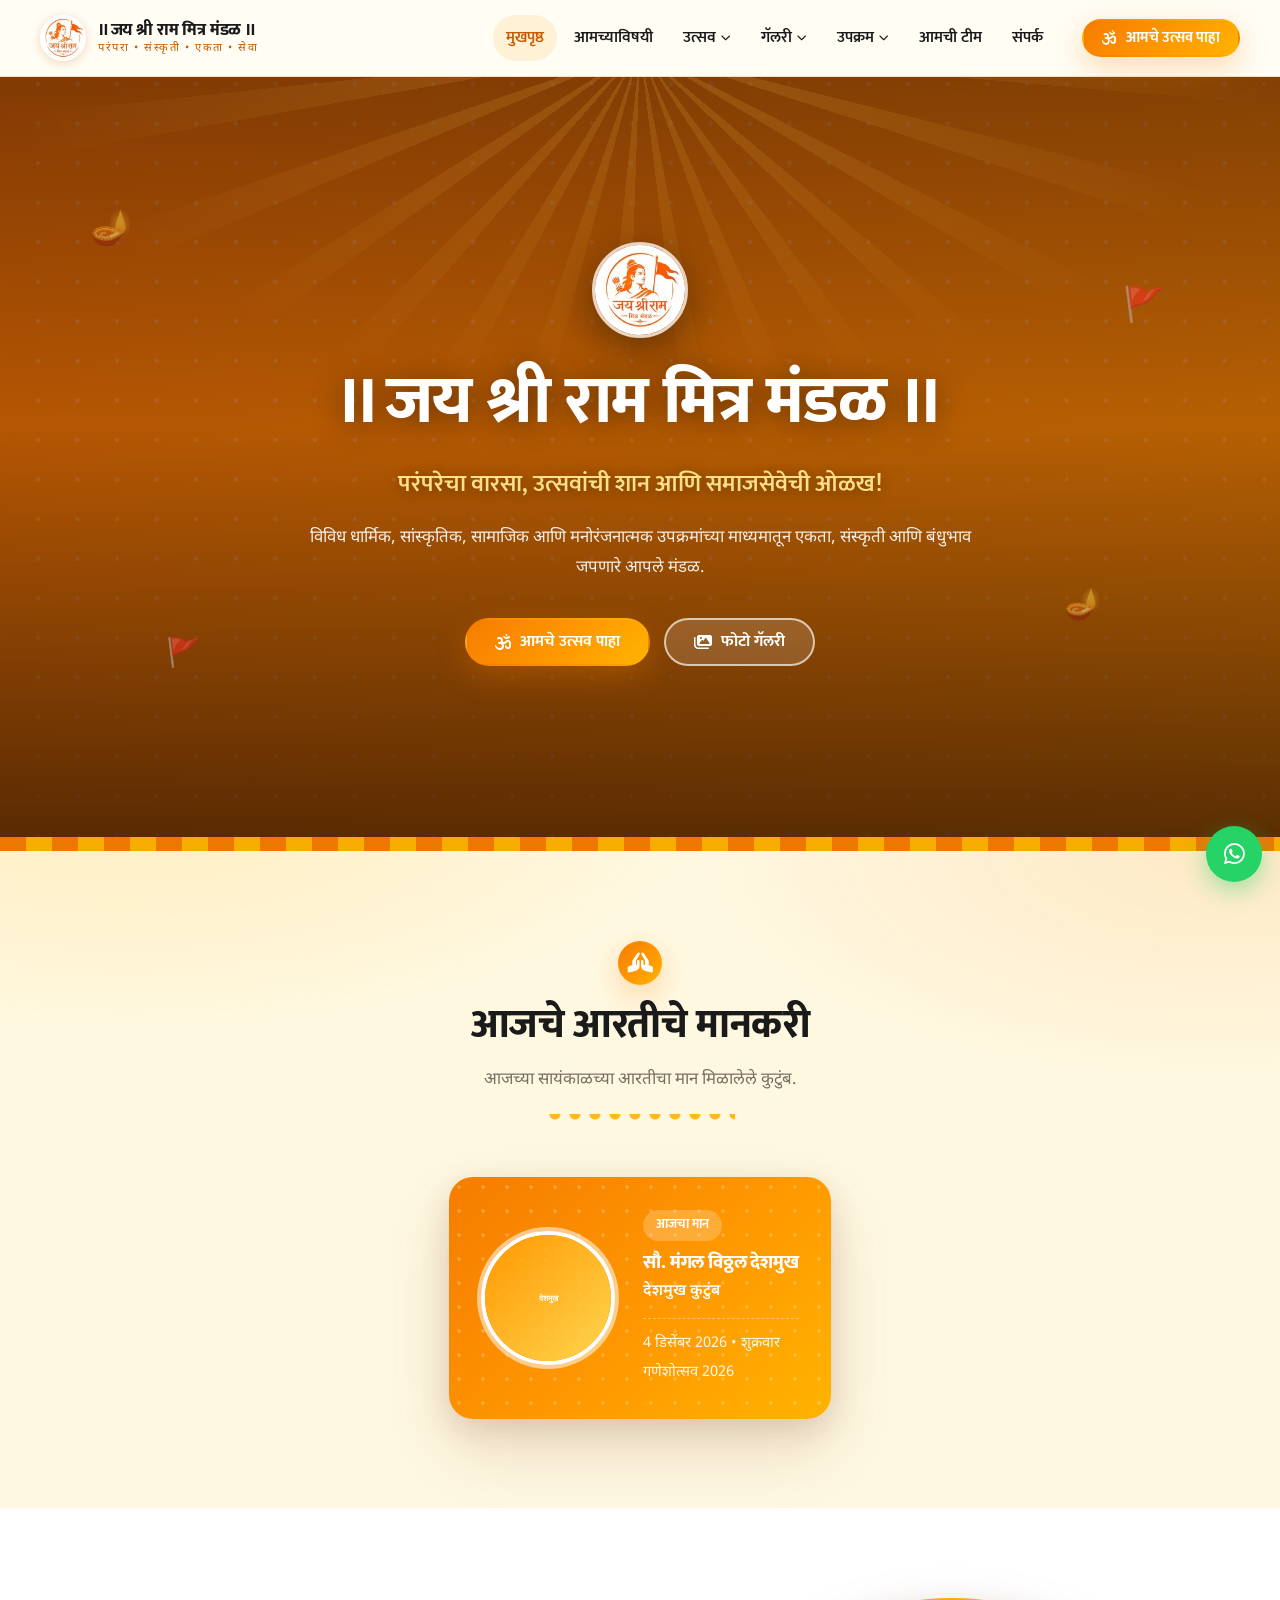
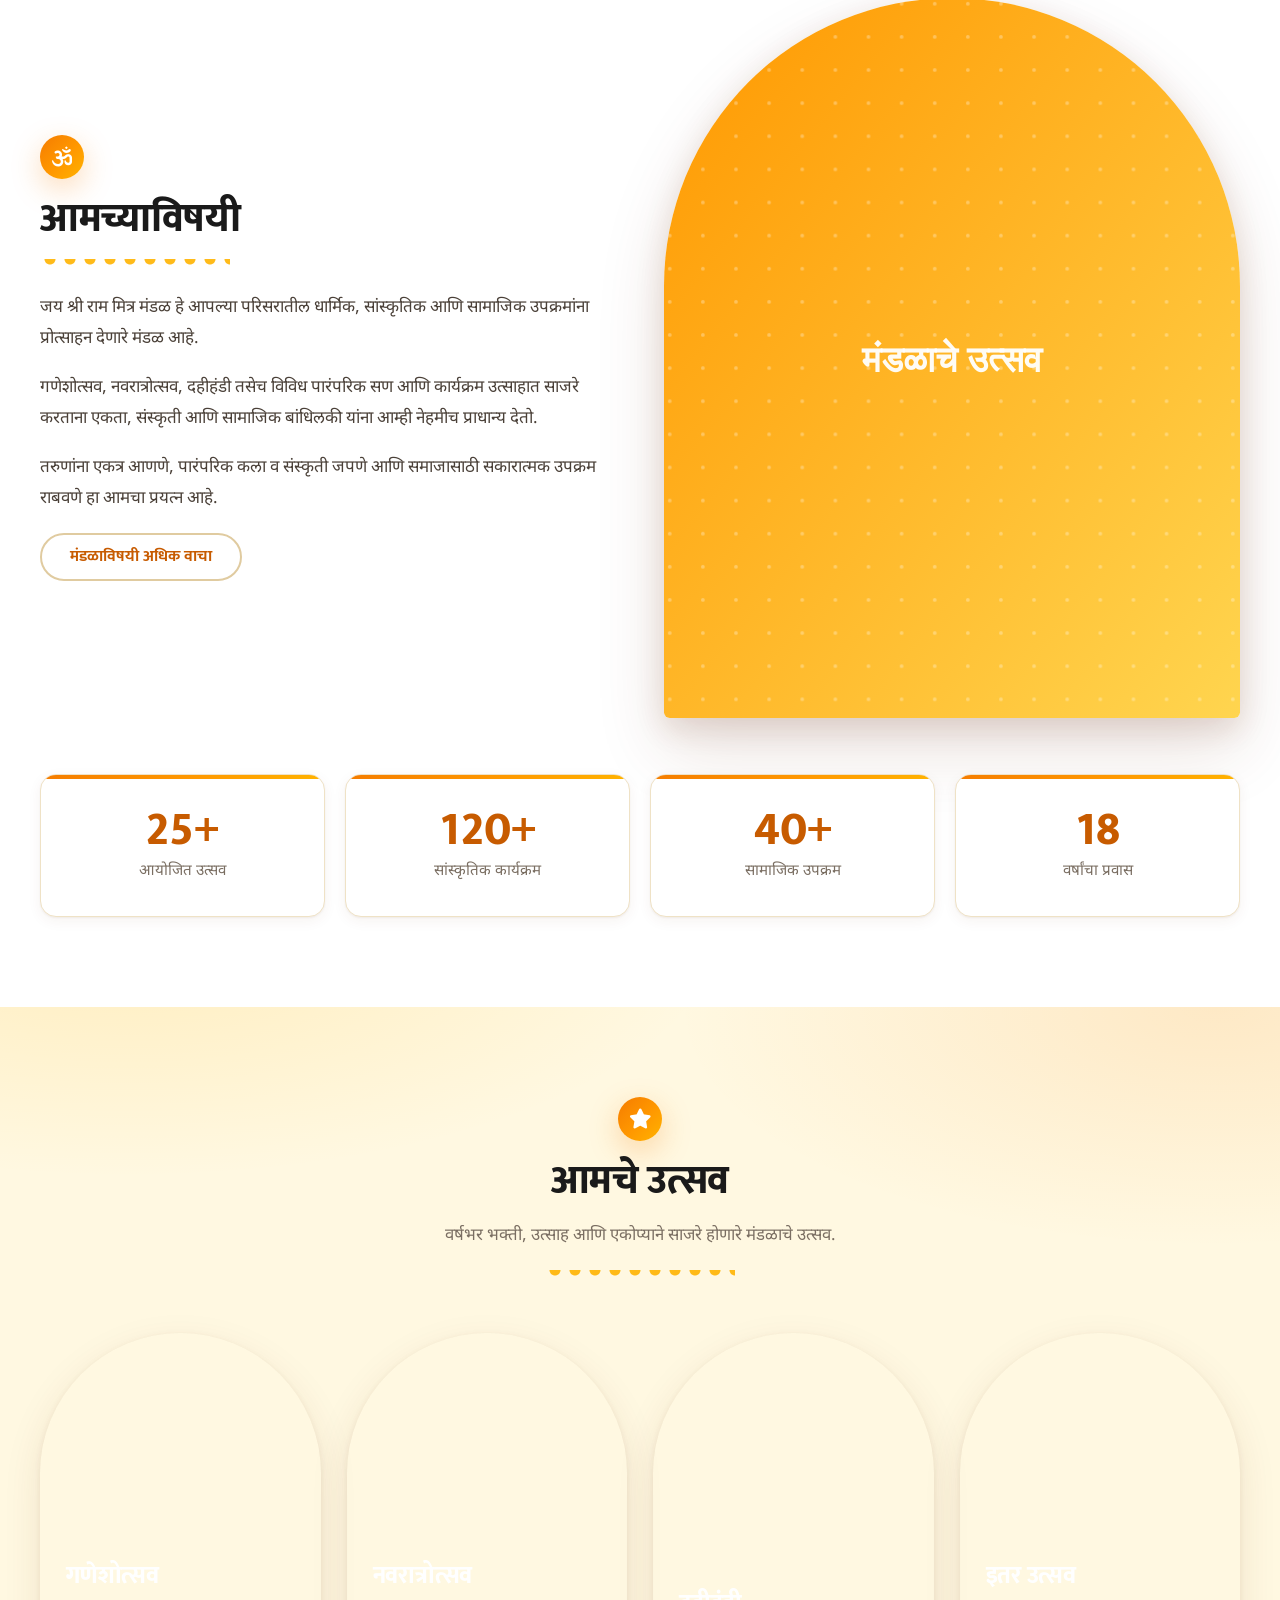
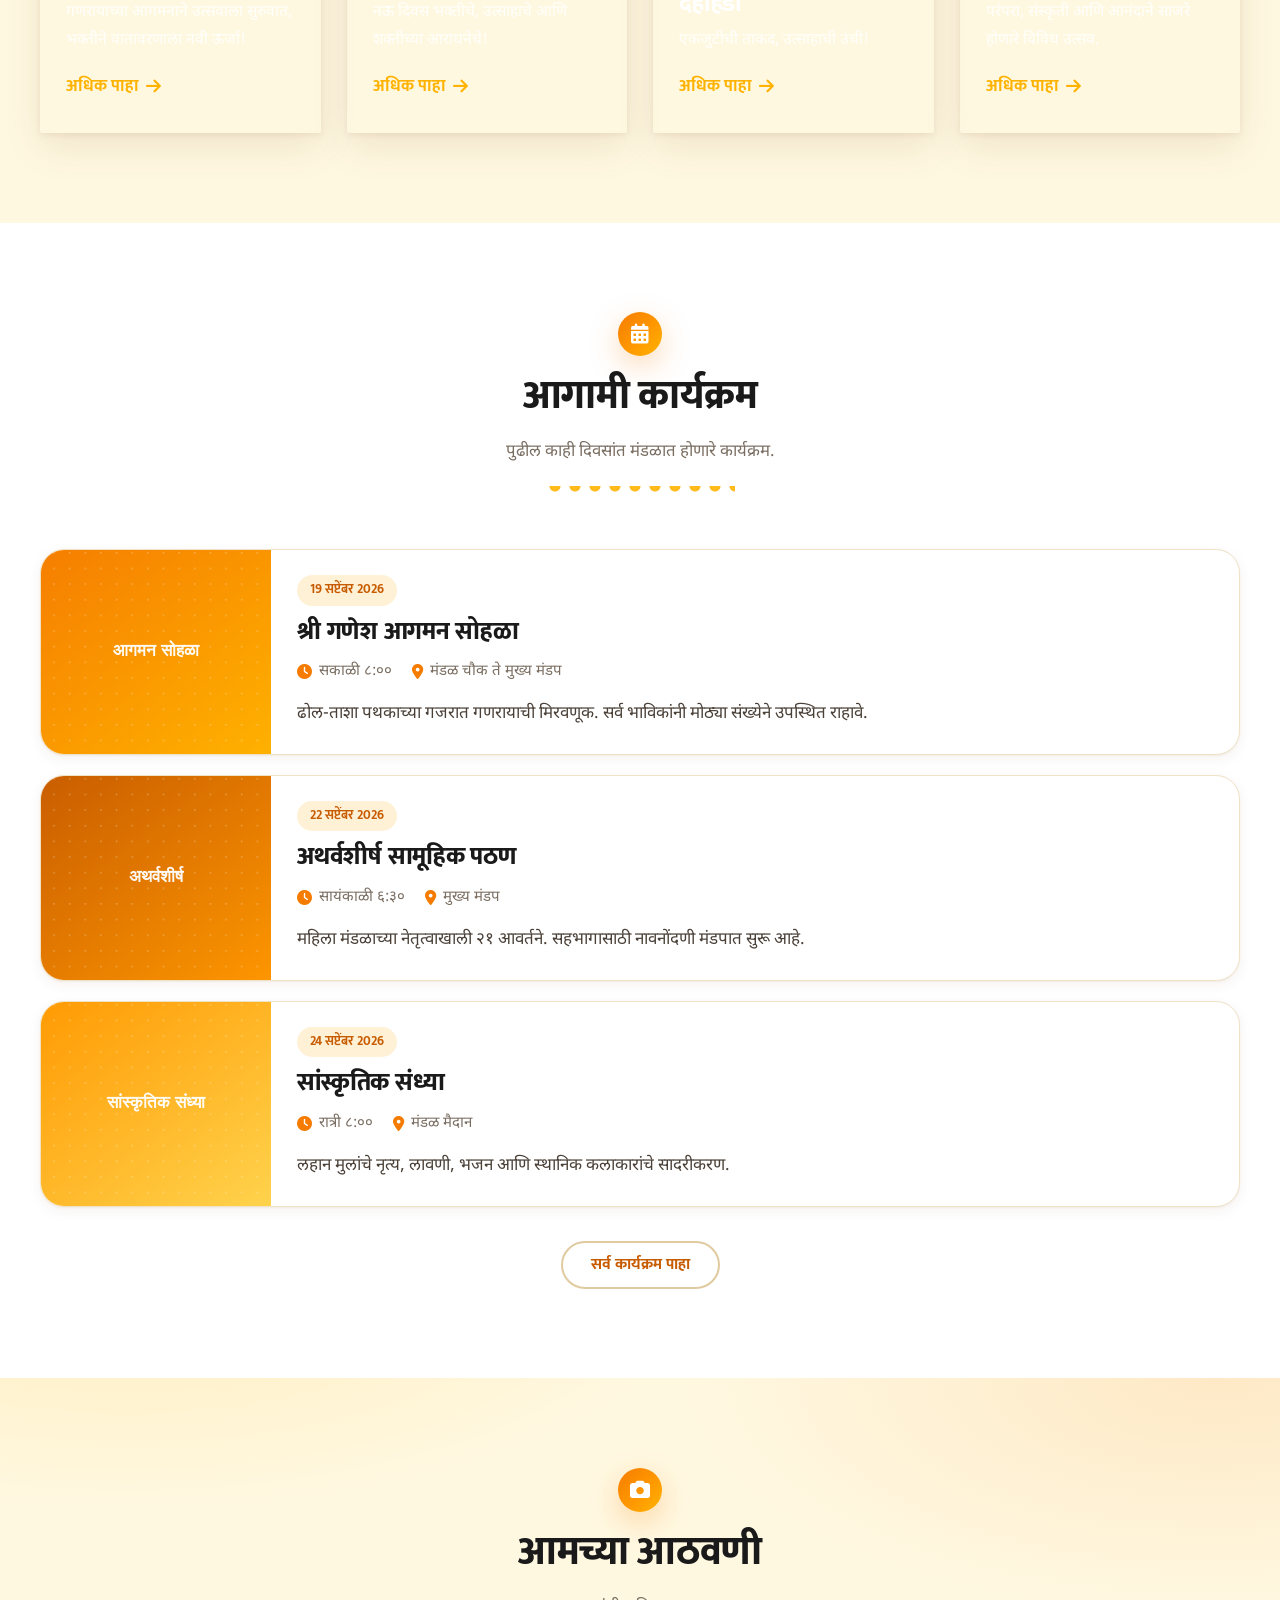
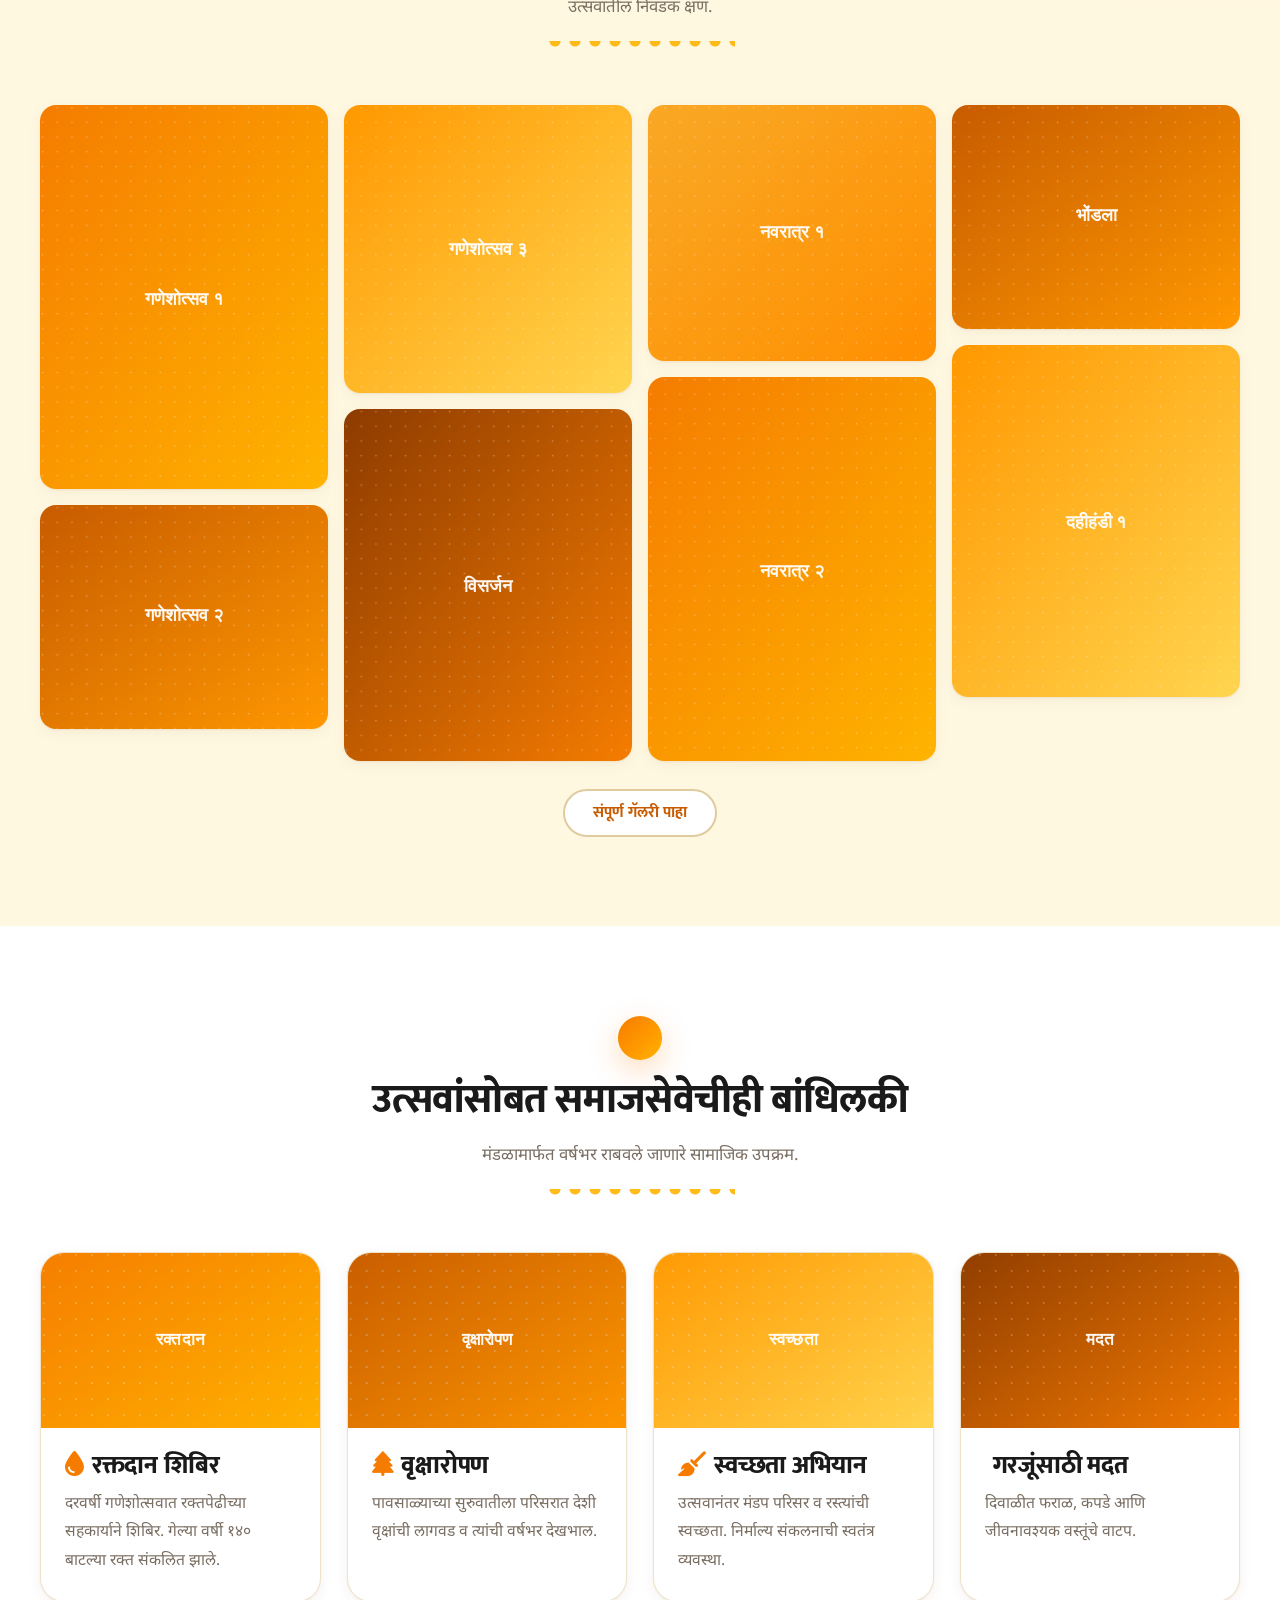
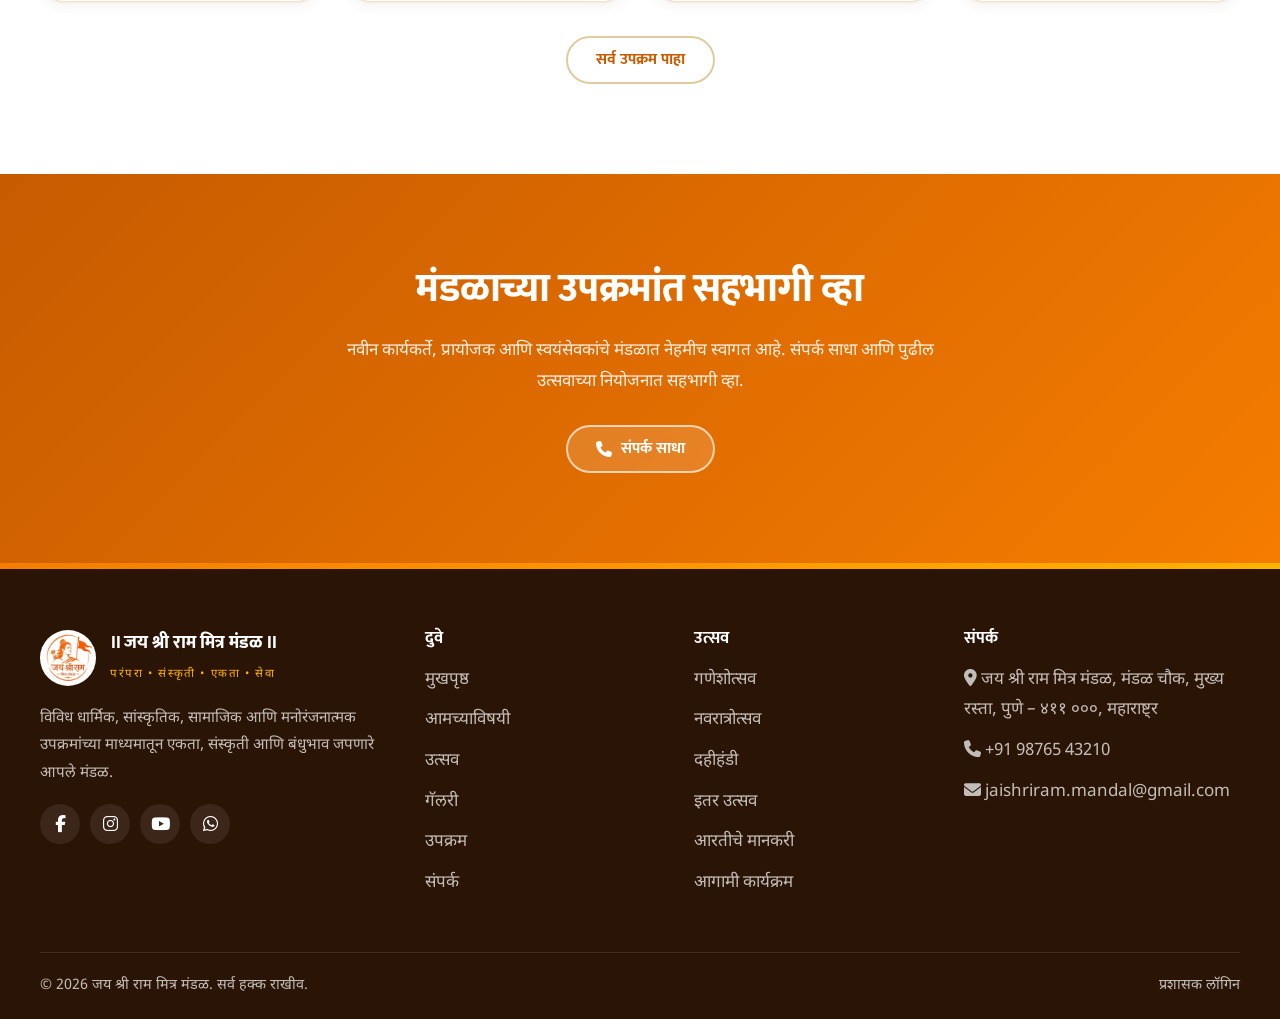
<file: index.html>
<!DOCTYPE html>
<html lang="mr">
<head>
<meta charset="UTF-8">
<meta name="viewport" content="width=device-width, initial-scale=1">
<title>जय श्री राम मित्र मंडळ | गणेशोत्सव | नवरात्रोत्सव | दहीहंडी</title>
<meta name="description" content="जय श्री राम मित्र मंडळाच्या गणेशोत्सव, नवरात्रोत्सव, दहीहंडी, सांस्कृतिक कार्यक्रम, सामाजिक उपक्रम, फोटो आणि व्हिडिओंची माहिती एका ठिकाणी.">
<meta name="keywords" content="जय श्री राम मित्र मंडळ, गणेशोत्सव, नवरात्रोत्सव, दहीहंडी, आरतीचे मानकरी, मराठी मंडळ">
<link rel="canonical" href="https://example.com/">
<meta property="og:type" content="website">
<meta property="og:locale" content="mr_IN">
<meta property="og:title" content="जय श्री राम मित्र मंडळ | परंपरा • संस्कृती • एकता • सेवा">
<meta property="og:description" content="गणेशोत्सव, नवरात्रोत्सव, दहीहंडी आणि सामाजिक उपक्रमांची संपूर्ण माहिती.">
<meta property="og:image" content="assets/img/logo.png">
<meta name="twitter:card" content="summary_large_image">
<meta name="theme-color" content="#F57C00">
<link rel="icon" href="assets/img/logo.png">
<link rel="preconnect" href="https://fonts.googleapis.com">
<link rel="preconnect" href="https://fonts.gstatic.com" crossorigin>
<link href="https://fonts.googleapis.com/css2?family=Mukta:wght@400;600;700;800&family=Noto+Sans+Devanagari:wght@400;500;600;700&display=swap" rel="stylesheet">
<link rel="stylesheet" href="https://cdnjs.cloudflare.com/ajax/libs/font-awesome/6.5.2/css/all.min.css">
<link rel="stylesheet" href="assets/css/style.css">
<script type="application/ld+json">
{
  "@context":"https://schema.org",
  "@type":"Organization",
  "name":"जय श्री राम मित्र मंडळ",
  "url":"https://example.com/",
  "logo":"https://example.com/assets/img/logo.png",
  "description":"धार्मिक, सांस्कृतिक आणि सामाजिक उपक्रम राबवणारे मराठी मंडळ.",
  "address":{"@type":"PostalAddress","addressLocality":"पुणे","addressRegion":"महाराष्ट्र","addressCountry":"IN"}
}
</script>
</head>
<body>
<header id="site-header"></header>

<!-- ================= HERO ================= -->
<section class="hero">
  <div class="hero__bg" id="heroBg"></div>
  <div class="hero__rays" aria-hidden="true"></div>
  <span class="floaty f1" aria-hidden="true">🪔</span>
  <span class="floaty f2" aria-hidden="true">🚩</span>
  <span class="floaty f3" aria-hidden="true">🚩</span>
  <span class="floaty f4" aria-hidden="true">🪔</span>

  <div class="hero__inner">
    <img class="hero__mark" src="assets/img/logo.png" alt="जय श्री राम मित्र मंडळ" width="96" height="96">
    <h1>॥ जय श्री राम मित्र मंडळ ॥</h1>
    <p class="hero__sub">परंपरेचा वारसा, उत्सवांची शान आणि समाजसेवेची ओळख!</p>
    <p class="hero__desc">विविध धार्मिक, सांस्कृतिक, सामाजिक आणि मनोरंजनात्मक उपक्रमांच्या माध्यमातून एकता, संस्कृती आणि बंधुभाव जपणारे आपले मंडळ.</p>
    <div class="hero__cta">
      <a class="btn btn-primary" href="#utsav"><i class="fa-solid fa-om"></i> आमचे उत्सव पाहा</a>
      <a class="btn btn-ghost" href="gallery.html"><i class="fa-solid fa-images"></i> फोटो गॅलरी</a>
    </div>
  </div>
  <div class="hero__strip" aria-hidden="true"></div>
</section>

<!-- ================= आजचे मानकरी ================= -->
<section class="section section--tint" id="todayStrip" hidden>
  <div class="wrap">
    <div class="shead center">
      <div class="kalash"><i class="fa-solid fa-hands-praying"></i></div>
      <h2>आजचे आरतीचे मानकरी</h2>
      <p>आजच्या सायंकाळच्या आरतीचा मान मिळालेले कुटुंब.</p>
      <div class="torana" aria-hidden="true"></div>
    </div>
    <div class="grid" id="todayBox"></div>
  </div>
</section>

<!-- ================= आमच्याविषयी ================= -->
<section class="section section--white" id="about">
  <div class="wrap">
    <div class="grid g-2" style="align-items:center;gap:48px">
      <div class="rv">
        <div class="shead left" style="margin-bottom:22px">
          <div class="kalash"><i class="fa-solid fa-om"></i></div>
          <h2>आमच्याविषयी</h2>
          <div class="torana" aria-hidden="true"></div>
        </div>
        <p id="ab1"></p>
        <p id="ab2"></p>
        <p id="ab3"></p>
        <a class="btn btn-outline" href="about.html">मंडळाविषयी अधिक वाचा</a>
      </div>
      <div class="rv" data-delay="140">
        <img id="aboutImg" src="" alt="मंडळाच्या उत्सवातील क्षण" loading="lazy"
             style="border-radius:999px 999px 20px 20px;box-shadow:var(--sh-3);width:100%;aspect-ratio:4/5;object-fit:cover">
      </div>
    </div>

    <div class="stats" style="margin-top:56px" id="statsBox"></div>
  </div>
</section>

<!-- ================= उत्सव ================= -->
<section class="section section--tint" id="utsav">
  <div class="wrap">
    <div class="shead center">
      <div class="kalash"><i class="fa-solid fa-star"></i></div>
      <h2>आमचे उत्सव</h2>
      <p>वर्षभर भक्ती, उत्साह आणि एकोप्याने साजरे होणारे मंडळाचे उत्सव.</p>
      <div class="torana" aria-hidden="true"></div>
    </div>
    <div class="grid g-4" id="festBox"></div>
  </div>
</section>

<!-- ================= आगामी कार्यक्रम ================= -->
<section class="section section--white">
  <div class="wrap">
    <div class="shead center">
      <div class="kalash"><i class="fa-solid fa-calendar-days"></i></div>
      <h2>आगामी कार्यक्रम</h2>
      <p>पुढील काही दिवसांत मंडळात होणारे कार्यक्रम.</p>
      <div class="torana" aria-hidden="true"></div>
    </div>
    <div class="grid" style="gap:20px" id="eventBox"></div>
    <div class="center" style="margin-top:34px"><a class="btn btn-outline" href="events.html">सर्व कार्यक्रम पाहा</a></div>
  </div>
</section>

<!-- ================= गॅलरी झलक ================= -->
<section class="section section--tint">
  <div class="wrap">
    <div class="shead center">
      <div class="kalash"><i class="fa-solid fa-camera"></i></div>
      <h2>आमच्या आठवणी</h2>
      <p>उत्सवांतील निवडक क्षण.</p>
      <div class="torana" aria-hidden="true"></div>
    </div>
    <div class="masonry" id="galBox"></div>
    <div class="center" style="margin-top:28px"><a class="btn btn-outline" href="gallery.html">संपूर्ण गॅलरी पाहा</a></div>
  </div>
</section>

<!-- ================= सामाजिक उपक्रम ================= -->
<section class="section section--white">
  <div class="wrap">
    <div class="shead center">
      <div class="kalash"><i class="fa-solid fa-hands-holding-heart"></i></div>
      <h2>उत्सवांसोबत समाजसेवेचीही बांधिलकी</h2>
      <p>मंडळामार्फत वर्षभर राबवले जाणारे सामाजिक उपक्रम.</p>
      <div class="torana" aria-hidden="true"></div>
    </div>
    <div class="grid g-4" id="socialBox"></div>
    <div class="center" style="margin-top:34px"><a class="btn btn-outline" href="social.html">सर्व उपक्रम पाहा</a></div>
  </div>
</section>

<!-- ================= CTA ================= -->
<section class="section" style="background:var(--grad-deep);color:#fff;text-align:center">
  <div class="wrap">
    <h2 style="color:#fff">मंडळाच्या उपक्रमांत सहभागी व्हा</h2>
    <p style="max-width:620px;margin:0 auto 28px;color:rgba(255,255,255,.9)">नवीन कार्यकर्ते, प्रायोजक आणि स्वयंसेवकांचे मंडळात नेहमीच स्वागत आहे. संपर्क साधा आणि पुढील उत्सवाच्या नियोजनात सहभागी व्हा.</p>
    <a class="btn btn-ghost" href="contact.html"><i class="fa-solid fa-phone"></i> संपर्क साधा</a>
  </div>
</section>

<footer id="site-footer"></footer>

<script src="assets/js/db.js"></script>
<script src="assets/js/app.js"></script>
<script>
(function(){
  var S = DB.settings();

  /* हिरो पार्श्वभूमी */
  document.getElementById('heroBg').style.backgroundImage =
    'url("' + DB.ph('', 1600, 900, 0) + '")';
  document.getElementById('aboutImg').src = DB.ph('मंडळाचे उत्सव', 800, 1000, 2);

  /* आमच्याविषयी मजकूर */
  document.getElementById('ab1').textContent = S.about1;
  document.getElementById('ab2').textContent = S.about2;
  document.getElementById('ab3').textContent = S.about3;

  /* आकडेवारी */
  var stats = [
    [S.stat_festivals,'आयोजित उत्सव','fa-om'],
    [S.stat_cultural,'सांस्कृतिक कार्यक्रम','fa-masks-theater'],
    [S.stat_social,'सामाजिक उपक्रम','fa-hands-holding-heart'],
    [S.stat_years,'वर्षांचा प्रवास','fa-calendar-check']
  ];
  document.getElementById('statsBox').innerHTML = stats.map(function(s,i){
    return '<div class="stat rv" data-delay="'+(i*90)+'"><b>'+esc(s[0])+'</b><span>'+esc(s[1])+'</span></div>';
  }).join('');

  /* आजचे मानकरी */
  var tm = DB.todayMankari();
  if (tm.length){
    document.getElementById('todayStrip').hidden = false;
    document.getElementById('todayBox').innerHTML = tm.map(function(m){
      return '<article class="mankari mankari--today">'+
        '<img class="mankari__pic" src="'+esc(m.photo)+'" alt="'+esc(m.family)+'" loading="lazy">'+
        '<div><span class="tag" style="background:rgba(255,255,255,.22);color:#fff">आजचा मान</span>'+
        '<h4 style="margin-top:10px">'+esc(m.name)+'</h4>'+
        '<div class="fam">'+esc(m.family)+'</div>'+
        '<div class="meta"><span>'+DB.fmtDate(m.date)+' • '+DB.dayName(m.date)+'</span>'+
        '<span>'+esc(m.festival)+' '+esc(m.year)+'</span></div></div></article>';
    }).join('');
  }

  /* उत्सव कार्ड */
  var fest = DB.list('festivals').filter(function(f){return f.featured;});
  document.getElementById('festBox').innerHTML = fest.map(function(f,i){
    return '<a class="fcard rv" data-bg="'+esc(f.image)+'" data-delay="'+(i*90)+'" href="'+esc(f.page)+'">'+
      '<h3>'+esc(f.name)+'</h3><p>'+esc(f.desc)+'</p>'+
      '<span class="link">अधिक पाहा <i class="fa-solid fa-arrow-right"></i></span></a>';
  }).join('');

  /* कार्यक्रम */
  var ev = DB.list('events').sort(function(a,b){return a.date<b.date?-1:1;}).slice(0,3);
  var eb = document.getElementById('eventBox');
  eb.innerHTML = ev.length ? ev.map(function(e,i){
    return '<article class="event rv" data-delay="'+(i*90)+'">'+
      '<div class="event__img"><img src="'+esc(e.image)+'" alt="'+esc(e.title)+'" loading="lazy"></div>'+
      '<div class="event__body"><span class="tag">'+DB.fmtDate(e.date)+'</span>'+
      '<h3 style="margin:10px 0 0">'+esc(e.title)+'</h3>'+
      '<div class="event__meta">'+
        '<span><i class="fa-solid fa-clock"></i> '+esc(e.time)+'</span>'+
        '<span><i class="fa-solid fa-location-dot"></i> '+esc(e.venue)+'</span></div>'+
      '<p>'+esc(e.desc)+'</p></div></article>';
  }).join('') : T.empty('अद्याप कार्यक्रम जाहीर झालेले नाहीत','पुढील कार्यक्रमाची माहिती लवकरच येथे प्रसिद्ध होईल.','fa-calendar-xmark');

  /* गॅलरी झलक */
  var ph = DB.list('photos').slice(0,8);
  document.getElementById('galBox').innerHTML = ph.map(function(p,i){
    return '<figure data-i="'+i+'"><img src="'+esc(p.url)+'" alt="'+esc(p.title)+'" loading="lazy">'+
      '<figcaption>'+esc(p.title)+'</figcaption></figure>';
  }).join('');
  document.getElementById('galBox').addEventListener('click', function(e){
    var f = e.target.closest('figure'); if(!f) return;
    openLightbox(ph, parseInt(f.dataset.i,10));
  });

  /* सामाजिक उपक्रम */
  document.getElementById('socialBox').innerHTML = DB.list('social_initiatives').slice(0,4).map(function(s,i){
    return '<article class="card rv" data-delay="'+(i*80)+'">'+
      '<div class="card__media"><img src="'+esc(s.image)+'" alt="'+esc(s.title)+'" loading="lazy"></div>'+
      '<div class="card__body"><h3><i class="fa-solid '+esc(s.icon)+'" style="color:var(--orange);margin-right:8px"></i>'+esc(s.title)+'</h3>'+
      '<p>'+esc(s.desc)+'</p></div></article>';
  }).join('');

  refreshUI();
})();
</script>
</body>
</html>
</file>
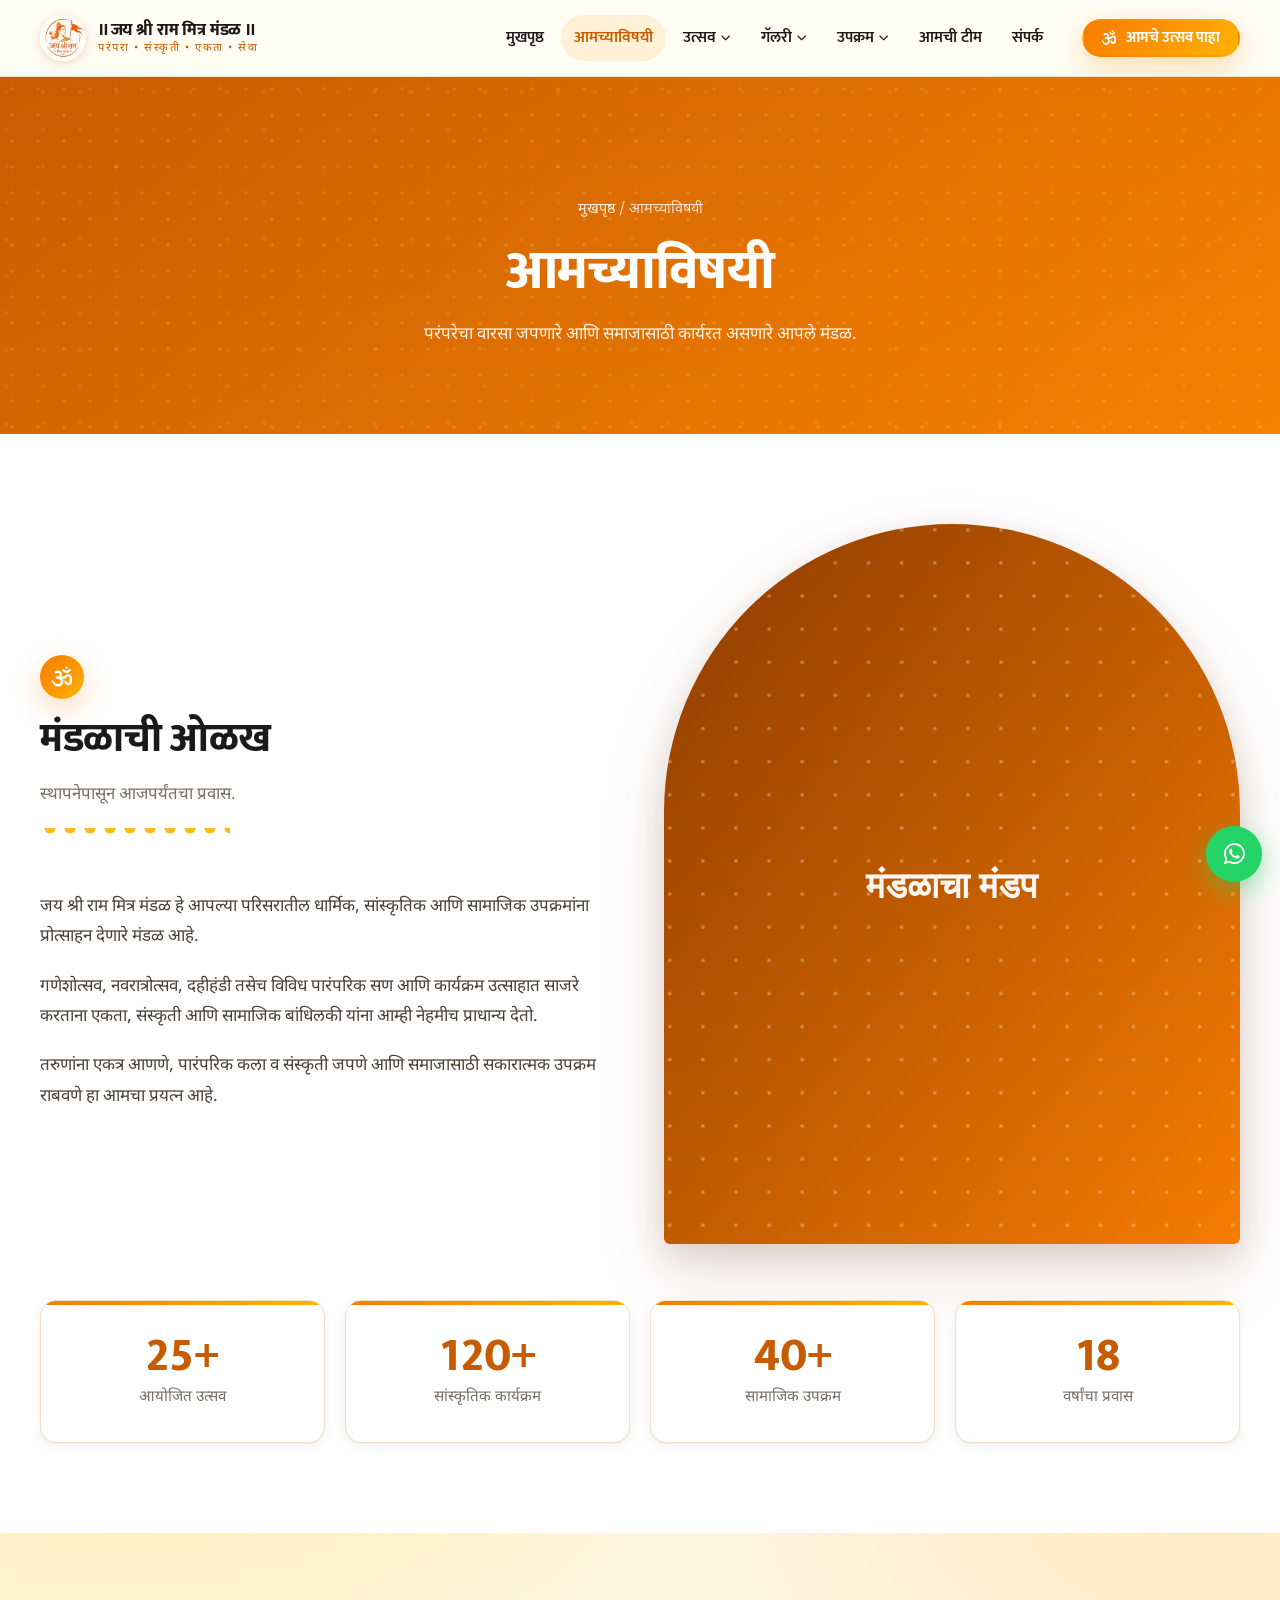
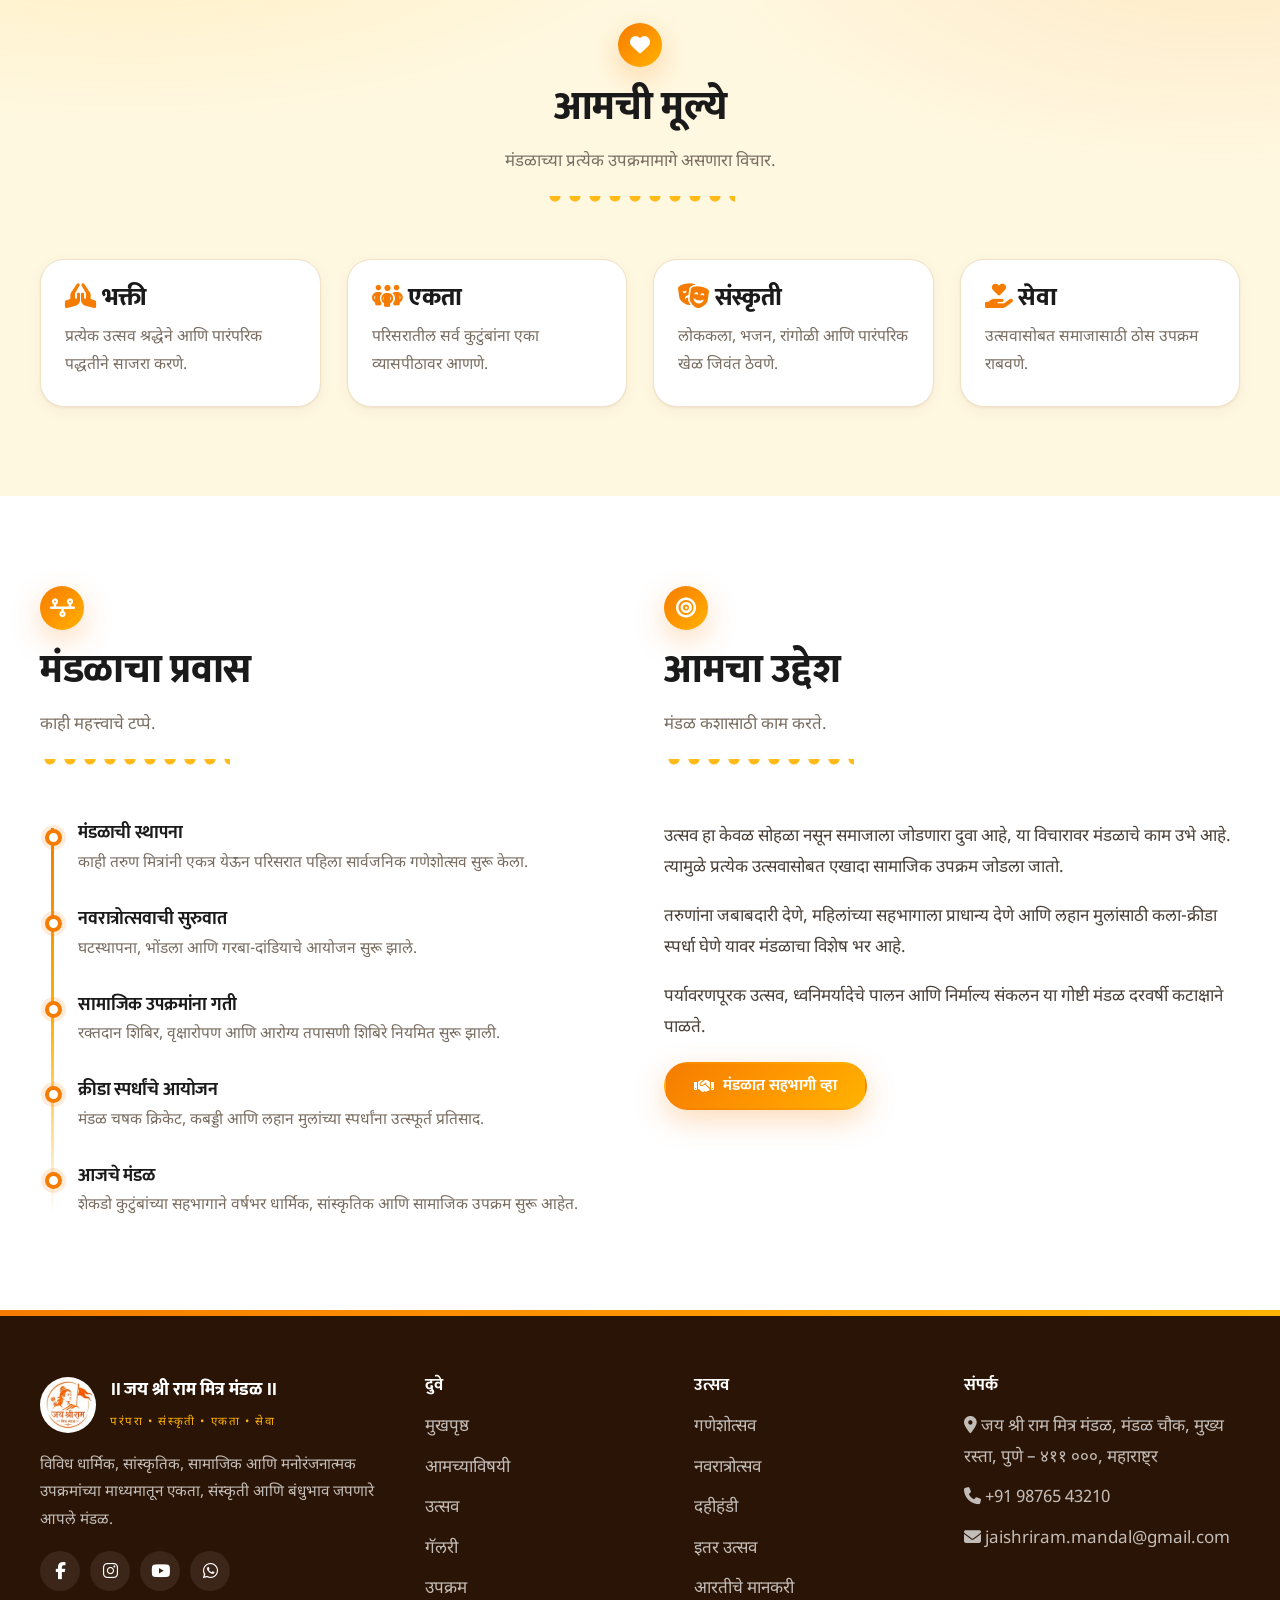
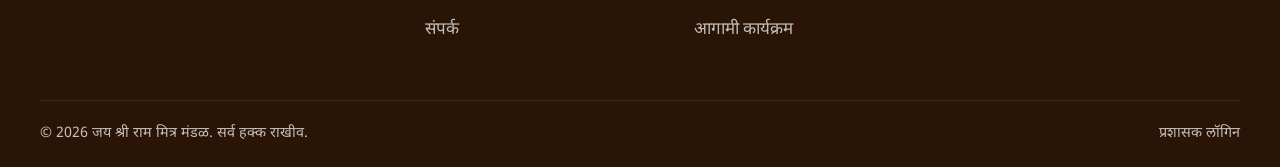
<file: about.html>
<!DOCTYPE html>
<html lang="mr">
<head>
<meta charset="UTF-8">
<meta name="viewport" content="width=device-width, initial-scale=1">
<title>आमच्याविषयी | जय श्री राम मित्र मंडळ</title>
<meta name="description" content="जय श्री राम मित्र मंडळाची ओळख, उद्देश, मूल्ये आणि आजवरचा प्रवास.">
<link rel="canonical" href="https://example.com/about.html">
<meta property="og:type" content="website">
<meta property="og:locale" content="mr_IN">
<meta property="og:title" content="आमच्याविषयी | जय श्री राम मित्र मंडळ">
<meta property="og:description" content="जय श्री राम मित्र मंडळाची ओळख, उद्देश, मूल्ये आणि आजवरचा प्रवास.">
<meta property="og:image" content="assets/img/logo.png">
<meta name="theme-color" content="#F57C00">
<link rel="icon" href="assets/img/logo.png">
<link rel="preconnect" href="https://fonts.googleapis.com">
<link rel="preconnect" href="https://fonts.gstatic.com" crossorigin>
<link href="https://fonts.googleapis.com/css2?family=Mukta:wght@400;600;700;800&family=Noto+Sans+Devanagari:wght@400;500;600;700&display=swap" rel="stylesheet">
<link rel="stylesheet" href="https://cdnjs.cloudflare.com/ajax/libs/font-awesome/6.5.2/css/all.min.css">
<link rel="stylesheet" href="assets/css/style.css">
</head>
<body>
<header id="site-header"></header>

<section class="pbanner">
  <div class="pbanner__img" id="pbImg"></div>
  <div class="wrap">
    <nav class="crumbs" aria-label="breadcrumb"><a href="index.html">मुखपृष्ठ</a> / आमच्याविषयी</nav>
    <h1>आमच्याविषयी</h1>
    <p>परंपरेचा वारसा जपणारे आणि समाजासाठी कार्यरत असणारे आपले मंडळ.</p>
  </div>
</section>

<section class="section section--white">
  <div class="wrap">
    <div class="grid g-2" style="align-items:center;gap:48px">
      <div class="rv">
        <div class="shead left"><div class="kalash"><i class="fa-solid fa-om"></i></div><h2>मंडळाची ओळख</h2><p>स्थापनेपासून आजपर्यंतचा प्रवास.</p><div class="torana" aria-hidden="true"></div></div>
        <p id="ab1"></p><p id="ab2"></p><p id="ab3"></p>
      </div>
      <div class="rv" data-delay="140">
        <img id="abImg" src="" alt="मंडळाचा मंडप" loading="lazy"
             style="border-radius:999px 999px 20px 20px;box-shadow:var(--sh-3);width:100%;aspect-ratio:4/5;object-fit:cover">
      </div>
    </div>
    <div class="stats" style="margin-top:56px" id="statsBox"></div>
  </div>
</section>

<section class="section section--tint">
  <div class="wrap">
    <div class="shead"><div class="kalash"><i class="fa-solid fa-heart"></i></div><h2>आमची मूल्ये</h2><p>मंडळाच्या प्रत्येक उपक्रमामागे असणारा विचार.</p><div class="torana" aria-hidden="true"></div></div>
    <div class="grid g-4">
      <article class="card rv"><div class="card__body"><h3><i class="fa-solid fa-hands-praying" style="color:var(--orange)"></i> भक्ती</h3><p>प्रत्येक उत्सव श्रद्धेने आणि पारंपरिक पद्धतीने साजरा करणे.</p></div></article>
      <article class="card rv" data-delay="80"><div class="card__body"><h3><i class="fa-solid fa-people-group" style="color:var(--orange)"></i> एकता</h3><p>परिसरातील सर्व कुटुंबांना एका व्यासपीठावर आणणे.</p></div></article>
      <article class="card rv" data-delay="160"><div class="card__body"><h3><i class="fa-solid fa-masks-theater" style="color:var(--orange)"></i> संस्कृती</h3><p>लोककला, भजन, रांगोळी आणि पारंपरिक खेळ जिवंत ठेवणे.</p></div></article>
      <article class="card rv" data-delay="240"><div class="card__body"><h3><i class="fa-solid fa-hand-holding-heart" style="color:var(--orange)"></i> सेवा</h3><p>उत्सवासोबत समाजासाठी ठोस उपक्रम राबवणे.</p></div></article>
    </div>
  </div>
</section>

<section class="section section--white">
  <div class="wrap grid g-2" style="gap:48px;align-items:start">
    <div class="rv">
      <div class="shead left"><div class="kalash"><i class="fa-solid fa-timeline"></i></div><h2>मंडळाचा प्रवास</h2><p>काही महत्त्वाचे टप्पे.</p><div class="torana" aria-hidden="true"></div></div>
      <ul class="tl">
        <li><h4>मंडळाची स्थापना</h4><p>काही तरुण मित्रांनी एकत्र येऊन परिसरात पहिला सार्वजनिक गणेशोत्सव सुरू केला.</p></li>
        <li><h4>नवरात्रोत्सवाची सुरुवात</h4><p>घटस्थापना, भोंडला आणि गरबा-दांडियाचे आयोजन सुरू झाले.</p></li>
        <li><h4>सामाजिक उपक्रमांना गती</h4><p>रक्तदान शिबिर, वृक्षारोपण आणि आरोग्य तपासणी शिबिरे नियमित सुरू झाली.</p></li>
        <li><h4>क्रीडा स्पर्धांचे आयोजन</h4><p>मंडळ चषक क्रिकेट, कबड्डी आणि लहान मुलांच्या स्पर्धांना उत्स्फूर्त प्रतिसाद.</p></li>
        <li><h4>आजचे मंडळ</h4><p>शेकडो कुटुंबांच्या सहभागाने वर्षभर धार्मिक, सांस्कृतिक आणि सामाजिक उपक्रम सुरू आहेत.</p></li>
      </ul>
    </div>
    <div class="rv" data-delay="120">
      <div class="shead left"><div class="kalash"><i class="fa-solid fa-bullseye"></i></div><h2>आमचा उद्देश</h2><p>मंडळ कशासाठी काम करते.</p><div class="torana" aria-hidden="true"></div></div>
      <p>उत्सव हा केवळ सोहळा नसून समाजाला जोडणारा दुवा आहे, या विचारावर मंडळाचे काम उभे आहे. त्यामुळे प्रत्येक उत्सवासोबत एखादा सामाजिक उपक्रम जोडला जातो.</p>
      <p>तरुणांना जबाबदारी देणे, महिलांच्या सहभागाला प्राधान्य देणे आणि लहान मुलांसाठी कला-क्रीडा स्पर्धा घेणे यावर मंडळाचा विशेष भर आहे.</p>
      <p>पर्यावरणपूरक उत्सव, ध्वनिमर्यादेचे पालन आणि निर्माल्य संकलन या गोष्टी मंडळ दरवर्षी कटाक्षाने पाळते.</p>
      <a class="btn btn-primary" href="contact.html"><i class="fa-solid fa-handshake"></i> मंडळात सहभागी व्हा</a>
    </div>
  </div>
</section>
<footer id="site-footer"></footer>
<script src="assets/js/db.js"></script>
<script src="assets/js/app.js"></script>
<script>
document.getElementById('pbImg').style.backgroundImage='url("'+DB.ph('',1600,700,1)+'")';

var S = DB.settings();
document.getElementById('abImg').src = DB.ph('मंडळाचा मंडप',800,1000,3);
document.getElementById('ab1').textContent=S.about1;
document.getElementById('ab2').textContent=S.about2;
document.getElementById('ab3').textContent=S.about3;
var stats=[[S.stat_festivals,'आयोजित उत्सव'],[S.stat_cultural,'सांस्कृतिक कार्यक्रम'],[S.stat_social,'सामाजिक उपक्रम'],[S.stat_years,'वर्षांचा प्रवास']];
document.getElementById('statsBox').innerHTML=stats.map(function(s,i){return '<div class="stat rv" data-delay="'+(i*90)+'"><b>'+esc(s[0])+'</b><span>'+esc(s[1])+'</span></div>';}).join('');
refreshUI();

</script>
</body>
</html>
</file>
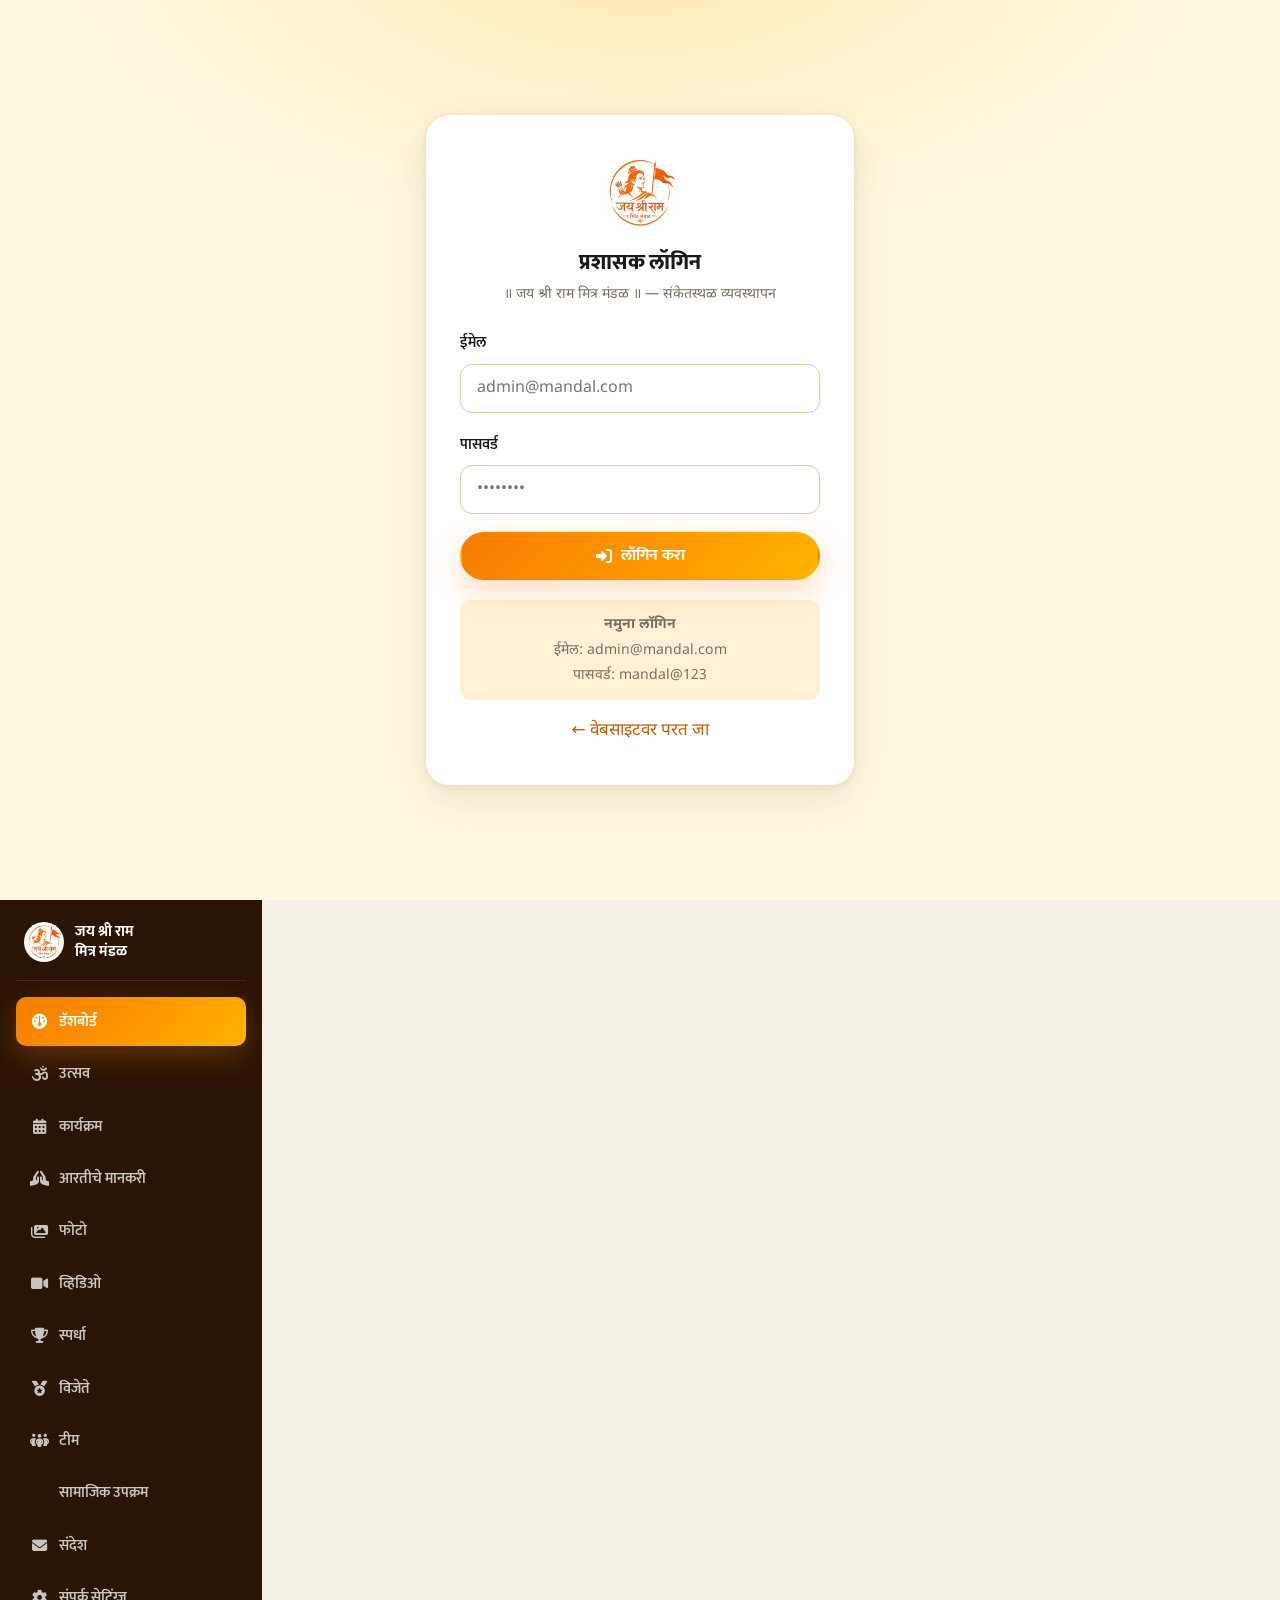
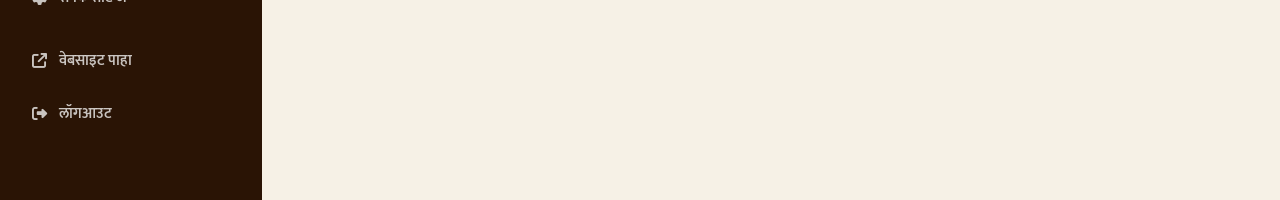
<file: admin.html>
<!DOCTYPE html>
<html lang="mr">
<head>
<meta charset="UTF-8">
<meta name="viewport" content="width=device-width, initial-scale=1">
<title>प्रशासक पॅनेल | जय श्री राम मित्र मंडळ</title>
<meta name="robots" content="noindex, nofollow">
<link rel="icon" href="assets/img/logo.png">
<link rel="preconnect" href="https://fonts.googleapis.com">
<link rel="preconnect" href="https://fonts.gstatic.com" crossorigin>
<link href="https://fonts.googleapis.com/css2?family=Mukta:wght@400;600;700;800&family=Noto+Sans+Devanagari:wght@400;500;600;700&display=swap" rel="stylesheet">
<link rel="stylesheet" href="https://cdnjs.cloudflare.com/ajax/libs/font-awesome/6.5.2/css/all.min.css">
<link rel="stylesheet" href="assets/css/style.css">
</head>
<body class="admin-body">

<!-- ================= लॉगिन ================= -->
<div class="login-wrap" id="loginView">
  <div class="login-card">
    <img src="assets/img/logo.png" alt="जय श्री राम मित्र मंडळ" width="80" height="80">
    <h2 style="font-size:1.35rem;margin-bottom:4px">प्रशासक लॉगिन</h2>
    <p class="note">॥ जय श्री राम मित्र मंडळ ॥ — संकेतस्थळ व्यवस्थापन</p>

    <div class="alert alert-bad" id="loginErr">ईमेल किंवा पासवर्ड चुकीचा आहे. पुन्हा प्रयत्न करा.</div>

    <form id="loginForm" novalidate>
      <div class="field"><label for="le">ईमेल</label>
        <input id="le" type="email" placeholder="admin@mandal.com" autocomplete="username"></div>
      <div class="field"><label for="lp">पासवर्ड</label>
        <input id="lp" type="password" placeholder="••••••••" autocomplete="current-password"></div>
      <button class="btn btn-primary btn-block" type="submit"><i class="fa-solid fa-right-to-bracket"></i> लॉगिन करा</button>
    </form>

    <p class="note" style="margin-top:20px;background:#FFF1D6;padding:12px;border-radius:10px">
      <b>नमुना लॉगिन</b><br>ईमेल: admin@mandal.com<br>पासवर्ड: mandal@123
    </p>
    <p style="margin-top:16px"><a href="index.html">&larr; वेबसाइटवर परत जा</a></p>
  </div>
</div>

<!-- ================= डॅशबोर्ड ================= -->
<div class="adm" id="adminView" hidden>
  <aside class="aside" id="aside">
    <div class="abrand">
      <img src="assets/img/logo.png" alt="" width="40" height="40">
      <b>जय श्री राम<br>मित्र मंडळ</b>
    </div>
    <nav id="anav">
      <a href="#" data-v="dash" class="on"><i class="fa-solid fa-gauge"></i> डॅशबोर्ड</a>
      <a href="#" data-v="festivals"><i class="fa-solid fa-om"></i> उत्सव</a>
      <a href="#" data-v="events"><i class="fa-solid fa-calendar-days"></i> कार्यक्रम</a>
      <a href="#" data-v="mankari"><i class="fa-solid fa-hands-praying"></i> आरतीचे मानकरी</a>
      <a href="#" data-v="photos"><i class="fa-solid fa-images"></i> फोटो</a>
      <a href="#" data-v="videos"><i class="fa-solid fa-video"></i> व्हिडिओ</a>
      <a href="#" data-v="competitions"><i class="fa-solid fa-trophy"></i> स्पर्धा</a>
      <a href="#" data-v="winners"><i class="fa-solid fa-medal"></i> विजेते</a>
      <a href="#" data-v="team"><i class="fa-solid fa-people-group"></i> टीम</a>
      <a href="#" data-v="social"><i class="fa-solid fa-hands-holding-heart"></i> सामाजिक उपक्रम</a>
      <a href="#" data-v="messages"><i class="fa-solid fa-envelope"></i> संदेश</a>
      <a href="#" data-v="settings"><i class="fa-solid fa-gear"></i> संपर्क सेटिंग्ज</a>
      <a href="index.html" style="margin-top:14px"><i class="fa-solid fa-arrow-up-right-from-square"></i> वेबसाइट पाहा</a>
      <a href="#" id="logout"><i class="fa-solid fa-right-from-bracket"></i> लॉगआउट</a>
    </nav>
  </aside>

  <main class="amain">
    <div class="abar"><button id="mburger" aria-label="मेनू"><i class="fa-solid fa-bars"></i></button>
      <b style="font-family:Mukta,sans-serif">प्रशासक पॅनेल</b></div>
    <div id="view"></div>
  </main>
</div>

<!-- मोडल -->
<div class="modal" id="modal">
  <div class="modal__box">
    <div class="modal__h"><h3 id="mTitle">नोंद</h3><button type="button" id="mX" aria-label="बंद करा">&times;</button></div>
    <div class="modal__b"><form id="mForm"></form></div>
    <div class="modal__f">
      <button class="btn btn-outline btn-sm" type="button" id="mCancel">रद्द करा</button>
      <button class="btn btn-primary btn-sm" type="button" id="mSave">जतन करा</button>
    </div>
  </div>
</div>

<div class="toast" id="toast"></div>

<script src="assets/js/db.js"></script>
<script src="assets/js/admin.js"></script>
</body>
</html>
</file>
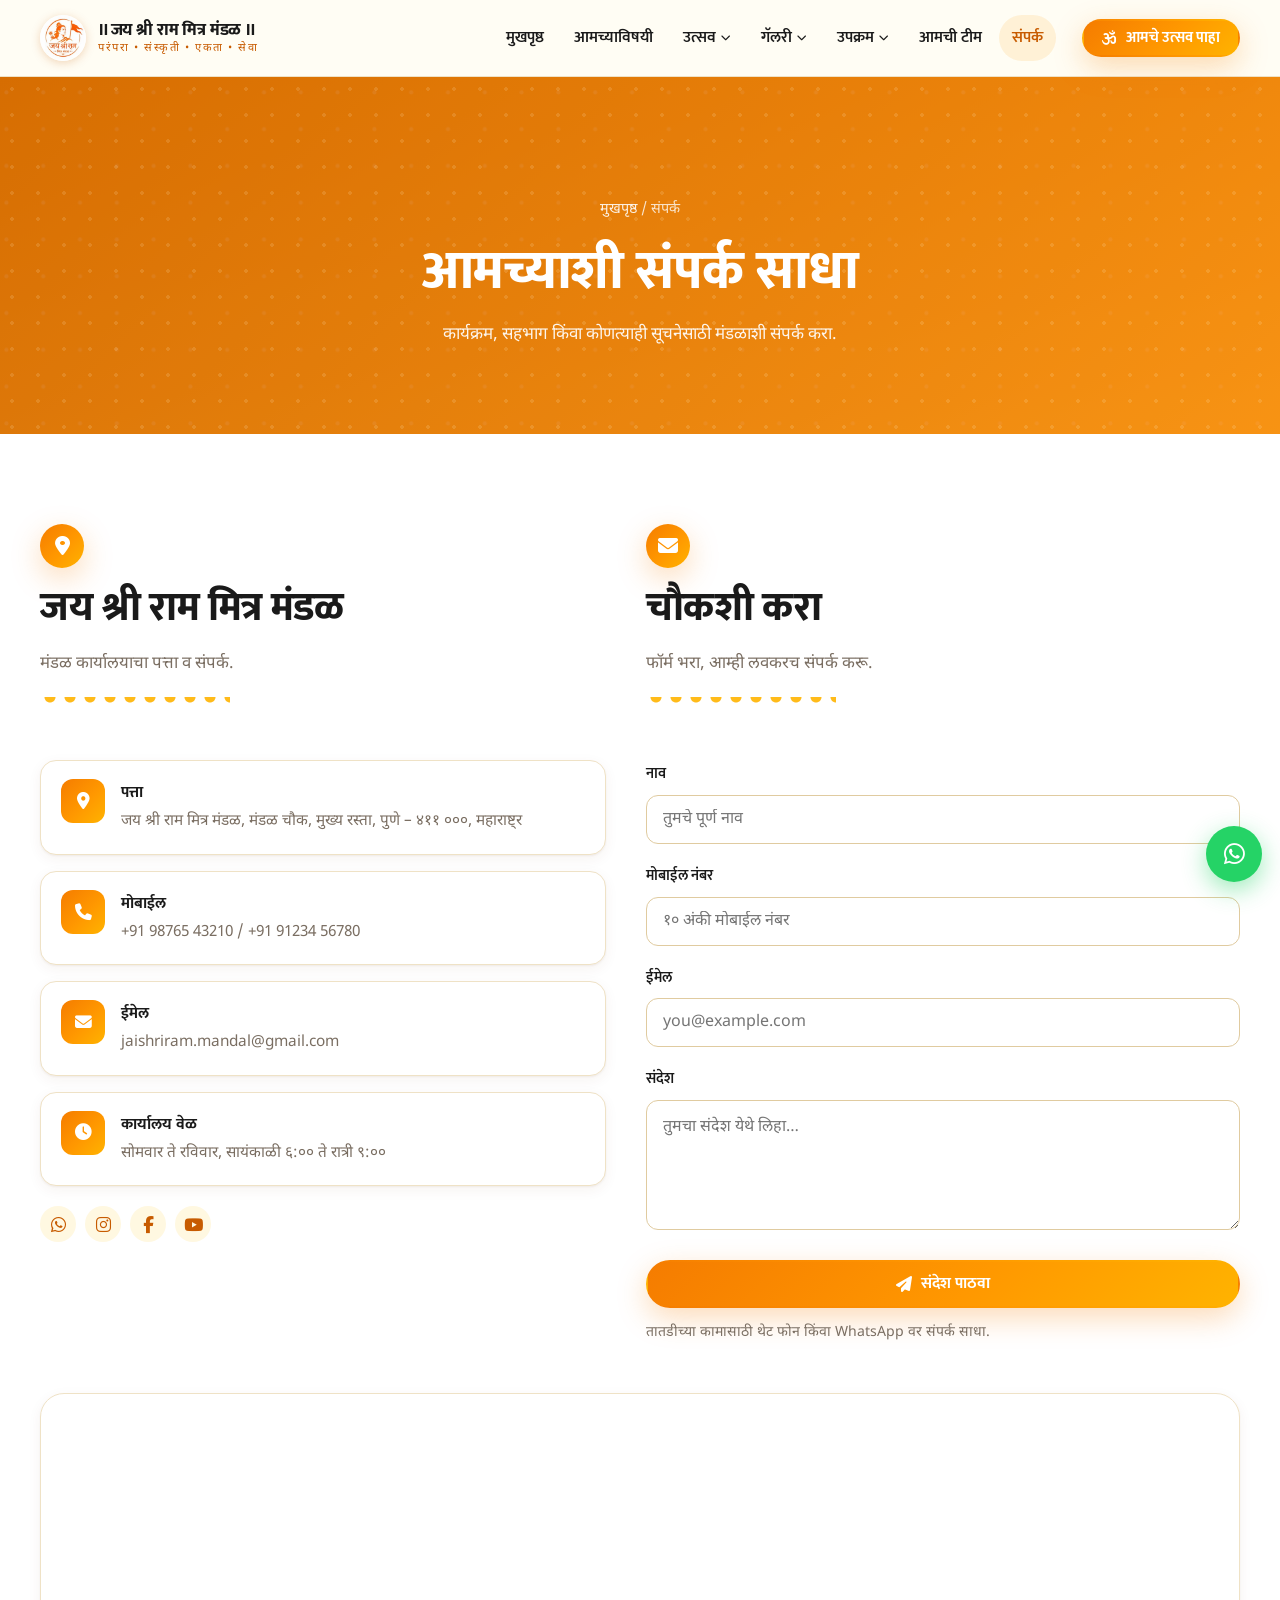
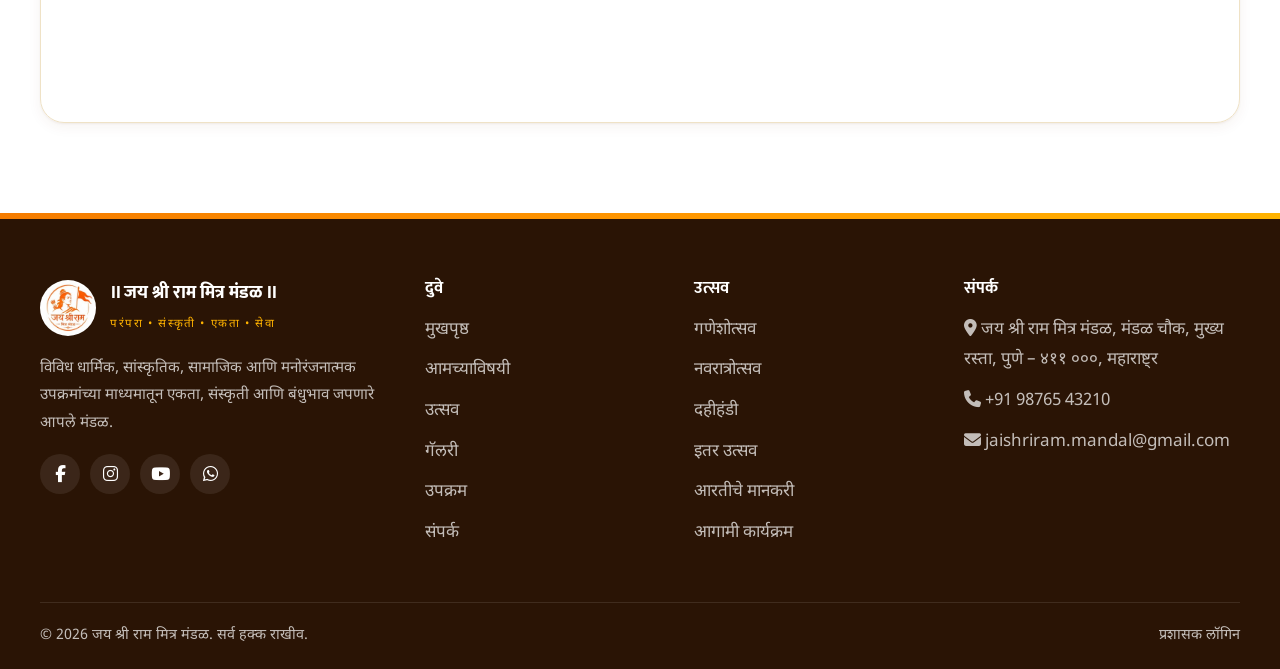
<file: contact.html>
<!DOCTYPE html>
<html lang="mr">
<head>
<meta charset="UTF-8">
<meta name="viewport" content="width=device-width, initial-scale=1">
<title>संपर्क | जय श्री राम मित्र मंडळ</title>
<meta name="description" content="जय श्री राम मित्र मंडळाचा पत्ता, मोबाईल नंबर, ईमेल आणि चौकशी फॉर्म.">
<link rel="canonical" href="https://example.com/contact.html">
<meta property="og:type" content="website">
<meta property="og:locale" content="mr_IN">
<meta property="og:title" content="संपर्क | जय श्री राम मित्र मंडळ">
<meta property="og:description" content="जय श्री राम मित्र मंडळाचा पत्ता, मोबाईल नंबर, ईमेल आणि चौकशी फॉर्म.">
<meta property="og:image" content="assets/img/logo.png">
<meta name="theme-color" content="#F57C00">
<link rel="icon" href="assets/img/logo.png">
<link rel="preconnect" href="https://fonts.googleapis.com">
<link rel="preconnect" href="https://fonts.gstatic.com" crossorigin>
<link href="https://fonts.googleapis.com/css2?family=Mukta:wght@400;600;700;800&family=Noto+Sans+Devanagari:wght@400;500;600;700&display=swap" rel="stylesheet">
<link rel="stylesheet" href="https://cdnjs.cloudflare.com/ajax/libs/font-awesome/6.5.2/css/all.min.css">
<link rel="stylesheet" href="assets/css/style.css">
</head>
<body>
<header id="site-header"></header>

<section class="pbanner">
  <div class="pbanner__img" id="pbImg"></div>
  <div class="wrap">
    <nav class="crumbs" aria-label="breadcrumb"><a href="index.html">मुखपृष्ठ</a> / संपर्क</nav>
    <h1>आमच्याशी संपर्क साधा</h1>
    <p>कार्यक्रम, सहभाग किंवा कोणत्याही सूचनेसाठी मंडळाशी संपर्क करा.</p>
  </div>
</section>

<section class="section section--white"><div class="wrap">
<div class="contact-grid">
  <div class="rv">
    <div class="shead left"><div class="kalash"><i class="fa-solid fa-location-dot"></i></div><h2>जय श्री राम मित्र मंडळ</h2><p>मंडळ कार्यालयाचा पत्ता व संपर्क.</p><div class="torana" aria-hidden="true"></div></div>
    <div class="cinfo" id="cinfo"></div>
    <div class="socials" style="justify-content:flex-start;margin-top:20px" id="csoc"></div>
  </div>

  <div class="rv" data-delay="120">
    <div class="shead left"><div class="kalash"><i class="fa-solid fa-envelope"></i></div><h2>चौकशी करा</h2><p>फॉर्म भरा, आम्ही लवकरच संपर्क करू.</p><div class="torana" aria-hidden="true"></div></div>
    <div class="alert alert-ok" id="okMsg">धन्यवाद! तुमचा संदेश मंडळापर्यंत पोहोचला आहे. आम्ही लवकरच संपर्क साधू.</div>
    <form id="cform" novalidate>
      <div class="field" id="f-name"><label for="name">नाव</label>
        <input id="name" name="name" type="text" placeholder="तुमचे पूर्ण नाव" autocomplete="name">
        <span class="err">कृपया तुमचे नाव लिहा (किमान २ अक्षरे).</span></div>
      <div class="field" id="f-phone"><label for="phone">मोबाईल नंबर</label>
        <input id="phone" name="phone" type="tel" placeholder="१० अंकी मोबाईल नंबर" autocomplete="tel" inputmode="numeric">
        <span class="err">कृपया १० अंकी वैध मोबाईल नंबर लिहा.</span></div>
      <div class="field" id="f-email"><label for="email">ईमेल</label>
        <input id="email" name="email" type="email" placeholder="you@example.com" autocomplete="email">
        <span class="err">कृपया वैध ईमेल पत्ता लिहा.</span></div>
      <div class="field" id="f-msg"><label for="msg">संदेश</label>
        <textarea id="msg" name="msg" placeholder="तुमचा संदेश येथे लिहा…"></textarea>
        <span class="err">कृपया किमान १० अक्षरांचा संदेश लिहा.</span></div>
      <button class="btn btn-primary btn-block" type="submit"><i class="fa-solid fa-paper-plane"></i> संदेश पाठवा</button>
      <p class="note" style="margin-top:12px">तातडीच्या कामासाठी थेट फोन किंवा WhatsApp वर संपर्क साधा.</p>
    </form>
  </div>
</div>

<div class="map rv" style="margin-top:48px" id="mapBox"></div>
</div></section>
<footer id="site-footer"></footer>
<script src="assets/js/db.js"></script>
<script src="assets/js/app.js"></script>
<script>
document.getElementById('pbImg').style.backgroundImage='url("'+DB.ph('',1600,700,2)+'")';

var S=DB.settings();
document.getElementById('cinfo').innerHTML=[
 ['fa-location-dot','पत्ता',S.address],
 ['fa-phone','मोबाईल',S.phone+(S.phone2?' / '+S.phone2:'')],
 ['fa-envelope','ईमेल',S.email],
 ['fa-clock','कार्यालय वेळ','सोमवार ते रविवार, सायंकाळी ६:०० ते रात्री ९:००']
].map(function(r){
 return '<div class="row"><span class="ico"><i class="fa-solid '+r[0]+'"></i></span>'+
 '<span><b>'+r[1]+'</b><span>'+esc(r[2])+'</span></span></div>';}).join('');

document.getElementById('csoc').innerHTML=
 '<a href="https://wa.me/'+esc(S.whatsapp)+'" target="_blank" rel="noopener" aria-label="WhatsApp"><i class="fa-brands fa-whatsapp"></i></a>'+
 '<a href="'+esc(S.instagram)+'" target="_blank" rel="noopener" aria-label="Instagram"><i class="fa-brands fa-instagram"></i></a>'+
 '<a href="'+esc(S.facebook)+'" target="_blank" rel="noopener" aria-label="Facebook"><i class="fa-brands fa-facebook-f"></i></a>'+
 '<a href="'+esc(S.youtube)+'" target="_blank" rel="noopener" aria-label="YouTube"><i class="fa-brands fa-youtube"></i></a>';

document.getElementById('mapBox').innerHTML='<iframe src="'+esc(S.maps)+'" loading="lazy" title="मंडळाचे ठिकाण" referrerpolicy="no-referrer-when-downgrade"></iframe>';

/* फॉर्म तपासणी */
var f=document.getElementById('cform');
function setErr(id,bad){document.getElementById(id).classList.toggle('invalid',bad);return !bad;}
function validate(){
 var ok=true;
 ok = setErr('f-name', document.getElementById('name').value.trim().length<2) && ok;
 ok = setErr('f-phone', !/^[6-9]\d{9}$/.test(document.getElementById('phone').value.replace(/\s|-/g,''))) && ok;
 var em=document.getElementById('email').value.trim();
 ok = setErr('f-email', !/^[^\s@]+@[^\s@]+\.[^\s@]{2,}$/.test(em)) && ok;
 ok = setErr('f-msg', document.getElementById('msg').value.trim().length<10) && ok;
 return ok;
}
['name','phone','email','msg'].forEach(function(id){
 document.getElementById(id).addEventListener('blur',validate);
});
f.addEventListener('submit',function(e){
 e.preventDefault();
 if(!validate()){
  var bad=f.querySelector('.field.invalid input,.field.invalid textarea');
  if(bad) bad.focus();
  return;
 }
 DB.insert('messages',{
  name:document.getElementById('name').value.trim(),
  phone:document.getElementById('phone').value.trim(),
  email:document.getElementById('email').value.trim(),
  msg:document.getElementById('msg').value.trim(),
  at:new Date().toISOString()
 });
 f.reset();
 var ok=document.getElementById('okMsg');
 ok.classList.add('show');
 ok.scrollIntoView({behavior:'smooth',block:'center'});
 setTimeout(function(){ok.classList.remove('show');},8000);
});
refreshUI();

</script>
</body>
</html>
</file>
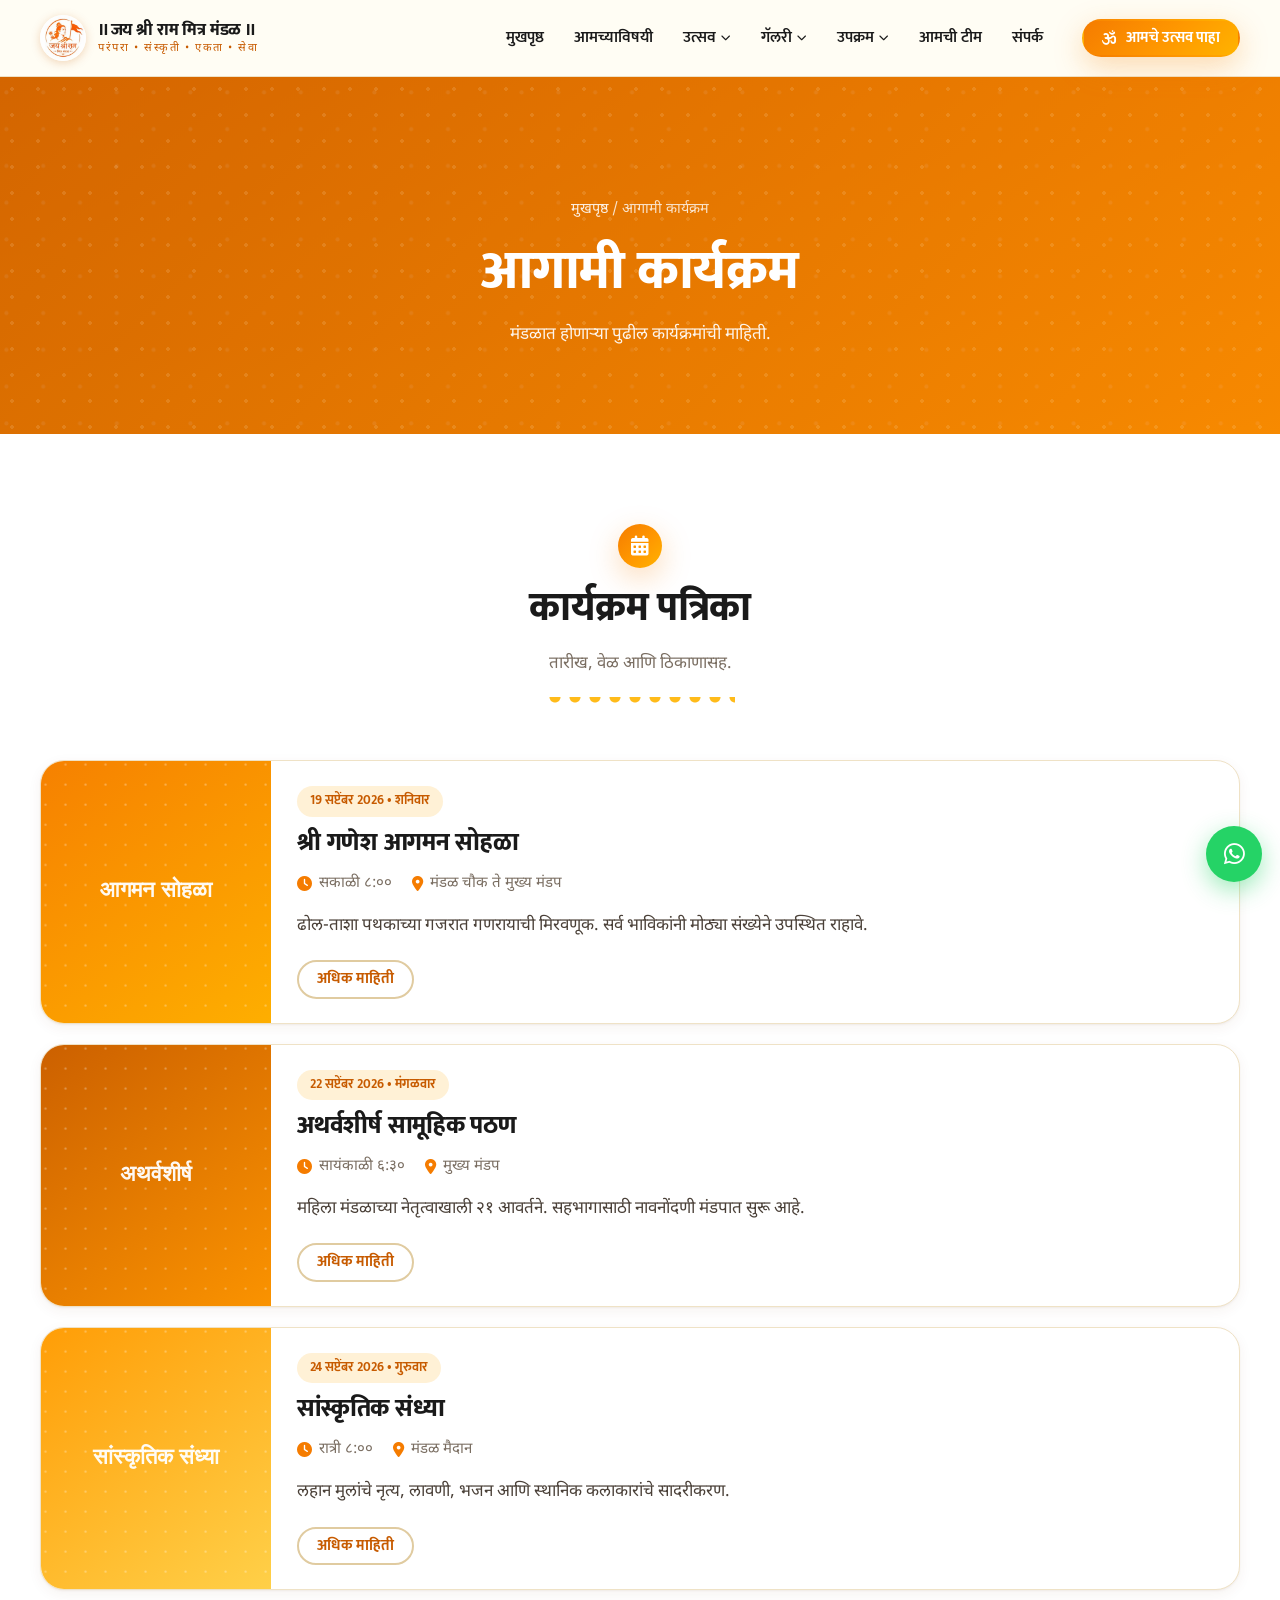
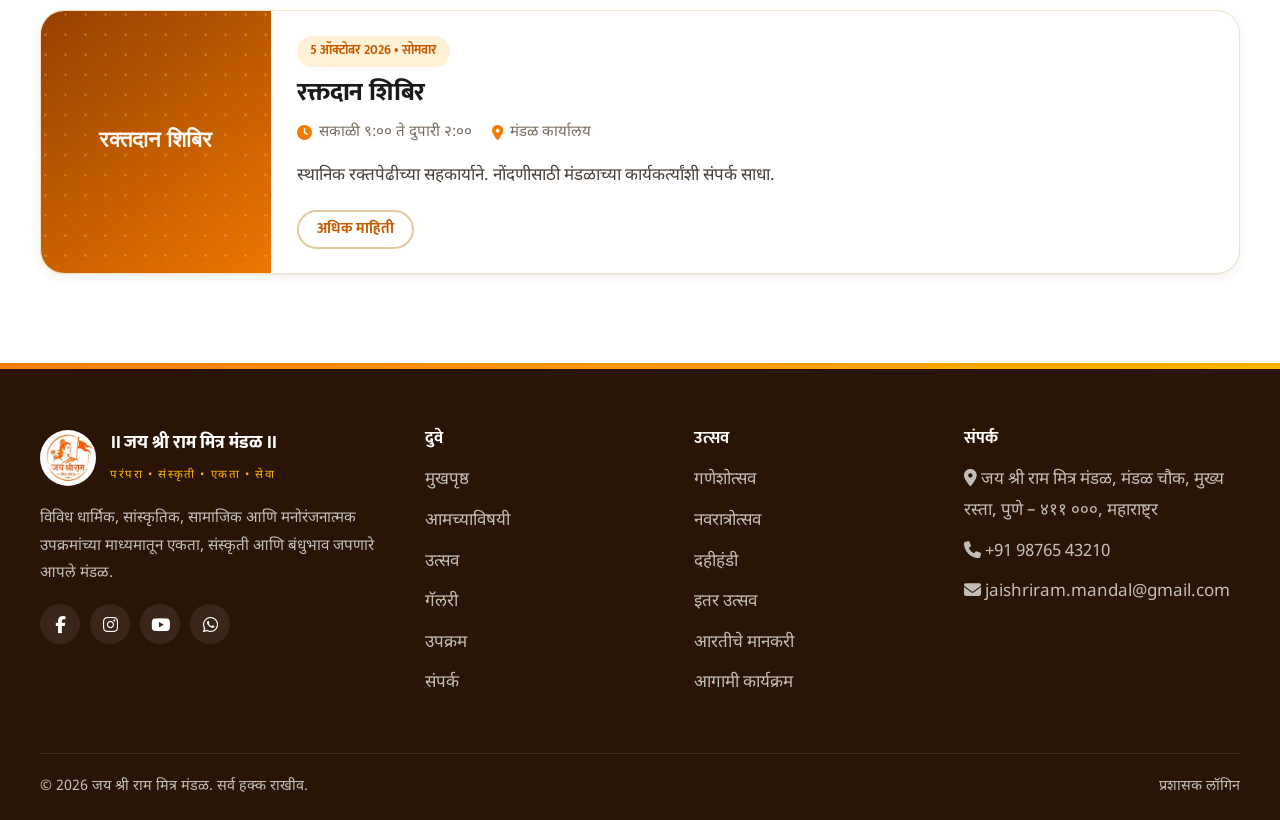
<file: events.html>
<!DOCTYPE html>
<html lang="mr">
<head>
<meta charset="UTF-8">
<meta name="viewport" content="width=device-width, initial-scale=1">
<title>आगामी कार्यक्रम | जय श्री राम मित्र मंडळ</title>
<meta name="description" content="मंडळात होणाऱ्या आगामी कार्यक्रमांची तारीख, वेळ आणि ठिकाणासह माहिती.">
<link rel="canonical" href="https://example.com/events.html">
<meta property="og:type" content="website">
<meta property="og:locale" content="mr_IN">
<meta property="og:title" content="आगामी कार्यक्रम | जय श्री राम मित्र मंडळ">
<meta property="og:description" content="मंडळात होणाऱ्या आगामी कार्यक्रमांची तारीख, वेळ आणि ठिकाणासह माहिती.">
<meta property="og:image" content="assets/img/logo.png">
<meta name="theme-color" content="#F57C00">
<link rel="icon" href="assets/img/logo.png">
<link rel="preconnect" href="https://fonts.googleapis.com">
<link rel="preconnect" href="https://fonts.gstatic.com" crossorigin>
<link href="https://fonts.googleapis.com/css2?family=Mukta:wght@400;600;700;800&family=Noto+Sans+Devanagari:wght@400;500;600;700&display=swap" rel="stylesheet">
<link rel="stylesheet" href="https://cdnjs.cloudflare.com/ajax/libs/font-awesome/6.5.2/css/all.min.css">
<link rel="stylesheet" href="assets/css/style.css">
</head>
<body>
<header id="site-header"></header>

<section class="pbanner">
  <div class="pbanner__img" id="pbImg"></div>
  <div class="wrap">
    <nav class="crumbs" aria-label="breadcrumb"><a href="index.html">मुखपृष्ठ</a> / आगामी कार्यक्रम</nav>
    <h1>आगामी कार्यक्रम</h1>
    <p>मंडळात होणाऱ्या पुढील कार्यक्रमांची माहिती.</p>
  </div>
</section>

<section class="section section--white"><div class="wrap">
<div class="shead"><div class="kalash"><i class="fa-solid fa-calendar-days"></i></div><h2>कार्यक्रम पत्रिका</h2><p>तारीख, वेळ आणि ठिकाणासह.</p><div class="torana" aria-hidden="true"></div></div>
<div class="grid" style="gap:20px" id="box"></div></div></section>
<footer id="site-footer"></footer>
<script src="assets/js/db.js"></script>
<script src="assets/js/app.js"></script>
<script>
document.getElementById('pbImg').style.backgroundImage='url("'+DB.ph('',1600,700,0)+'")';

var all=DB.list('events').sort(function(a,b){return a.date<b.date?-1:1;});
document.getElementById('box').innerHTML = all.length ? all.map(function(e,i){
 return '<article class="event rv" data-delay="'+(i*70)+'">'+
 '<div class="event__img"><img src="'+esc(e.image)+'" alt="'+esc(e.title)+'" loading="lazy"></div>'+
 '<div class="event__body"><span class="tag">'+DB.fmtDate(e.date)+' • '+DB.dayName(e.date)+'</span>'+
 '<h3 style="margin:10px 0 0">'+esc(e.title)+'</h3>'+
 '<div class="event__meta"><span><i class="fa-solid fa-clock"></i> '+esc(e.time)+'</span>'+
 '<span><i class="fa-solid fa-location-dot"></i> '+esc(e.venue)+'</span></div>'+
 '<p>'+esc(e.desc)+'</p>'+
 '<a class="btn btn-outline btn-sm" href="contact.html">अधिक माहिती</a></div></article>';
}).join('') : T.empty('सध्या कोणताही कार्यक्रम जाहीर नाही','पुढील कार्यक्रम जाहीर होताच येथे दिसेल.','fa-calendar-xmark');
refreshUI();

</script>
</body>
</html>
</file>
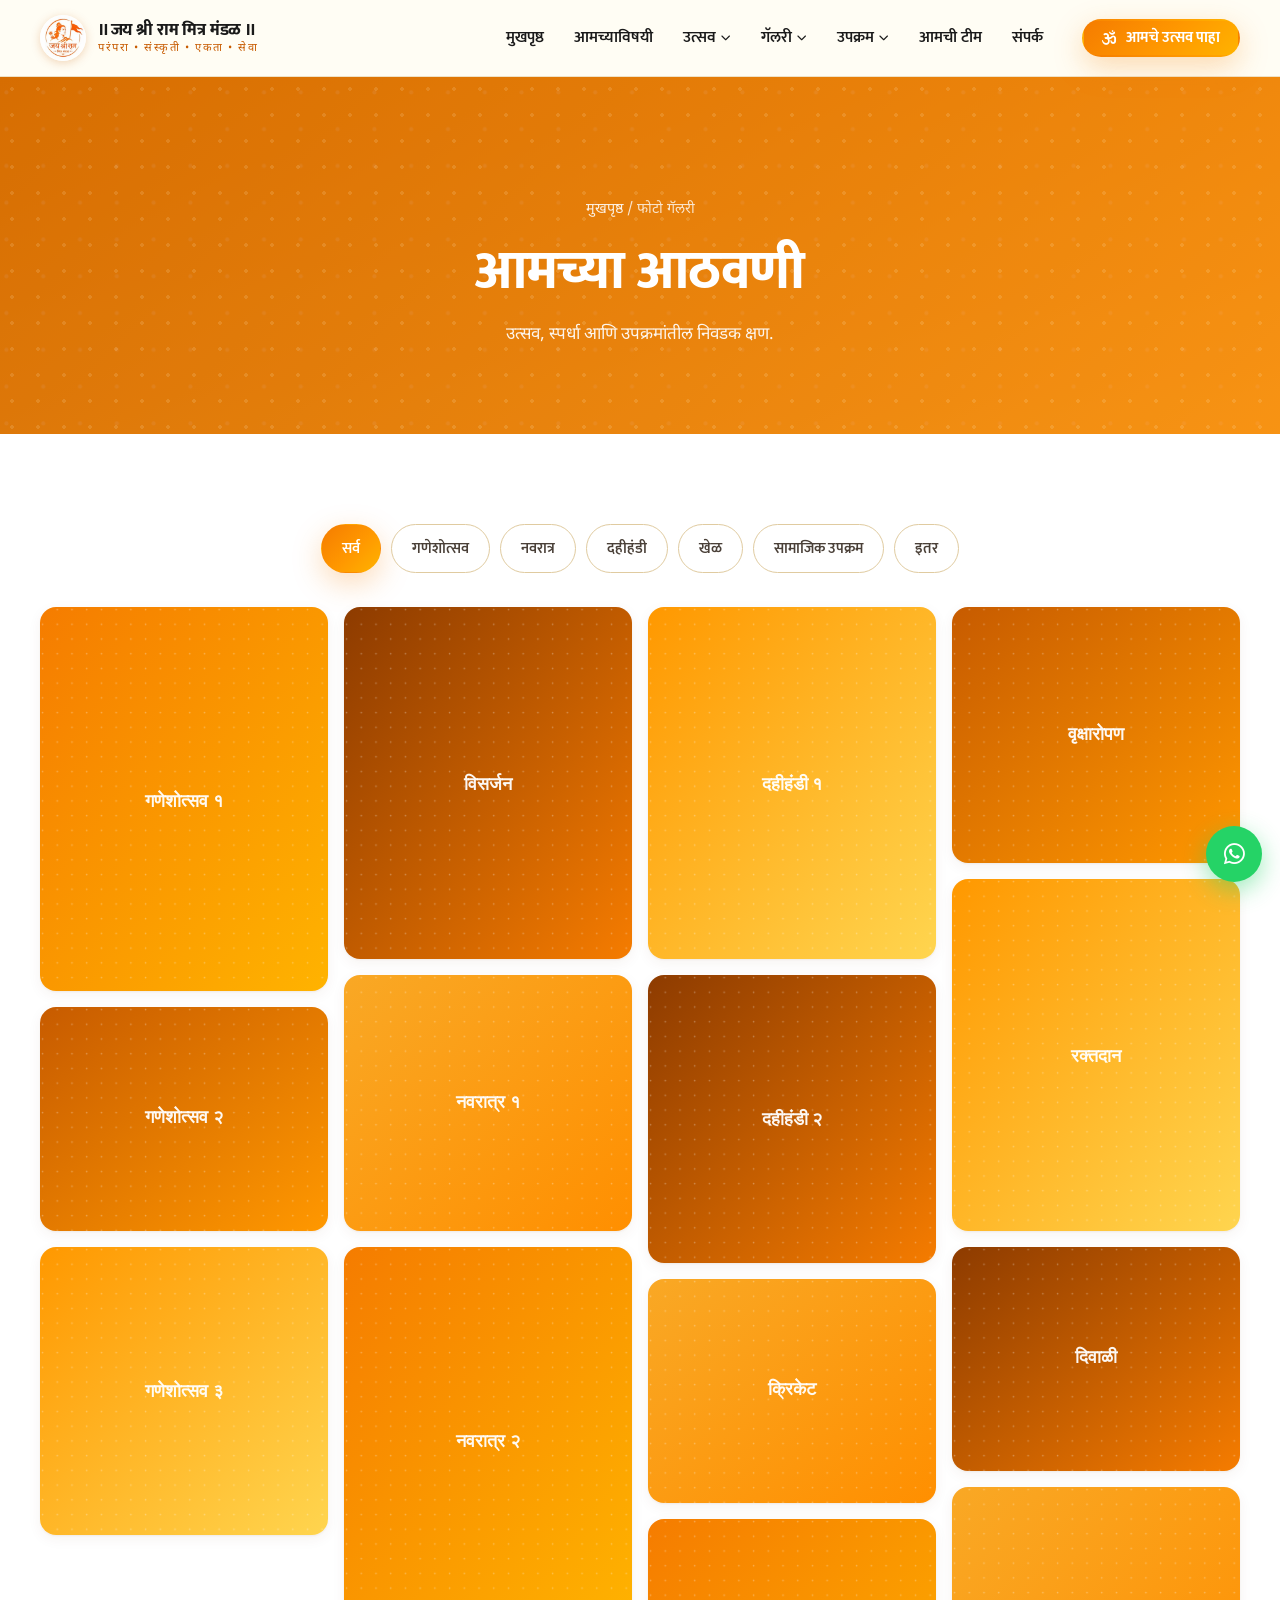
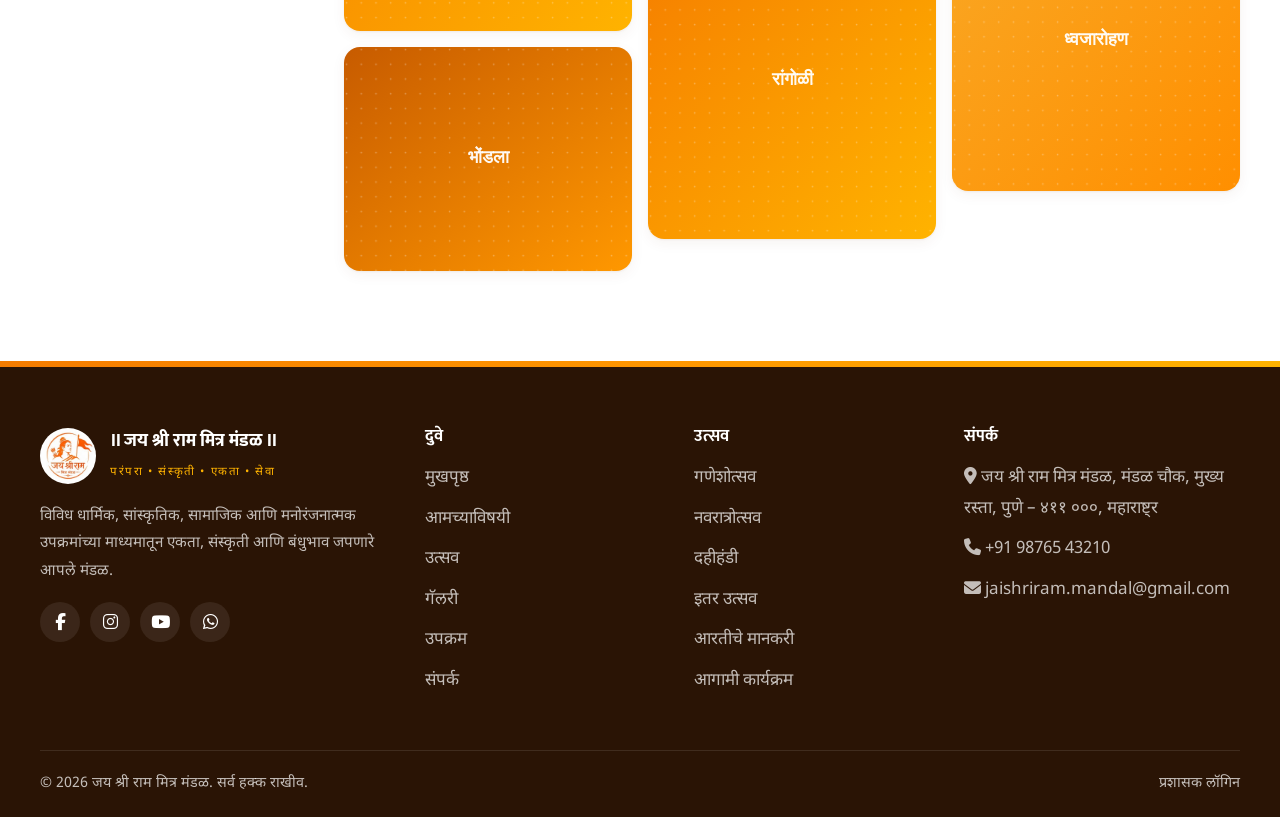
<file: gallery.html>
<!DOCTYPE html>
<html lang="mr">
<head>
<meta charset="UTF-8">
<meta name="viewport" content="width=device-width, initial-scale=1">
<title>फोटो गॅलरी | जय श्री राम मित्र मंडळ</title>
<meta name="description" content="मंडळाच्या गणेशोत्सव, नवरात्र, दहीहंडी, स्पर्धा आणि सामाजिक उपक्रमांचे फोटो.">
<link rel="canonical" href="https://example.com/gallery.html">
<meta property="og:type" content="website">
<meta property="og:locale" content="mr_IN">
<meta property="og:title" content="फोटो गॅलरी | जय श्री राम मित्र मंडळ">
<meta property="og:description" content="मंडळाच्या गणेशोत्सव, नवरात्र, दहीहंडी, स्पर्धा आणि सामाजिक उपक्रमांचे फोटो.">
<meta property="og:image" content="assets/img/logo.png">
<meta name="theme-color" content="#F57C00">
<link rel="icon" href="assets/img/logo.png">
<link rel="preconnect" href="https://fonts.googleapis.com">
<link rel="preconnect" href="https://fonts.gstatic.com" crossorigin>
<link href="https://fonts.googleapis.com/css2?family=Mukta:wght@400;600;700;800&family=Noto+Sans+Devanagari:wght@400;500;600;700&display=swap" rel="stylesheet">
<link rel="stylesheet" href="https://cdnjs.cloudflare.com/ajax/libs/font-awesome/6.5.2/css/all.min.css">
<link rel="stylesheet" href="assets/css/style.css">
</head>
<body>
<header id="site-header"></header>

<section class="pbanner">
  <div class="pbanner__img" id="pbImg"></div>
  <div class="wrap">
    <nav class="crumbs" aria-label="breadcrumb"><a href="index.html">मुखपृष्ठ</a> / फोटो गॅलरी</nav>
    <h1>आमच्या आठवणी</h1>
    <p>उत्सव, स्पर्धा आणि उपक्रमांतील निवडक क्षण.</p>
  </div>
</section>

<section class="section section--white"><div class="wrap">
<div class="filters" id="filters"></div>
<div class="masonry" id="box"></div>
</div></section>
<footer id="site-footer"></footer>
<script src="assets/js/db.js"></script>
<script src="assets/js/app.js"></script>
<script>
document.getElementById('pbImg').style.backgroundImage='url("'+DB.ph('',1600,700,2)+'")';

var all=DB.list('photos'), cur='सर्व';
var albums=['सर्व','गणेशोत्सव','नवरात्र','दहीहंडी','खेळ','सामाजिक उपक्रम','इतर'];
document.getElementById('filters').innerHTML=albums.map(function(a){
 return '<button class="chip'+(a===cur?' on':'')+'" data-a="'+a+'">'+a+'</button>';}).join('');
function list(){return cur==='सर्व'?all:all.filter(function(p){return p.album===cur;});}
function render(){
 var l=list(), b=document.getElementById('box');
 b.style.columns = l.length ? '' : '1';
 if(!l.length){b.innerHTML=T.empty('या अल्बममध्ये फोटो नाहीत','दुसरा अल्बम निवडा किंवा प्रशासक पॅनेलमधून फोटो जोडा.','fa-image');return;}
 b.innerHTML=l.map(function(p,i){
  return '<figure data-i="'+i+'"><img src="'+esc(p.url)+'" alt="'+esc(p.title)+'" loading="lazy">'+
  '<figcaption>'+esc(p.title)+' — '+esc(p.album)+'</figcaption></figure>';}).join('');
}
document.getElementById('filters').addEventListener('click',function(e){
 var c=e.target.closest('.chip'); if(!c)return;
 cur=c.dataset.a;
 [].forEach.call(this.querySelectorAll('.chip'),function(x){x.classList.toggle('on',x===c);});
 render();
});
document.getElementById('box').addEventListener('click',function(e){
 var f=e.target.closest('figure'); if(f)openLightbox(list(),parseInt(f.dataset.i,10));
});
render();

</script>
</body>
</html>
</file>
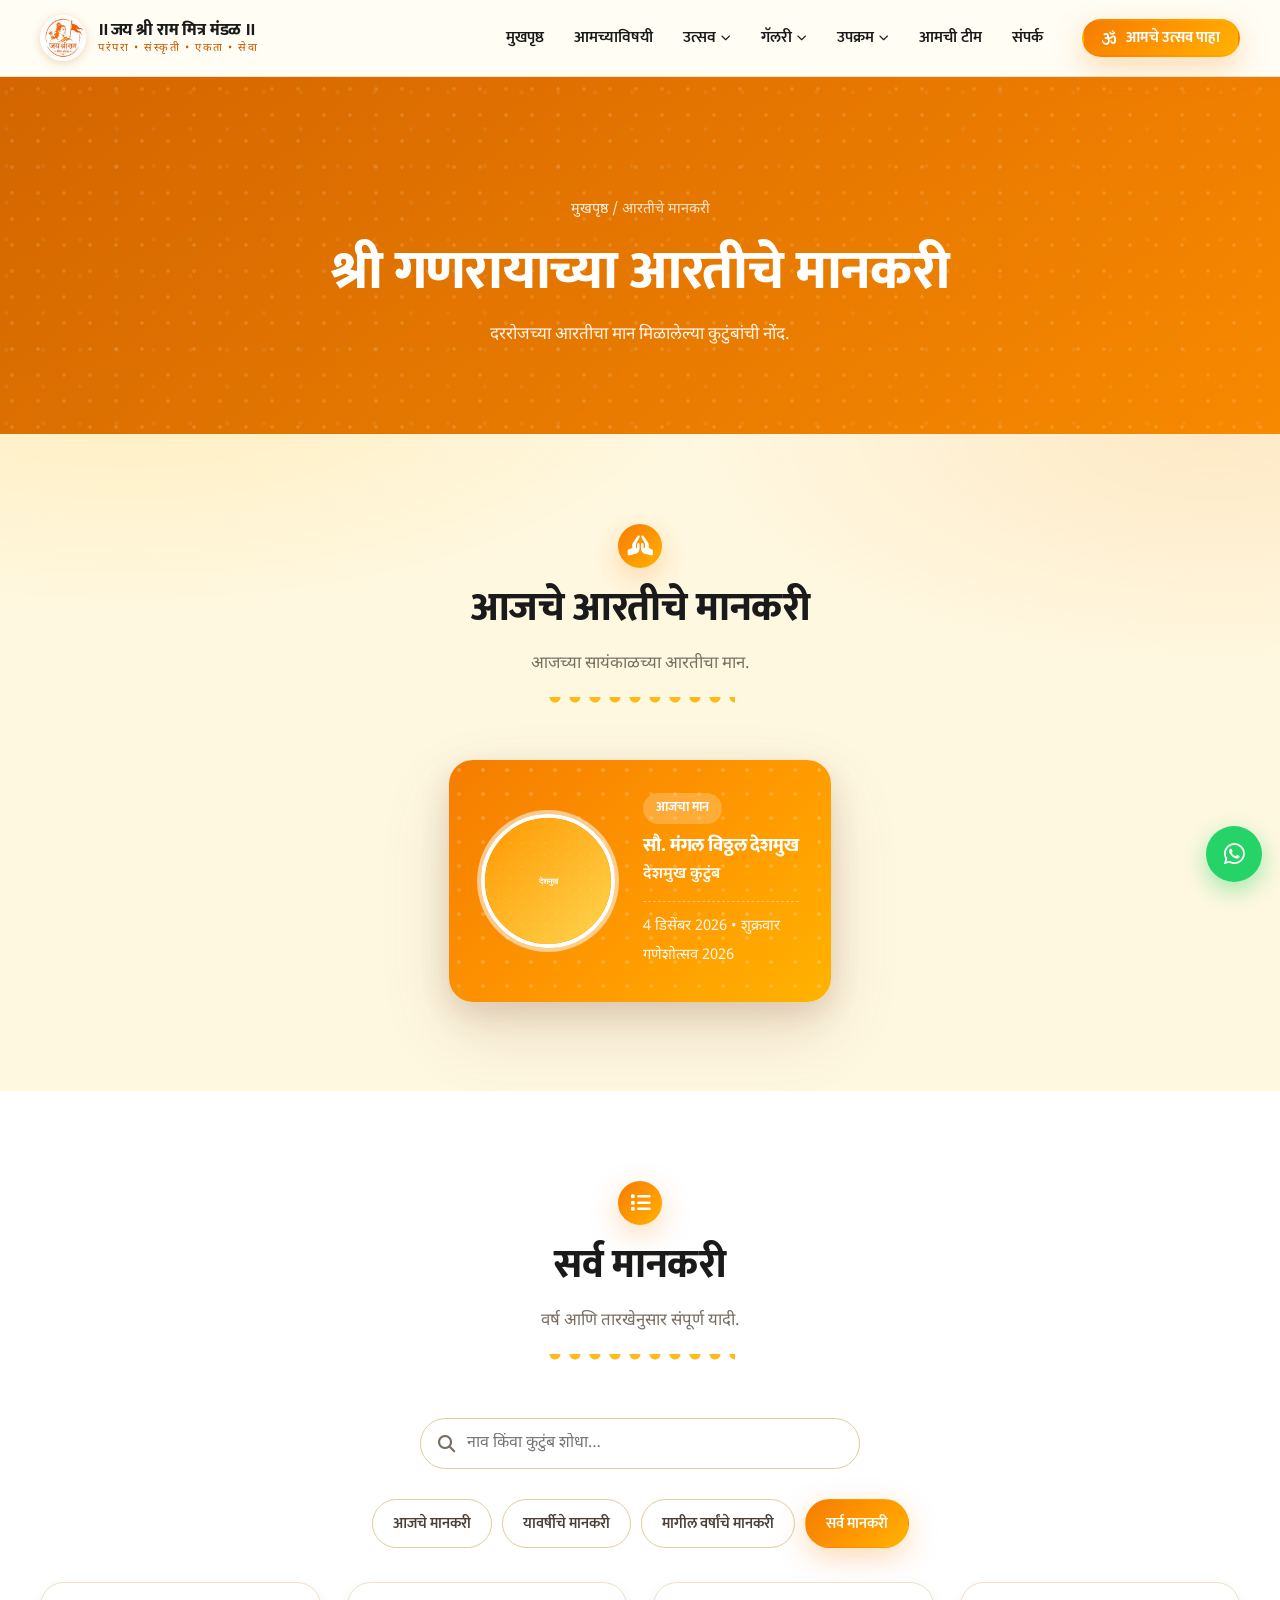
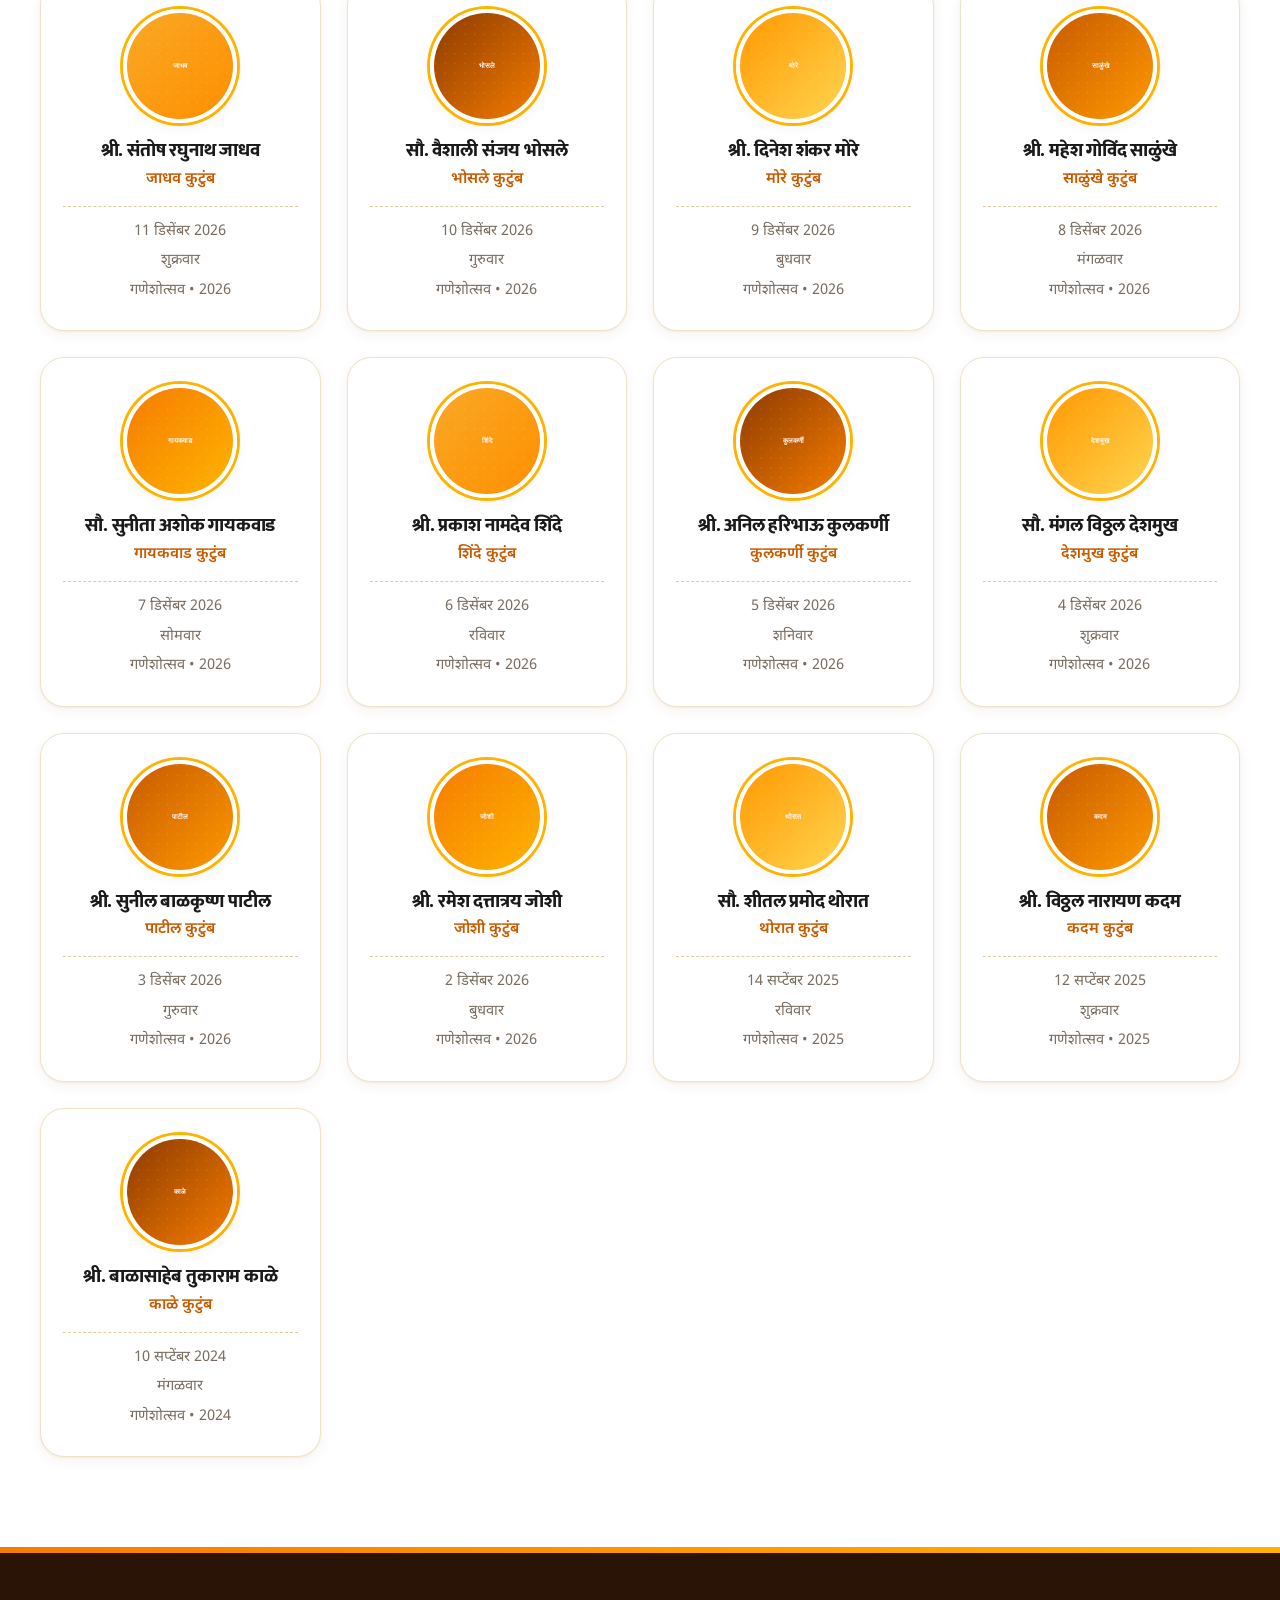
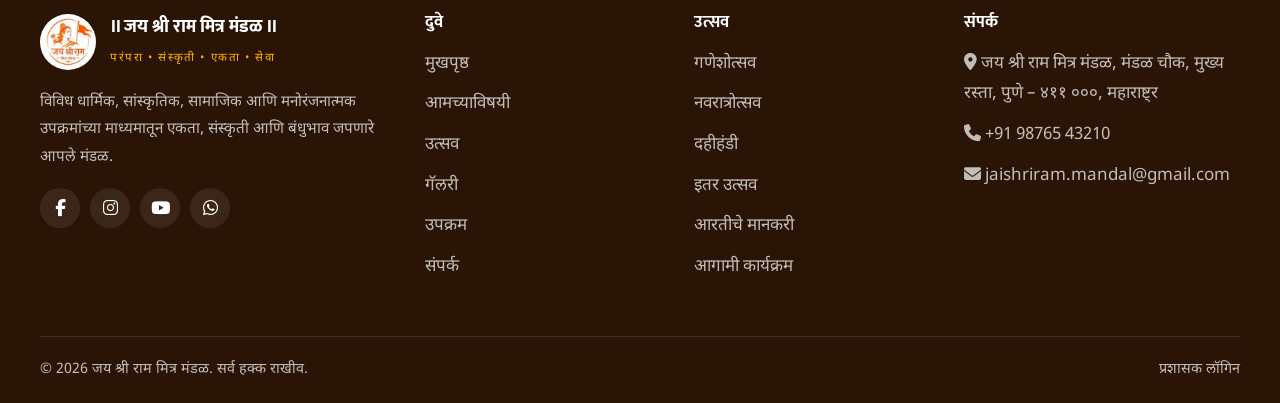
<file: mankari.html>
<!DOCTYPE html>
<html lang="mr">
<head>
<meta charset="UTF-8">
<meta name="viewport" content="width=device-width, initial-scale=1">
<title>श्री गणरायाच्या आरतीचे मानकरी | जय श्री राम मित्र मंडळ</title>
<meta name="description" content="मंडळाच्या गणेशोत्सवातील दररोजच्या आरतीच्या मानकरी कुटुंबांची संपूर्ण यादी.">
<link rel="canonical" href="https://example.com/mankari.html">
<meta property="og:type" content="website">
<meta property="og:locale" content="mr_IN">
<meta property="og:title" content="श्री गणरायाच्या आरतीचे मानकरी | जय श्री राम मित्र मंडळ">
<meta property="og:description" content="मंडळाच्या गणेशोत्सवातील दररोजच्या आरतीच्या मानकरी कुटुंबांची संपूर्ण यादी.">
<meta property="og:image" content="assets/img/logo.png">
<meta name="theme-color" content="#F57C00">
<link rel="icon" href="assets/img/logo.png">
<link rel="preconnect" href="https://fonts.googleapis.com">
<link rel="preconnect" href="https://fonts.gstatic.com" crossorigin>
<link href="https://fonts.googleapis.com/css2?family=Mukta:wght@400;600;700;800&family=Noto+Sans+Devanagari:wght@400;500;600;700&display=swap" rel="stylesheet">
<link rel="stylesheet" href="https://cdnjs.cloudflare.com/ajax/libs/font-awesome/6.5.2/css/all.min.css">
<link rel="stylesheet" href="assets/css/style.css">
</head>
<body>
<header id="site-header"></header>

<section class="pbanner">
  <div class="pbanner__img" id="pbImg"></div>
  <div class="wrap">
    <nav class="crumbs" aria-label="breadcrumb"><a href="index.html">मुखपृष्ठ</a> / आरतीचे मानकरी</nav>
    <h1>श्री गणरायाच्या आरतीचे मानकरी</h1>
    <p>दररोजच्या आरतीचा मान मिळालेल्या कुटुंबांची नोंद.</p>
  </div>
</section>

<section class="section section--tint" id="todaySec" hidden><div class="wrap">
<div class="shead"><div class="kalash"><i class="fa-solid fa-hands-praying"></i></div><h2>आजचे आरतीचे मानकरी</h2><p>आजच्या सायंकाळच्या आरतीचा मान.</p><div class="torana" aria-hidden="true"></div></div>
<div class="grid" id="todayBox"></div></div></section>

<section class="section section--white"><div class="wrap">
<div class="shead"><div class="kalash"><i class="fa-solid fa-list"></i></div><h2>सर्व मानकरी</h2><p>वर्ष आणि तारखेनुसार संपूर्ण यादी.</p><div class="torana" aria-hidden="true"></div></div>
<div class="search"><i class="fa-solid fa-magnifying-glass"></i><input id="q" type="search" placeholder="नाव किंवा कुटुंब शोधा…" aria-label="मानकरी शोधा"></div>
<div class="filters" id="filters"></div>
<div class="grid g-4" id="box"></div></div></section>
<footer id="site-footer"></footer>
<script src="assets/js/db.js"></script>
<script src="assets/js/app.js"></script>
<script>
document.getElementById('pbImg').style.backgroundImage='url("'+DB.ph('',1600,700,0)+'")';

var all=DB.list('aarti_mankari').sort(function(a,b){return a.date<b.date?1:-1;});
var T0=DB.today(), YR=new Date().getFullYear(), mode='all', q='';

var tm=all.filter(function(m){return m.date===T0;});
if(tm.length){
 document.getElementById('todaySec').hidden=false;
 document.getElementById('todayBox').innerHTML=tm.map(function(m){
  return '<article class="mankari mankari--today">'+
  '<img class="mankari__pic" src="'+esc(m.photo)+'" alt="'+esc(m.family)+'" loading="lazy">'+
  '<div><span class="tag" style="background:rgba(255,255,255,.22);color:#fff">आजचा मान</span>'+
  '<h4 style="margin-top:10px">'+esc(m.name)+'</h4><div class="fam">'+esc(m.family)+'</div>'+
  '<div class="meta"><span>'+DB.fmtDate(m.date)+' • '+DB.dayName(m.date)+'</span><span>'+esc(m.festival)+' '+esc(m.year)+'</span></div></div></article>';
 }).join('');
}

var tabs=[['today','आजचे मानकरी'],['year','यावर्षीचे मानकरी'],['past','मागील वर्षांचे मानकरी'],['all','सर्व मानकरी']];
document.getElementById('filters').innerHTML=tabs.map(function(t){
 return '<button class="chip'+(t[0]===mode?' on':'')+'" data-m="'+t[0]+'">'+t[1]+'</button>';}).join('');

function filtered(){
 return all.filter(function(m){
  var ok = mode==='all' || (mode==='today'&&m.date===T0) || (mode==='year'&&m.year===YR) || (mode==='past'&&m.year<YR);
  if(!ok) return false;
  if(!q) return true;
  return (m.name+' '+m.family+' '+m.festival).toLowerCase().indexOf(q)>-1;
 });
}
function render(){
 var list=filtered(), b=document.getElementById('box');
 b.innerHTML = list.length ? list.map(function(m,i){
  return '<article class="mankari rv" data-delay="'+(i*50)+'">'+
  '<img class="mankari__pic" src="'+esc(m.photo)+'" alt="'+esc(m.family)+'" loading="lazy">'+
  '<h4>'+esc(m.name)+'</h4><div class="fam">'+esc(m.family)+'</div>'+
  '<div class="meta"><span>'+DB.fmtDate(m.date)+'</span><span>'+DB.dayName(m.date)+'</span>'+
  '<span>'+esc(m.festival)+' • '+esc(m.year)+'</span></div></article>';
 }).join('') : T.empty('या निकषात मानकरी सापडले नाहीत','दुसरा गट निवडा किंवा शोध बदलून पाहा.','fa-user-slash');
 refreshUI();
}
document.getElementById('filters').addEventListener('click',function(e){
 var c=e.target.closest('.chip'); if(!c)return;
 mode=c.dataset.m;
 [].forEach.call(this.querySelectorAll('.chip'),function(x){x.classList.toggle('on',x===c);});
 render();
});
document.getElementById('q').addEventListener('input',function(e){q=e.target.value.trim().toLowerCase();render();});
render();

</script>
</body>
</html>
</file>
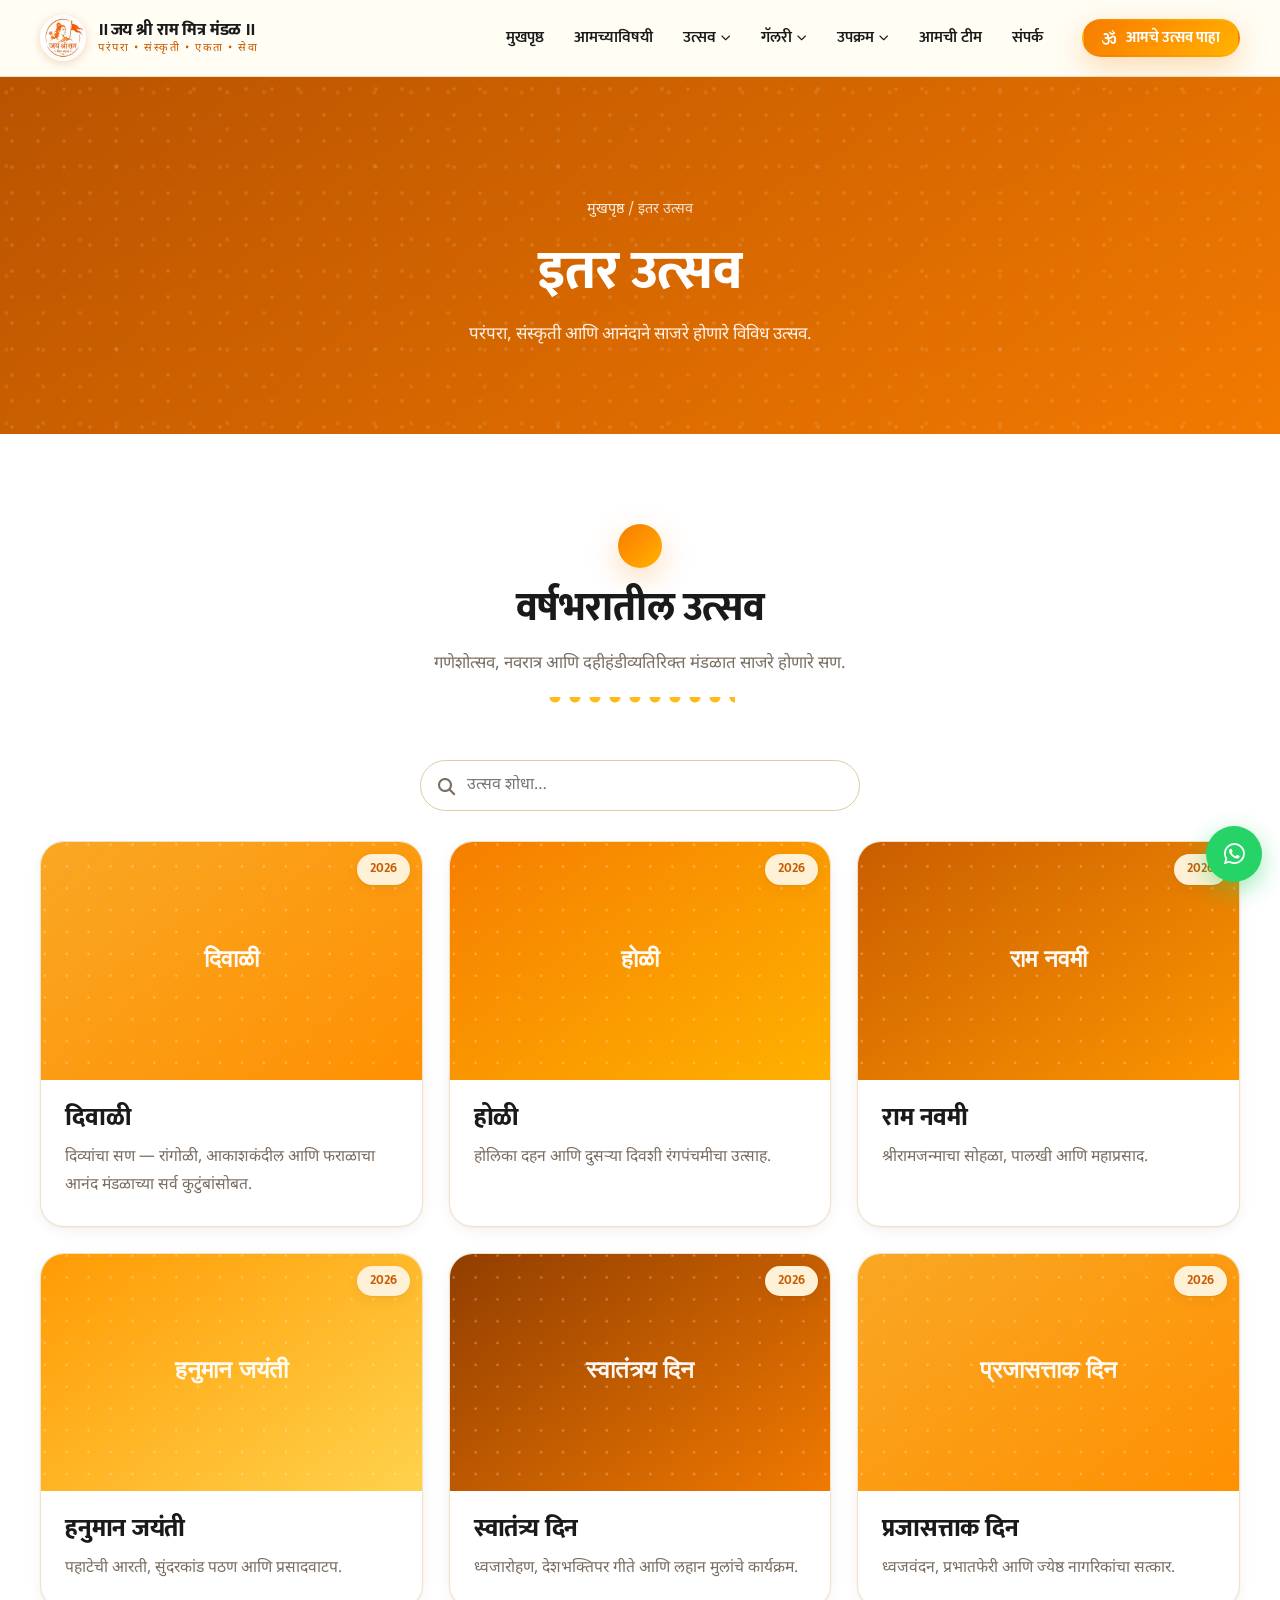
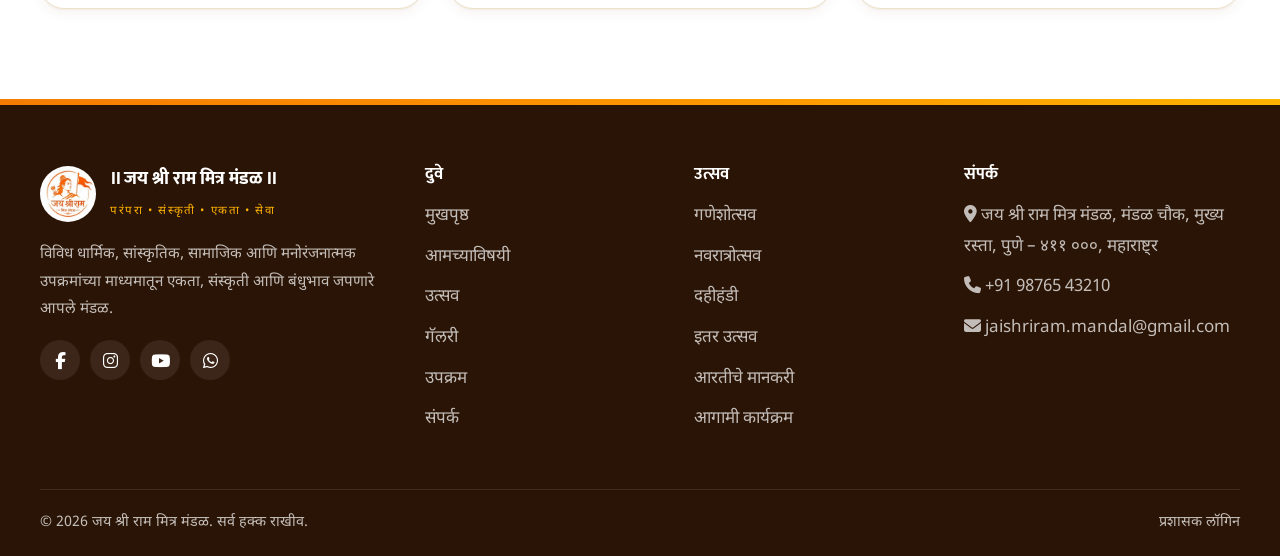
<file: other-festivals.html>
<!DOCTYPE html>
<html lang="mr">
<head>
<meta charset="UTF-8">
<meta name="viewport" content="width=device-width, initial-scale=1">
<title>इतर उत्सव | जय श्री राम मित्र मंडळ</title>
<meta name="description" content="दिवाळी, होळी, राम नवमी, हनुमान जयंती, स्वातंत्र्य दिन आणि इतर उत्सवांची माहिती.">
<link rel="canonical" href="https://example.com/other-festivals.html">
<meta property="og:type" content="website">
<meta property="og:locale" content="mr_IN">
<meta property="og:title" content="इतर उत्सव | जय श्री राम मित्र मंडळ">
<meta property="og:description" content="दिवाळी, होळी, राम नवमी, हनुमान जयंती, स्वातंत्र्य दिन आणि इतर उत्सवांची माहिती.">
<meta property="og:image" content="assets/img/logo.png">
<meta name="theme-color" content="#F57C00">
<link rel="icon" href="assets/img/logo.png">
<link rel="preconnect" href="https://fonts.googleapis.com">
<link rel="preconnect" href="https://fonts.gstatic.com" crossorigin>
<link href="https://fonts.googleapis.com/css2?family=Mukta:wght@400;600;700;800&family=Noto+Sans+Devanagari:wght@400;500;600;700&display=swap" rel="stylesheet">
<link rel="stylesheet" href="https://cdnjs.cloudflare.com/ajax/libs/font-awesome/6.5.2/css/all.min.css">
<link rel="stylesheet" href="assets/css/style.css">
</head>
<body>
<header id="site-header"></header>

<section class="pbanner">
  <div class="pbanner__img" id="pbImg"></div>
  <div class="wrap">
    <nav class="crumbs" aria-label="breadcrumb"><a href="index.html">मुखपृष्ठ</a> / इतर उत्सव</nav>
    <h1>इतर उत्सव</h1>
    <p>परंपरा, संस्कृती आणि आनंदाने साजरे होणारे विविध उत्सव.</p>
  </div>
</section>

<section class="section section--white"><div class="wrap">
<div class="shead"><div class="kalash"><i class="fa-solid fa-calendar-star"></i></div><h2>वर्षभरातील उत्सव</h2><p>गणेशोत्सव, नवरात्र आणि दहीहंडीव्यतिरिक्त मंडळात साजरे होणारे सण.</p><div class="torana" aria-hidden="true"></div></div>
<div class="search"><i class="fa-solid fa-magnifying-glass"></i><input id="q" type="search" placeholder="उत्सव शोधा…" aria-label="उत्सव शोधा"></div>
<div class="grid g-3" id="box"></div></div></section>
<footer id="site-footer"></footer>
<script src="assets/js/db.js"></script>
<script src="assets/js/app.js"></script>
<script>
document.getElementById('pbImg').style.backgroundImage='url("'+DB.ph('',1600,700,3)+'")';

var all=DB.list('festivals').filter(function(f){return !f.featured;});
function render(list){
 var b=document.getElementById('box');
 b.innerHTML = list.length ? list.map(function(f,i){
  return '<article class="card rv" data-delay="'+(i*70)+'">'+
  '<div class="card__media"><img src="'+esc(f.image)+'" alt="'+esc(f.name)+'" loading="lazy"><span class="tag">'+esc(f.year)+'</span></div>'+
  '<div class="card__body"><h3>'+esc(f.name)+'</h3><p>'+esc(f.desc)+'</p></div></article>';
 }).join('') : T.empty('शोधाशी जुळणारा उत्सव सापडला नाही','दुसऱ्या शब्दांनी शोधून पाहा.','fa-magnifying-glass');
 refreshUI();
}
render(all);
document.getElementById('q').addEventListener('input',function(e){
 var q=e.target.value.trim().toLowerCase();
 render(all.filter(function(f){return (f.name+' '+f.desc).toLowerCase().indexOf(q)>-1;}));
});

</script>
</body>
</html>
</file>
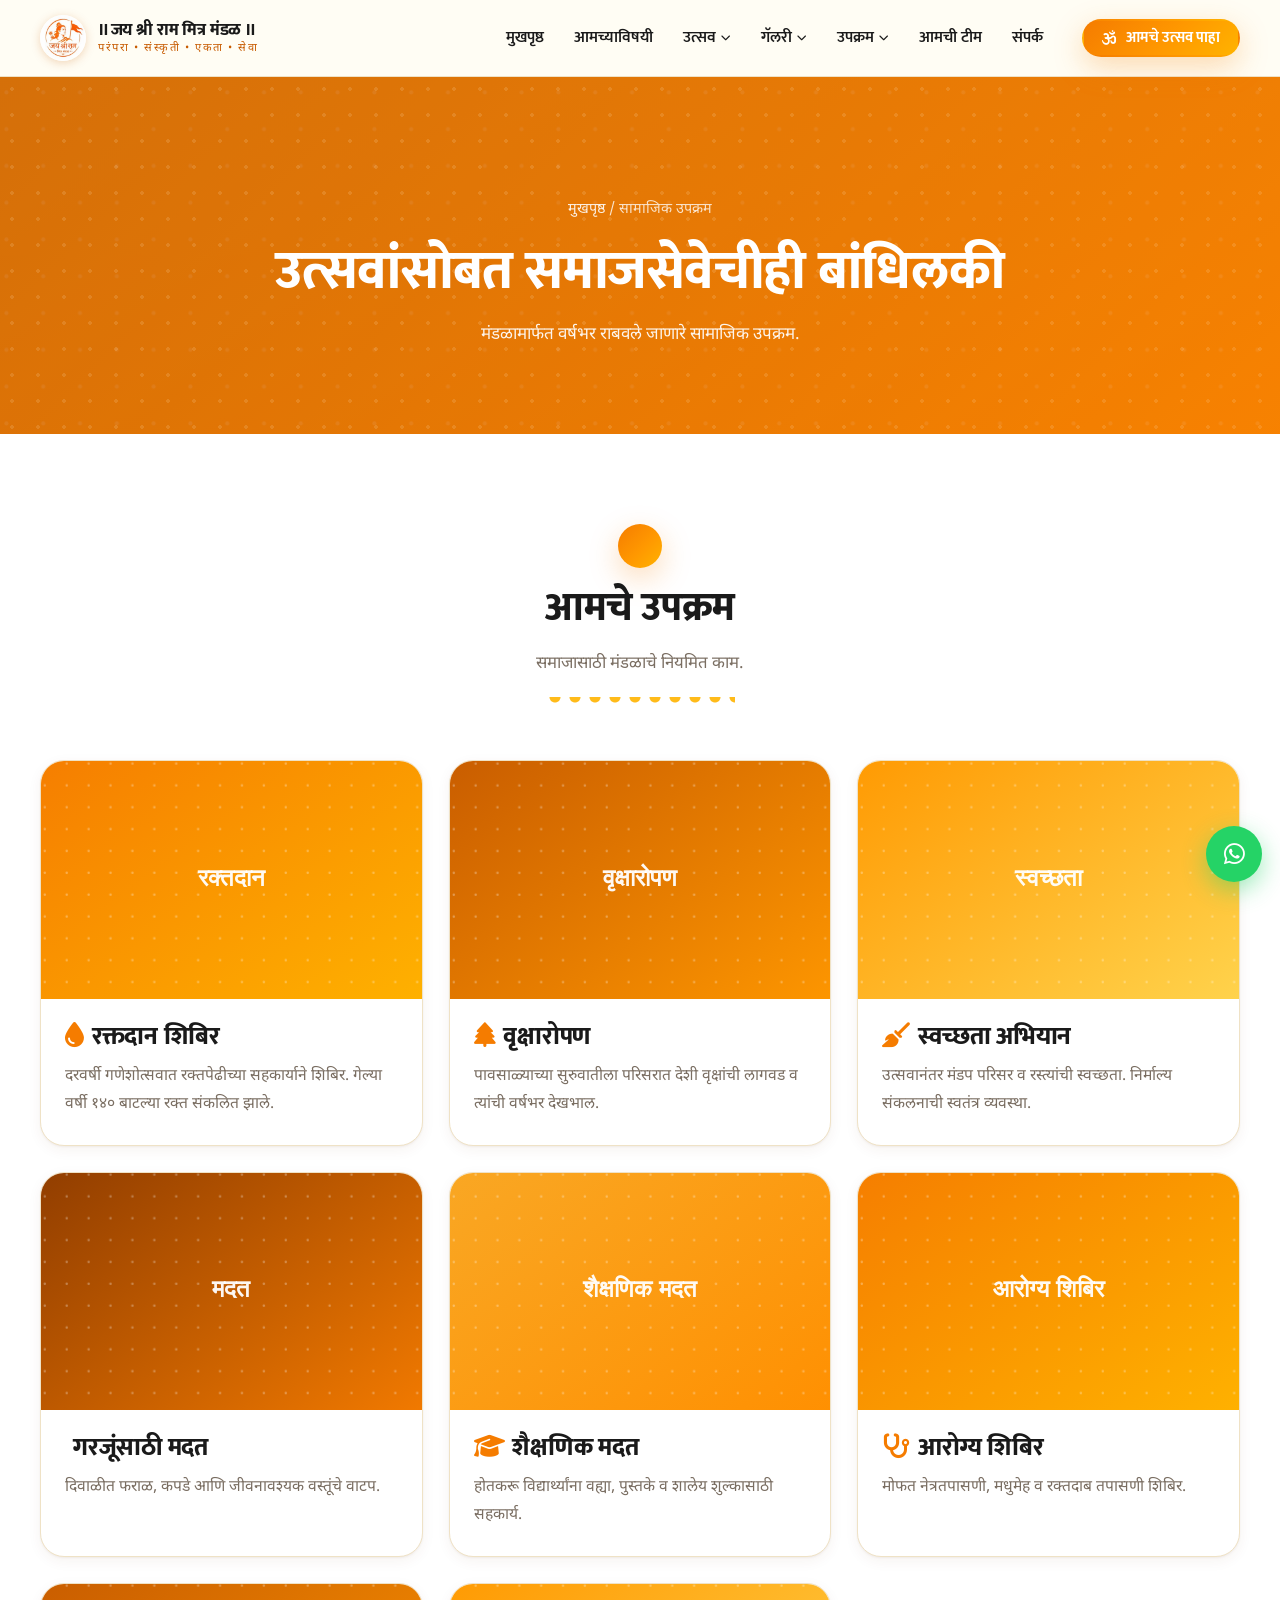
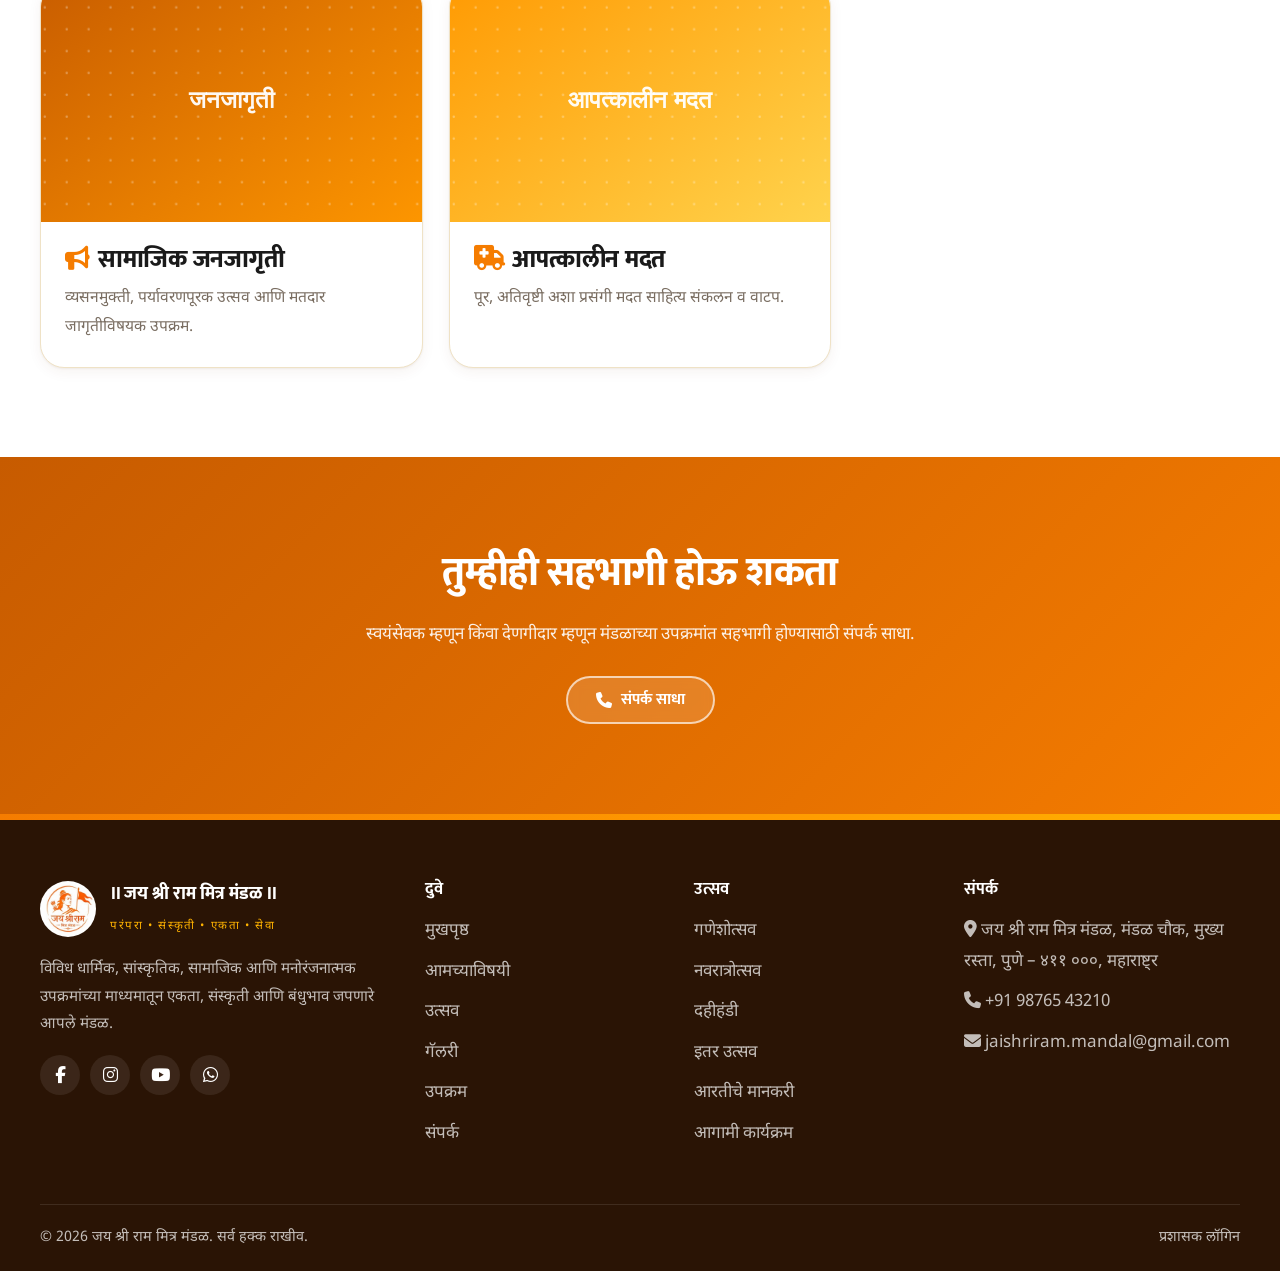
<file: social.html>
<!DOCTYPE html>
<html lang="mr">
<head>
<meta charset="UTF-8">
<meta name="viewport" content="width=device-width, initial-scale=1">
<title>सामाजिक उपक्रम | जय श्री राम मित्र मंडळ</title>
<meta name="description" content="रक्तदान शिबिर, वृक्षारोपण, स्वच्छता अभियान आणि मंडळाच्या इतर सामाजिक उपक्रमांची माहिती.">
<link rel="canonical" href="https://example.com/social.html">
<meta property="og:type" content="website">
<meta property="og:locale" content="mr_IN">
<meta property="og:title" content="सामाजिक उपक्रम | जय श्री राम मित्र मंडळ">
<meta property="og:description" content="रक्तदान शिबिर, वृक्षारोपण, स्वच्छता अभियान आणि मंडळाच्या इतर सामाजिक उपक्रमांची माहिती.">
<meta property="og:image" content="assets/img/logo.png">
<meta name="theme-color" content="#F57C00">
<link rel="icon" href="assets/img/logo.png">
<link rel="preconnect" href="https://fonts.googleapis.com">
<link rel="preconnect" href="https://fonts.gstatic.com" crossorigin>
<link href="https://fonts.googleapis.com/css2?family=Mukta:wght@400;600;700;800&family=Noto+Sans+Devanagari:wght@400;500;600;700&display=swap" rel="stylesheet">
<link rel="stylesheet" href="https://cdnjs.cloudflare.com/ajax/libs/font-awesome/6.5.2/css/all.min.css">
<link rel="stylesheet" href="assets/css/style.css">
</head>
<body>
<header id="site-header"></header>

<section class="pbanner">
  <div class="pbanner__img" id="pbImg"></div>
  <div class="wrap">
    <nav class="crumbs" aria-label="breadcrumb"><a href="index.html">मुखपृष्ठ</a> / सामाजिक उपक्रम</nav>
    <h1>उत्सवांसोबत समाजसेवेचीही बांधिलकी</h1>
    <p>मंडळामार्फत वर्षभर राबवले जाणारे सामाजिक उपक्रम.</p>
  </div>
</section>

<section class="section section--white"><div class="wrap">
<div class="shead"><div class="kalash"><i class="fa-solid fa-hands-holding-heart"></i></div><h2>आमचे उपक्रम</h2><p>समाजासाठी मंडळाचे नियमित काम.</p><div class="torana" aria-hidden="true"></div></div>
<div class="grid g-3" id="box"></div></div></section>

<section class="section" style="background:var(--grad-deep);color:#fff;text-align:center"><div class="wrap">
<h2 style="color:#fff">तुम्हीही सहभागी होऊ शकता</h2>
<p style="max-width:620px;margin:0 auto 26px;color:rgba(255,255,255,.9)">स्वयंसेवक म्हणून किंवा देणगीदार म्हणून मंडळाच्या उपक्रमांत सहभागी होण्यासाठी संपर्क साधा.</p>
<a class="btn btn-ghost" href="contact.html"><i class="fa-solid fa-phone"></i> संपर्क साधा</a></div></section>
<footer id="site-footer"></footer>
<script src="assets/js/db.js"></script>
<script src="assets/js/app.js"></script>
<script>
document.getElementById('pbImg').style.backgroundImage='url("'+DB.ph('',1600,700,4)+'")';

var all=DB.list('social_initiatives');
document.getElementById('box').innerHTML = all.length ? all.map(function(s,i){
 return '<article class="card rv" data-delay="'+(i*60)+'">'+
 '<div class="card__media"><img src="'+esc(s.image)+'" alt="'+esc(s.title)+'" loading="lazy"></div>'+
 '<div class="card__body"><h3><i class="fa-solid '+esc(s.icon)+'" style="color:var(--orange);margin-right:8px"></i>'+esc(s.title)+'</h3>'+
 '<p>'+esc(s.desc)+'</p></div></article>';
}).join('') : T.empty('अद्याप उपक्रम नोंदवलेले नाहीत','प्रशासक पॅनेलमधून उपक्रम जोडता येतील.','fa-seedling');
refreshUI();

</script>
</body>
</html>
</file>
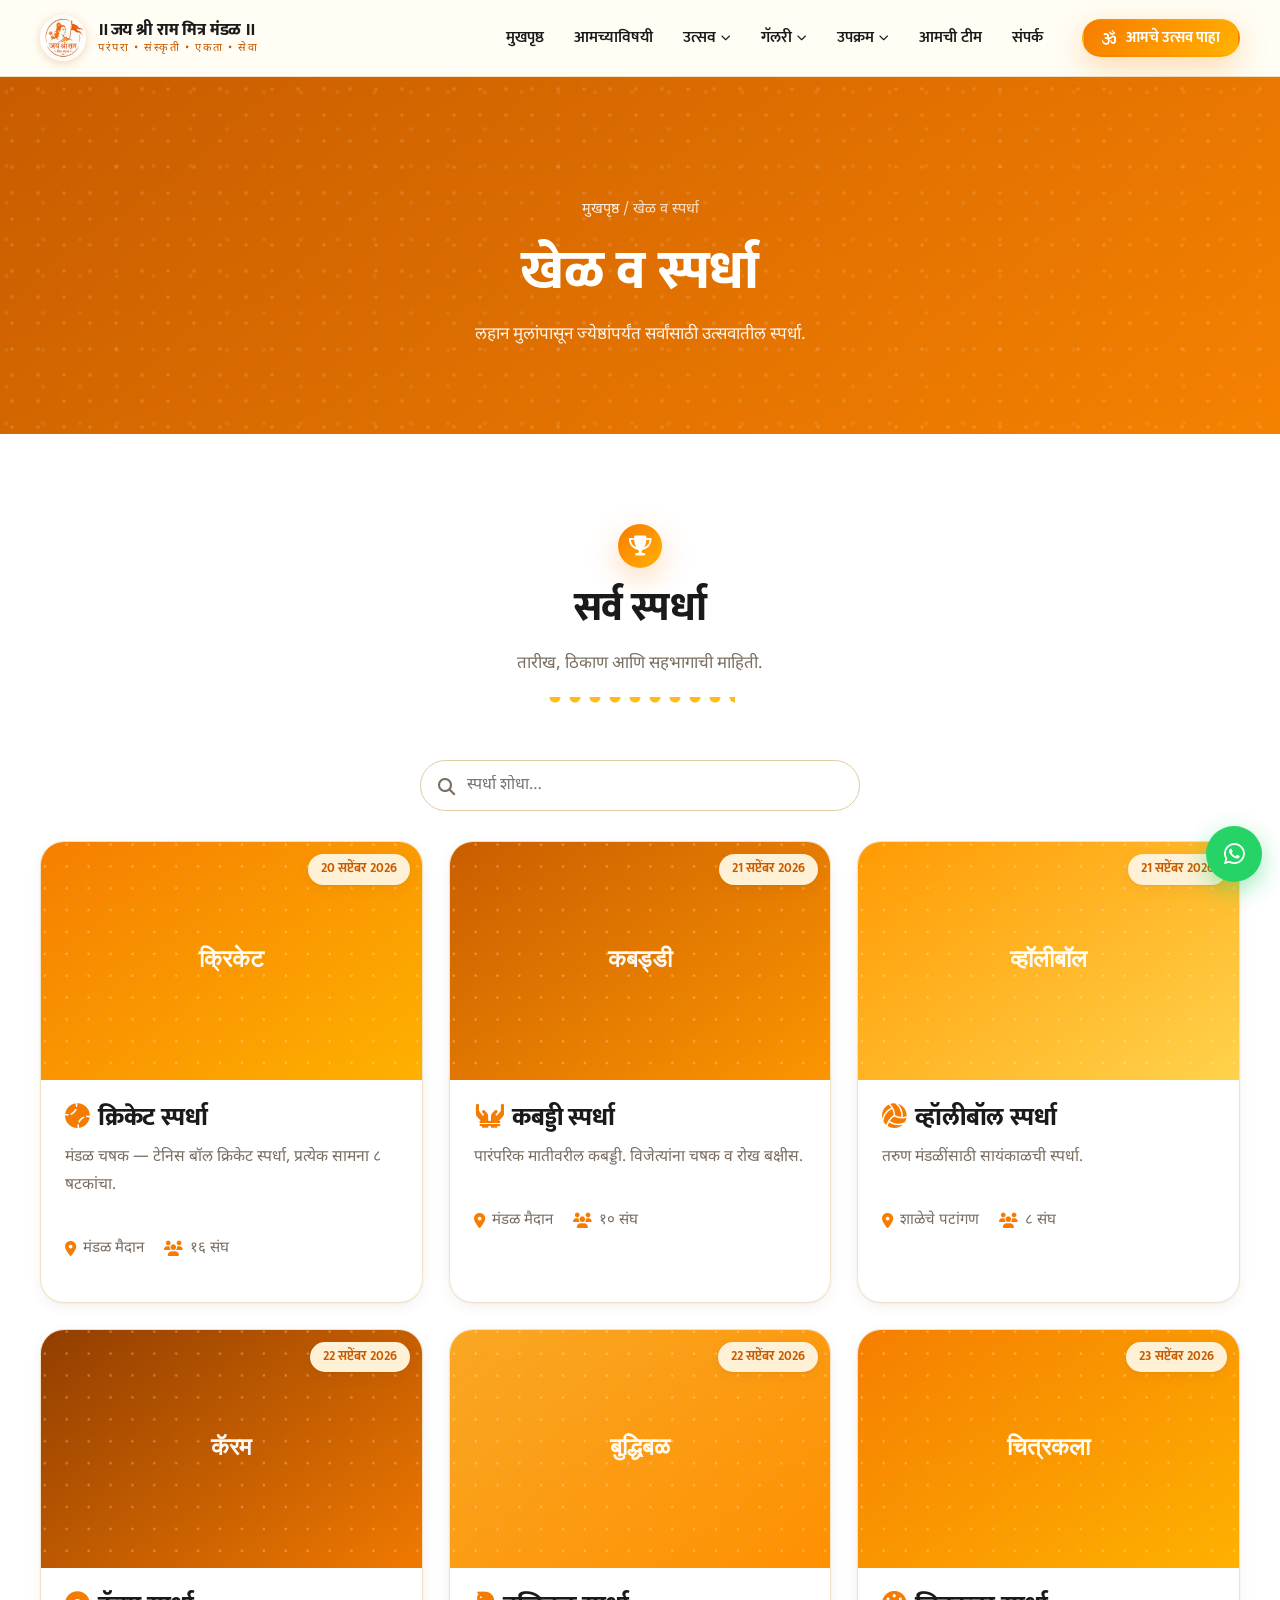
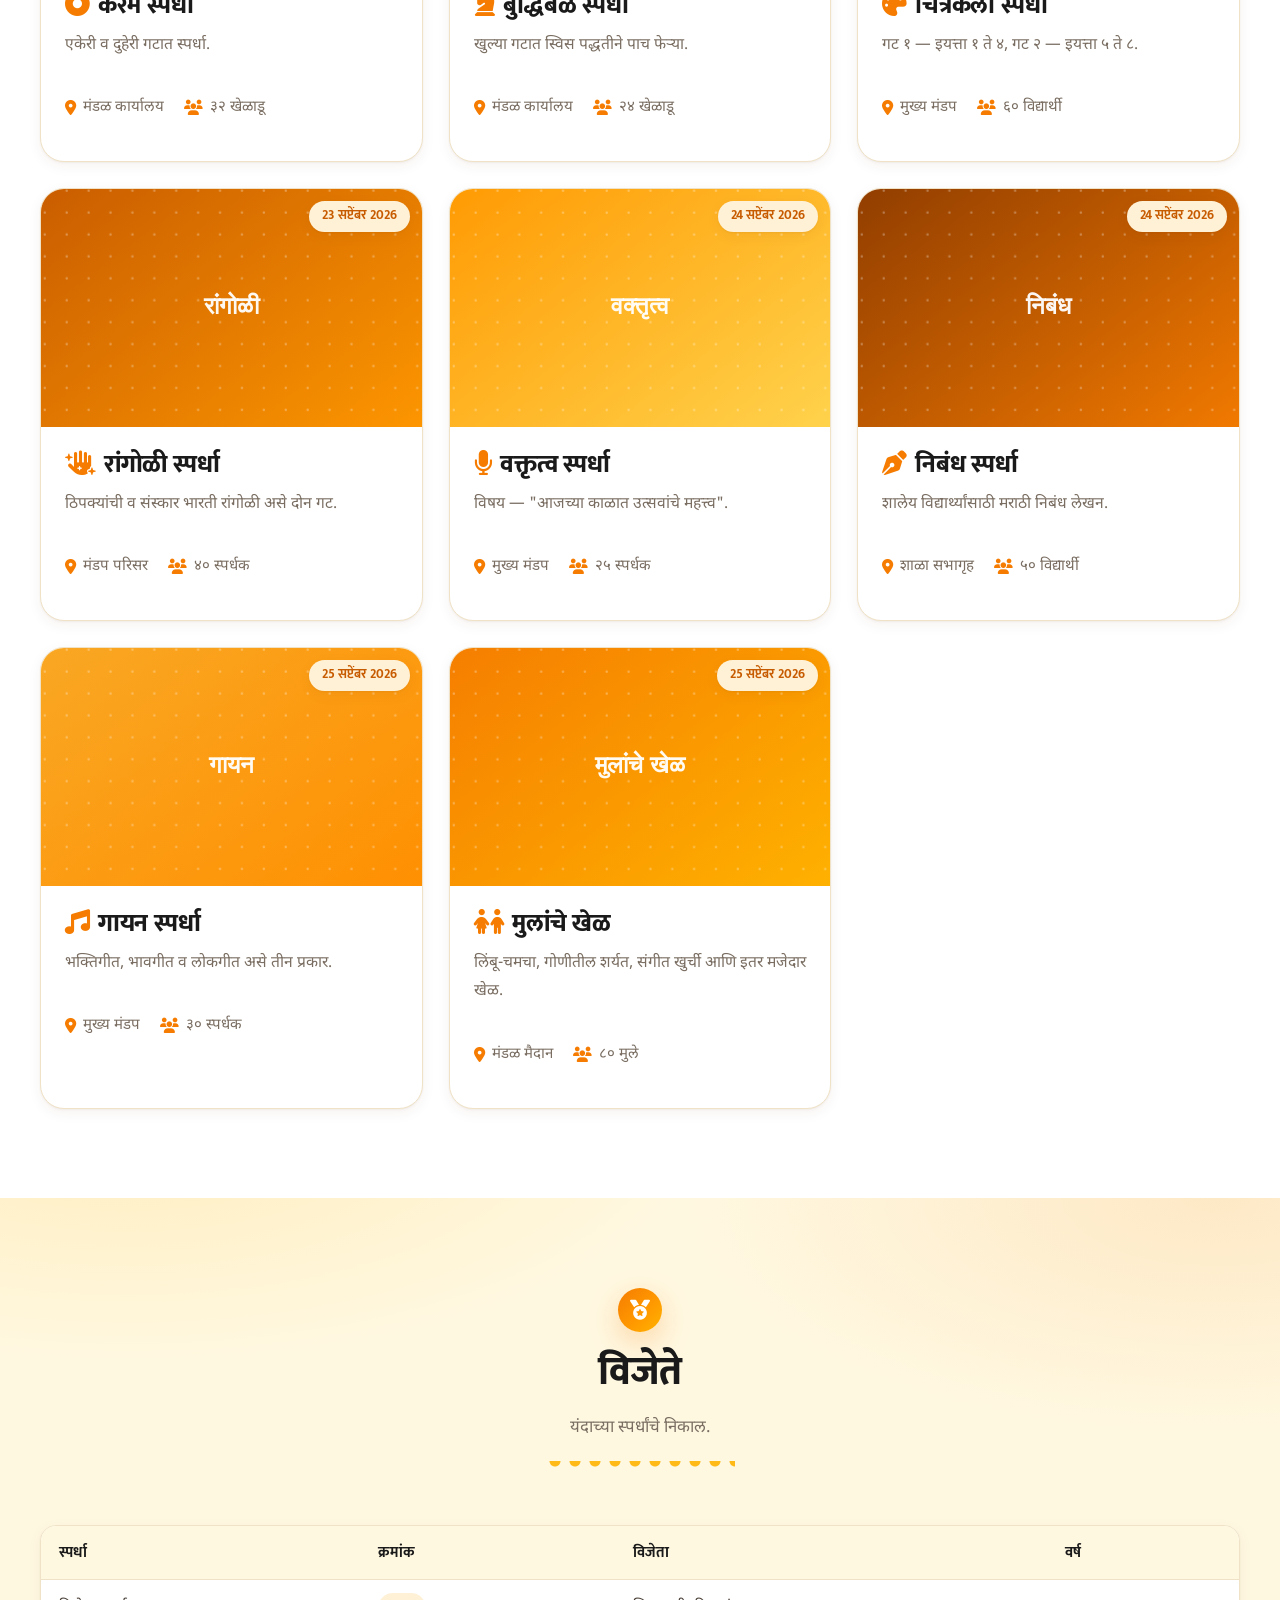
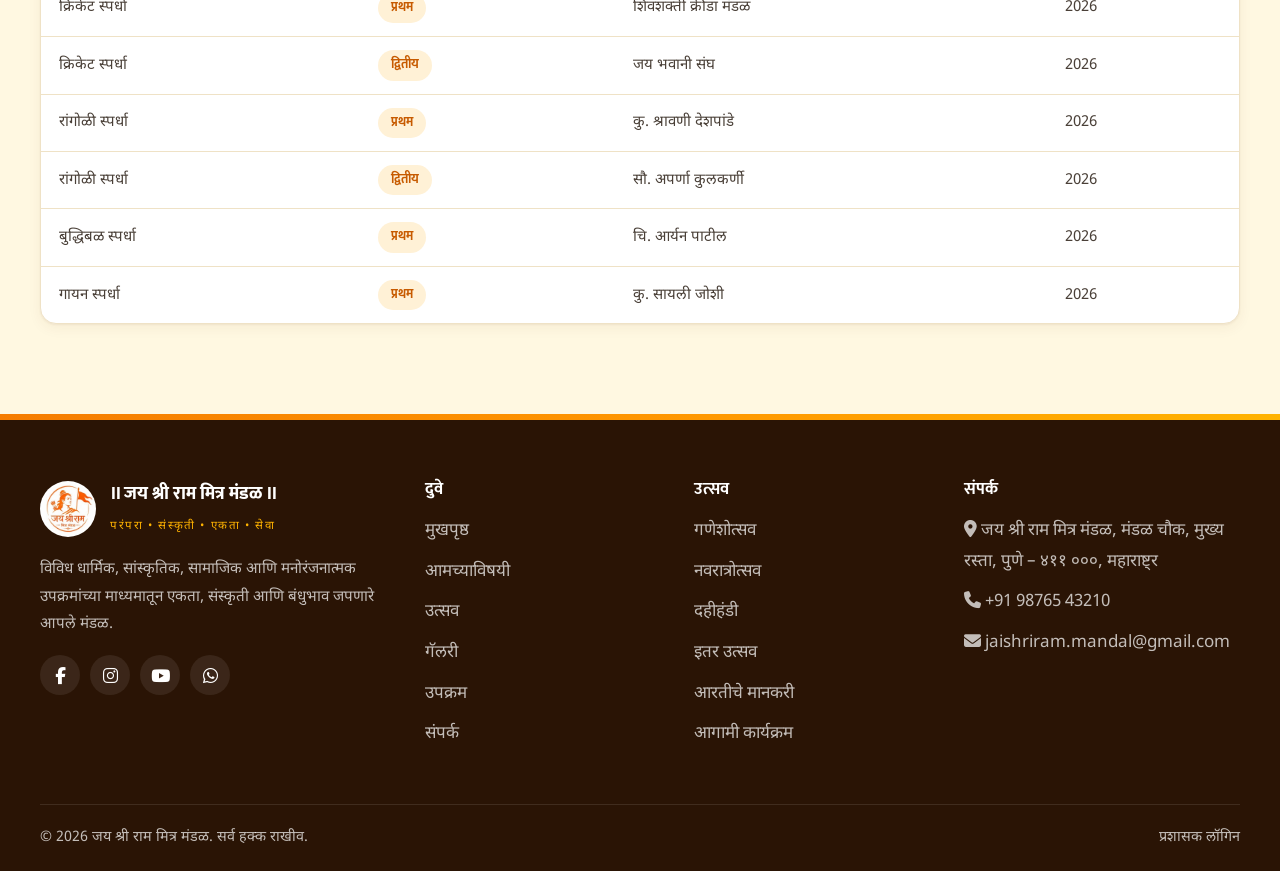
<file: sports.html>
<!DOCTYPE html>
<html lang="mr">
<head>
<meta charset="UTF-8">
<meta name="viewport" content="width=device-width, initial-scale=1">
<title>खेळ व स्पर्धा | जय श्री राम मित्र मंडळ</title>
<meta name="description" content="क्रिकेट, कबड्डी, रांगोळी, चित्रकला, वक्तृत्व अशा मंडळाच्या स्पर्धांची माहिती आणि विजेते.">
<link rel="canonical" href="https://example.com/sports.html">
<meta property="og:type" content="website">
<meta property="og:locale" content="mr_IN">
<meta property="og:title" content="खेळ व स्पर्धा | जय श्री राम मित्र मंडळ">
<meta property="og:description" content="क्रिकेट, कबड्डी, रांगोळी, चित्रकला, वक्तृत्व अशा मंडळाच्या स्पर्धांची माहिती आणि विजेते.">
<meta property="og:image" content="assets/img/logo.png">
<meta name="theme-color" content="#F57C00">
<link rel="icon" href="assets/img/logo.png">
<link rel="preconnect" href="https://fonts.googleapis.com">
<link rel="preconnect" href="https://fonts.gstatic.com" crossorigin>
<link href="https://fonts.googleapis.com/css2?family=Mukta:wght@400;600;700;800&family=Noto+Sans+Devanagari:wght@400;500;600;700&display=swap" rel="stylesheet">
<link rel="stylesheet" href="https://cdnjs.cloudflare.com/ajax/libs/font-awesome/6.5.2/css/all.min.css">
<link rel="stylesheet" href="assets/css/style.css">
</head>
<body>
<header id="site-header"></header>

<section class="pbanner">
  <div class="pbanner__img" id="pbImg"></div>
  <div class="wrap">
    <nav class="crumbs" aria-label="breadcrumb"><a href="index.html">मुखपृष्ठ</a> / खेळ व स्पर्धा</nav>
    <h1>खेळ व स्पर्धा</h1>
    <p>लहान मुलांपासून ज्येष्ठांपर्यंत सर्वांसाठी उत्सवातील स्पर्धा.</p>
  </div>
</section>

<section class="section section--white"><div class="wrap">
<div class="shead"><div class="kalash"><i class="fa-solid fa-trophy"></i></div><h2>सर्व स्पर्धा</h2><p>तारीख, ठिकाण आणि सहभागाची माहिती.</p><div class="torana" aria-hidden="true"></div></div>
<div class="search"><i class="fa-solid fa-magnifying-glass"></i><input id="q" type="search" placeholder="स्पर्धा शोधा…" aria-label="स्पर्धा शोधा"></div>
<div class="grid g-3" id="box"></div></div></section>

<section class="section section--tint"><div class="wrap">
<div class="shead"><div class="kalash"><i class="fa-solid fa-medal"></i></div><h2>विजेते</h2><p>यंदाच्या स्पर्धांचे निकाल.</p><div class="torana" aria-hidden="true"></div></div>
<div class="panel"><div class="tblwrap"><table class="dt" id="winTbl"></table></div></div></div></section>
<footer id="site-footer"></footer>
<script src="assets/js/db.js"></script>
<script src="assets/js/app.js"></script>
<script>
document.getElementById('pbImg').style.backgroundImage='url("'+DB.ph('',1600,700,1)+'")';

var all=DB.list('competitions');
function render(list){
 var b=document.getElementById('box');
 b.innerHTML = list.length ? list.map(function(c,i){
  return '<article class="card rv" data-delay="'+(i*60)+'">'+
  '<div class="card__media"><img src="'+esc(c.image)+'" alt="'+esc(c.name)+'" loading="lazy"><span class="tag">'+DB.fmtDate(c.date)+'</span></div>'+
  '<div class="card__body"><h3><i class="fa-solid '+esc(c.icon)+'" style="color:var(--orange);margin-right:8px"></i>'+esc(c.name)+'</h3>'+
  '<p>'+esc(c.desc)+'</p>'+
  '<div class="event__meta"><span><i class="fa-solid fa-location-dot"></i> '+esc(c.venue)+'</span>'+
  '<span><i class="fa-solid fa-users"></i> '+esc(c.participants)+'</span></div></div></article>';
 }).join('') : T.empty('स्पर्धा सापडली नाही','दुसऱ्या शब्दांनी शोधून पाहा.','fa-magnifying-glass');
 refreshUI();
}
render(all);
document.getElementById('q').addEventListener('input',function(e){
 var q=e.target.value.trim().toLowerCase();
 render(all.filter(function(c){return (c.name+' '+c.desc+' '+c.venue).toLowerCase().indexOf(q)>-1;}));
});

var w=DB.list('competition_winners');
document.getElementById('winTbl').innerHTML = w.length ?
 '<thead><tr><th>स्पर्धा</th><th>क्रमांक</th><th>विजेता</th><th>वर्ष</th></tr></thead><tbody>'+
 w.map(function(x){return '<tr><td>'+esc(x.comp)+'</td><td><span class="tag">'+esc(x.rank)+'</span></td><td>'+esc(x.name)+'</td><td>'+esc(x.year)+'</td></tr>';}).join('')+
 '</tbody>' : '<tbody><tr><td>निकाल अद्याप जाहीर झालेले नाहीत.</td></tr></tbody>';

</script>
</body>
</html>
</file>
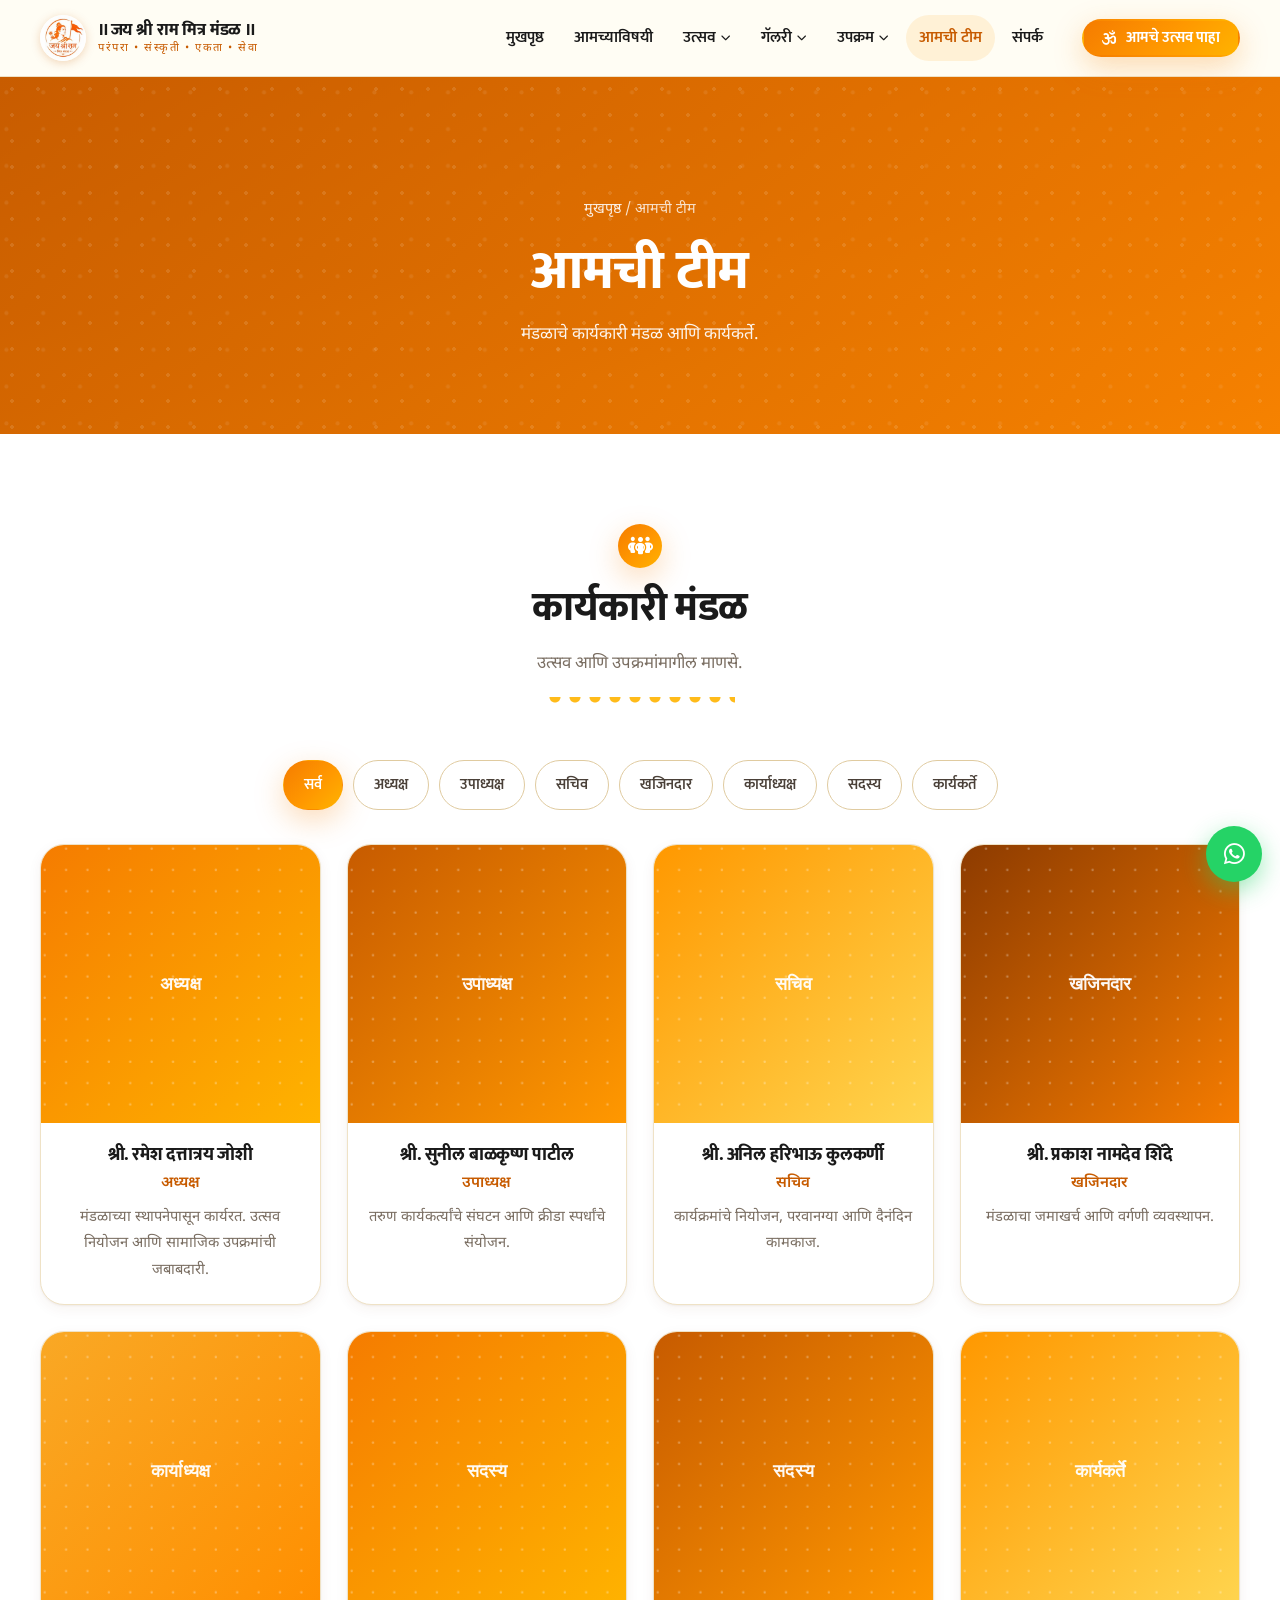
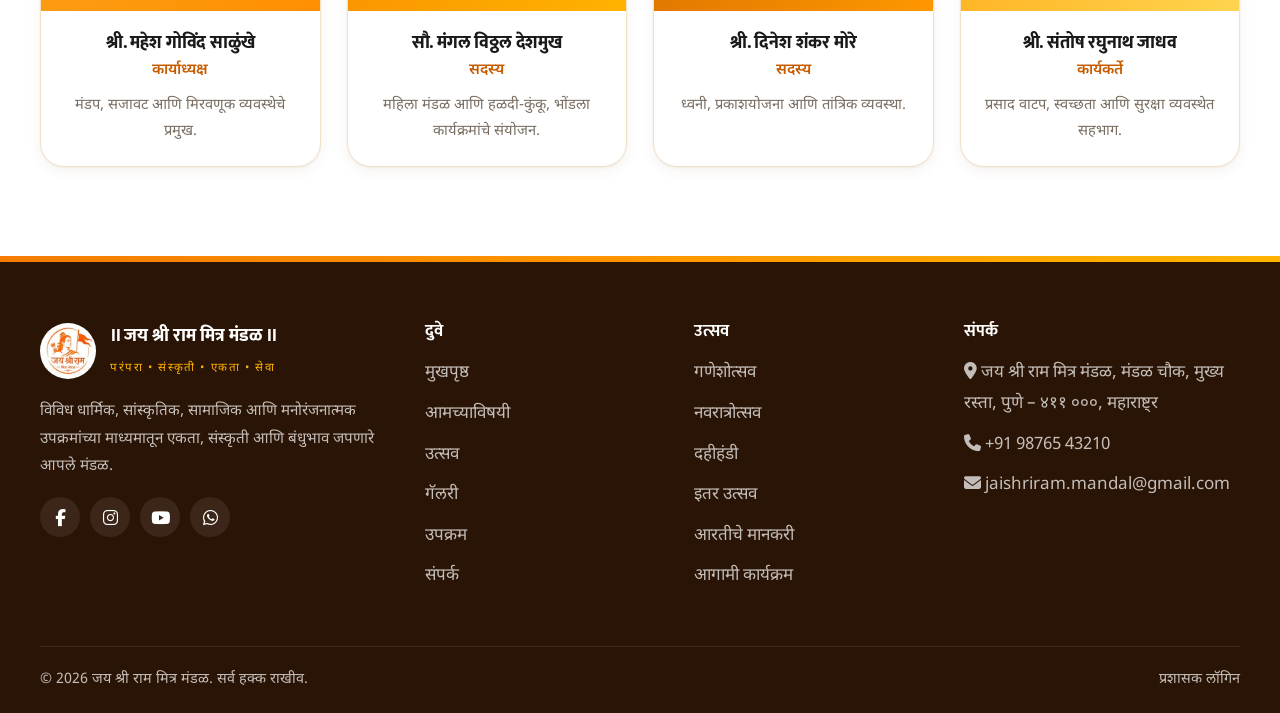
<file: team.html>
<!DOCTYPE html>
<html lang="mr">
<head>
<meta charset="UTF-8">
<meta name="viewport" content="width=device-width, initial-scale=1">
<title>आमची टीम | जय श्री राम मित्र मंडळ</title>
<meta name="description" content="जय श्री राम मित्र मंडळाचे अध्यक्ष, सचिव, खजिनदार आणि कार्यकर्त्यांची ओळख.">
<link rel="canonical" href="https://example.com/team.html">
<meta property="og:type" content="website">
<meta property="og:locale" content="mr_IN">
<meta property="og:title" content="आमची टीम | जय श्री राम मित्र मंडळ">
<meta property="og:description" content="जय श्री राम मित्र मंडळाचे अध्यक्ष, सचिव, खजिनदार आणि कार्यकर्त्यांची ओळख.">
<meta property="og:image" content="assets/img/logo.png">
<meta name="theme-color" content="#F57C00">
<link rel="icon" href="assets/img/logo.png">
<link rel="preconnect" href="https://fonts.googleapis.com">
<link rel="preconnect" href="https://fonts.gstatic.com" crossorigin>
<link href="https://fonts.googleapis.com/css2?family=Mukta:wght@400;600;700;800&family=Noto+Sans+Devanagari:wght@400;500;600;700&display=swap" rel="stylesheet">
<link rel="stylesheet" href="https://cdnjs.cloudflare.com/ajax/libs/font-awesome/6.5.2/css/all.min.css">
<link rel="stylesheet" href="assets/css/style.css">
</head>
<body>
<header id="site-header"></header>

<section class="pbanner">
  <div class="pbanner__img" id="pbImg"></div>
  <div class="wrap">
    <nav class="crumbs" aria-label="breadcrumb"><a href="index.html">मुखपृष्ठ</a> / आमची टीम</nav>
    <h1>आमची टीम</h1>
    <p>मंडळाचे कार्यकारी मंडळ आणि कार्यकर्ते.</p>
  </div>
</section>

<section class="section section--white"><div class="wrap">
<div class="shead"><div class="kalash"><i class="fa-solid fa-people-group"></i></div><h2>कार्यकारी मंडळ</h2><p>उत्सव आणि उपक्रमांमागील माणसे.</p><div class="torana" aria-hidden="true"></div></div>
<div class="filters" id="filters"></div>
<div class="grid g-4" id="box"></div></div></section>
<footer id="site-footer"></footer>
<script src="assets/js/db.js"></script>
<script src="assets/js/app.js"></script>
<script>
document.getElementById('pbImg').style.backgroundImage='url("'+DB.ph('',1600,700,1)+'")';

var all=DB.list('team_members'), cur='सर्व';
var roles=['सर्व','अध्यक्ष','उपाध्यक्ष','सचिव','खजिनदार','कार्याध्यक्ष','सदस्य','कार्यकर्ते'];
document.getElementById('filters').innerHTML=roles.map(function(r){
 return '<button class="chip'+(r===cur?' on':'')+'" data-r="'+r+'">'+r+'</button>';}).join('');
function render(){
 var l = cur==='सर्व'?all:all.filter(function(m){return m.role===cur;});
 var b=document.getElementById('box');
 b.innerHTML = l.length ? l.map(function(m,i){
  var soc='';
  if(m.fb) soc+='<a href="'+esc(m.fb)+'" target="_blank" rel="noopener" aria-label="Facebook"><i class="fa-brands fa-facebook-f"></i></a>';
  if(m.ig) soc+='<a href="'+esc(m.ig)+'" target="_blank" rel="noopener" aria-label="Instagram"><i class="fa-brands fa-instagram"></i></a>';
  return '<article class="member rv" data-delay="'+(i*60)+'">'+
  '<div class="member__pic"><img src="'+esc(m.photo)+'" alt="'+esc(m.name)+'" loading="lazy"></div>'+
  '<div class="member__body"><h4>'+esc(m.name)+'</h4><div class="member__role">'+esc(m.role)+'</div>'+
  '<p class="member__bio">'+esc(m.bio)+'</p>'+(soc?'<div class="socials">'+soc+'</div>':'')+'</div></article>';
 }).join('') : T.empty('या पदावर सदस्य नोंदवलेले नाहीत','दुसरे पद निवडा.','fa-user-slash');
 refreshUI();
}
document.getElementById('filters').addEventListener('click',function(e){
 var c=e.target.closest('.chip'); if(!c)return;
 cur=c.dataset.r;
 [].forEach.call(this.querySelectorAll('.chip'),function(x){x.classList.toggle('on',x===c);});
 render();
});
render();

</script>
</body>
</html>
</file>
<file: assets/css/style.css>
/* ==========================================================================
   ॥ जय श्री राम मित्र मंडळ ॥  —  मुख्य स्टाइलशीट
   Palette: भगवा / केशरी   |   Type: Mukta (display) + Noto Sans Devanagari (body)
   ========================================================================== */

:root{
  /* Brand */
  --orange:        #F57C00;
  --orange-2:      #FF9800;
  --accent:        #FFB300;
  --cream:         #FFF8E1;
  --ink:           #1A1A1A;
  --white:         #FFFFFF;

  /* Derived */
  --orange-deep:   #C75B00;
  --maroon:        #6B2D0B;
  --ink-soft:      #4A4038;
  --ink-mute:      #7A6E62;
  --line:          #EFE2C6;
  --line-strong:   #E0CBA0;
  --surface:       #FFFDF7;

  --grad: linear-gradient(135deg,#F57C00 0%,#FF9800 55%,#FFB300 100%);
  --grad-deep: linear-gradient(135deg,#C75B00 0%,#F57C00 100%);

  /* Elevation */
  --sh-1: 0 1px 2px rgba(107,45,11,.06), 0 4px 14px rgba(107,45,11,.06);
  --sh-2: 0 2px 6px rgba(107,45,11,.08), 0 14px 38px rgba(107,45,11,.10);
  --sh-3: 0 10px 30px rgba(107,45,11,.14), 0 30px 70px rgba(107,45,11,.14);
  --sh-glow: 0 10px 30px rgba(245,124,0,.28);

  /* Shape */
  --r-sm: 10px;
  --r:    16px;
  --r-lg: 24px;
  --arch: 999px 999px 18px 18px;   /* मंदिर कमान */

  --header-h: 76px;
  --wrap: 1200px;
  --ease: cubic-bezier(.22,.61,.36,1);
}

/* ---------- Reset ---------- */
*,*::before,*::after{box-sizing:border-box}
html{-webkit-text-size-adjust:100%;scroll-behavior:smooth;scroll-padding-top:calc(var(--header-h) + 18px)}
body{
  margin:0;
  font-family:"Noto Sans Devanagari","Hind","Mukta",system-ui,-apple-system,"Segoe UI",sans-serif;
  font-size:17px;
  line-height:1.8;
  color:var(--ink-soft);
  background:var(--cream);
  overflow-x:hidden;
  -webkit-font-smoothing:antialiased;
}
img{max-width:100%;height:auto;display:block}
a{color:var(--orange-deep);text-decoration:none}
button{font:inherit;cursor:pointer}
input,select,textarea,button{font-family:inherit}
ul,ol{margin:0;padding:0;list-style:none}
:focus-visible{outline:3px solid var(--orange);outline-offset:3px;border-radius:6px}

h1,h2,h3,h4,h5{
  font-family:"Mukta","Noto Sans Devanagari",sans-serif;
  color:var(--ink);
  margin:0 0 .5em;
  line-height:1.32;
  font-weight:800;
  letter-spacing:-.01em;
}
h1{font-size:clamp(2rem,4.6vw,3.4rem)}
h2{font-size:clamp(1.6rem,3.2vw,2.5rem)}
h3{font-size:clamp(1.2rem,2vw,1.55rem)}
p{margin:0 0 1.1em}
p:last-child{margin-bottom:0}

/* ---------- Layout ---------- */
.wrap{width:min(100% - 40px,var(--wrap));margin-inline:auto}
.wrap-wide{width:min(100% - 40px,1400px);margin-inline:auto}
.section{padding:clamp(56px,7vw,104px) 0}
.section--cream{background:var(--cream)}
.section--white{background:var(--white)}
.section--surface{background:var(--surface)}
.section--tint{background:
  radial-gradient(1000px 420px at 10% -10%,rgba(255,179,0,.16),transparent 60%),
  radial-gradient(900px 400px at 95% 0%,rgba(245,124,0,.12),transparent 60%),
  var(--cream);
}
.grid{display:grid;gap:26px}
.g-2{grid-template-columns:repeat(2,1fr)}
.g-3{grid-template-columns:repeat(3,1fr)}
.g-4{grid-template-columns:repeat(4,1fr)}
.center{text-align:center}

/* ---------- Section heading ---------- */
.shead{max-width:720px;margin:0 auto clamp(34px,4vw,56px);text-align:center}
.shead.left{margin-inline:0;text-align:left}
.shead h2{margin-bottom:.35em}
.shead p{color:var(--ink-mute);font-size:1.05rem}
.shead .kalash{
  width:44px;height:44px;margin:0 auto 14px;
  display:grid;place-items:center;border-radius:50%;
  background:var(--grad);color:#fff;font-size:1.25rem;
  box-shadow:var(--sh-glow);
}
.shead.left .kalash{margin-inline:0}
/* तोरण rule */
.torana{
  width:190px;height:12px;margin:14px auto 0;
  background:
    radial-gradient(circle at 10px 0,var(--accent) 5px,transparent 6px) repeat-x 0 0/20px 12px;
  opacity:.9;
}
.shead.left .torana{margin-inline:0}

/* ---------- Buttons ---------- */
.btn{
  display:inline-flex;align-items:center;justify-content:center;gap:9px;
  padding:14px 28px;border-radius:999px;border:2px solid transparent;
  font-family:"Mukta",sans-serif;font-weight:700;font-size:1rem;line-height:1;
  transition:transform .22s var(--ease),box-shadow .22s var(--ease),background .22s,color .22s;
  white-space:nowrap;
}
.btn-primary{background:var(--grad);color:#fff;box-shadow:var(--sh-glow)}
.btn-primary:hover{transform:translateY(-2px);box-shadow:0 14px 34px rgba(245,124,0,.42)}
.btn-ghost{background:rgba(255,255,255,.14);color:#fff;border-color:rgba(255,255,255,.65);backdrop-filter:blur(6px)}
.btn-ghost:hover{background:#fff;color:var(--orange-deep)}
.btn-outline{background:#fff;color:var(--orange-deep);border-color:var(--line-strong)}
.btn-outline:hover{border-color:var(--orange);background:var(--cream)}
.btn-sm{padding:10px 18px;font-size:.92rem}
.btn-block{width:100%}

/* ---------- Header ---------- */
.site-header{
  position:sticky;top:0;z-index:900;
  background:rgba(255,253,247,.9);
  backdrop-filter:saturate(1.3) blur(14px);
  border-bottom:1px solid var(--line);
  transition:box-shadow .25s,background .25s;
}
.site-header.stuck{box-shadow:var(--sh-1);background:rgba(255,253,247,.97)}
.hdr{display:flex;align-items:center;gap:18px;min-height:var(--header-h)}
.brand{display:flex;align-items:center;gap:12px;flex:0 0 auto}
.brand img{width:46px;height:46px;border-radius:50%;box-shadow:0 2px 10px rgba(199,91,0,.25)}
.brand b{
  display:block;font-family:"Mukta",sans-serif;font-weight:800;
  font-size:1.06rem;color:var(--ink);line-height:1.25;letter-spacing:-.01em;
}
.brand small{display:block;font-size:.7rem;color:var(--orange-deep);letter-spacing:.14em;line-height:1.4}

.nav{margin-left:auto;display:flex;align-items:center;gap:4px}
.nav a,.nav .navbtn{
  display:inline-flex;align-items:center;gap:5px;
  padding:9px 13px;border-radius:999px;
  font-family:"Mukta",sans-serif;font-weight:600;font-size:.97rem;
  color:var(--ink);background:none;border:0;transition:background .2s,color .2s;
}
.nav a:hover,.nav .navbtn:hover{background:var(--cream);color:var(--orange-deep)}
.nav a.active{color:var(--orange-deep);background:#FFF1D6}
.has-drop{position:relative}
.drop{
  position:absolute;top:calc(100% + 10px);right:0;min-width:214px;
  background:#fff;border:1px solid var(--line);border-radius:var(--r);
  box-shadow:var(--sh-2);padding:8px;
  opacity:0;visibility:hidden;transform:translateY(-8px);
  transition:opacity .2s,transform .2s,visibility .2s;
}
.has-drop:hover .drop,.has-drop:focus-within .drop{opacity:1;visibility:visible;transform:none}
.drop a{display:block;width:100%;border-radius:10px;padding:10px 14px}
.caret{font-size:.62rem;transition:transform .2s}
.has-drop:hover .caret{transform:rotate(180deg)}
.hdr .btn{margin-left:8px}

.burger{
  display:none;margin-left:auto;width:46px;height:46px;border-radius:12px;
  border:1px solid var(--line-strong);background:#fff;
  flex-direction:column;justify-content:center;align-items:center;gap:5px;
}
.burger span{width:20px;height:2px;background:var(--ink);border-radius:2px;transition:transform .25s,opacity .2s}
.burger.open span:nth-child(1){transform:translateY(7px) rotate(45deg)}
.burger.open span:nth-child(2){opacity:0}
.burger.open span:nth-child(3){transform:translateY(-7px) rotate(-45deg)}

.mnav{
  display:none;border-top:1px solid var(--line);background:#fff;
  max-height:calc(100dvh - var(--header-h));overflow:auto;padding:12px 0 22px;
}
.mnav.show{display:block}
.mnav a{display:block;padding:13px 4px;font-family:"Mukta",sans-serif;font-weight:600;color:var(--ink);border-bottom:1px solid var(--line)}
.mnav .sub a{padding-left:20px;font-weight:500;color:var(--ink-soft)}
.mnav .btn{margin-top:18px}

/* ---------- Hero ---------- */
.hero{
  position:relative;isolation:isolate;overflow:hidden;
  min-height:clamp(560px,86vh,820px);
  display:grid;place-items:center;text-align:center;color:#fff;
  padding:90px 0 110px;
}
.hero__bg{position:absolute;inset:0;z-index:-3;background-size:cover;background-position:center}
.hero__bg::after{
  content:"";position:absolute;inset:0;
  background:linear-gradient(180deg,rgba(90,35,5,.74) 0%,rgba(140,55,5,.62) 45%,rgba(60,22,3,.86) 100%);
}
.hero__rays{
  position:absolute;inset:-30% -10% auto;height:120%;z-index:-2;opacity:.3;
  background:repeating-conic-gradient(from 0deg at 50% 22%,rgba(255,196,80,.5) 0deg 4deg,transparent 4deg 13deg);
  mask-image:radial-gradient(60% 55% at 50% 22%,#000 10%,transparent 70%);
  -webkit-mask-image:radial-gradient(60% 55% at 50% 22%,#000 10%,transparent 70%);
  animation:spin 90s linear infinite;
}
@keyframes spin{to{transform:rotate(360deg)}}
.hero__inner{position:relative;max-width:920px;padding-inline:20px}
.hero__mark{width:96px;height:96px;border-radius:50%;margin:0 auto 22px;box-shadow:0 12px 40px rgba(0,0,0,.4);border:3px solid rgba(255,255,255,.75)}
.hero h1{color:#fff;font-size:clamp(2.1rem,6vw,4.1rem);text-shadow:0 4px 30px rgba(0,0,0,.45);margin-bottom:.25em}
.hero__sub{font-family:"Mukta",sans-serif;font-weight:600;font-size:clamp(1.1rem,2.3vw,1.5rem);color:#FFE08A;text-shadow:0 2px 14px rgba(0,0,0,.35);margin-bottom:.7em}
.hero__desc{max-width:680px;margin:0 auto 34px;color:rgba(255,255,255,.9);font-size:1.05rem}
.hero__cta{display:flex;gap:14px;justify-content:center;flex-wrap:wrap}
.hero__strip{
  position:absolute;left:0;right:0;bottom:0;height:14px;
  background:repeating-linear-gradient(90deg,var(--orange) 0 26px,var(--accent) 26px 52px);
  opacity:.95;
}
/* भगवा ध्वज + दिवे */
.floaty{position:absolute;z-index:-1;font-size:34px;opacity:.5;animation:bob 7s ease-in-out infinite}
.floaty.f1{top:16%;left:7%}
.floaty.f2{top:26%;right:9%;animation-delay:-2s}
.floaty.f3{bottom:22%;left:13%;animation-delay:-4s;font-size:28px}
.floaty.f4{bottom:28%;right:14%;animation-delay:-1s;font-size:30px}
@keyframes bob{0%,100%{transform:translateY(0) rotate(-3deg)}50%{transform:translateY(-18px) rotate(3deg)}}

/* Page banner (inner pages) */
.pbanner{
  position:relative;color:#fff;text-align:center;padding:clamp(72px,10vw,120px) 0 clamp(56px,7vw,84px);
  background:var(--grad-deep);overflow:hidden;
}
.pbanner::before{
  content:"";position:absolute;inset:0;opacity:.28;
  background-image:radial-gradient(circle at 12px 12px,rgba(255,255,255,.55) 2px,transparent 2px);
  background-size:26px 26px;
}
.pbanner__img{position:absolute;inset:0;background-size:cover;background-position:center;opacity:.28}
.pbanner h1{color:#fff;position:relative;margin-bottom:.2em}
.pbanner p{position:relative;max-width:640px;margin:0 auto;color:rgba(255,255,255,.92)}
.crumbs{position:relative;font-size:.9rem;color:rgba(255,255,255,.8);margin-bottom:14px}
.crumbs a{color:rgba(255,255,255,.9)}

/* ---------- Cards ---------- */
.card{
  background:#fff;border:1px solid var(--line);border-radius:var(--r-lg);
  overflow:hidden;box-shadow:var(--sh-1);
  transition:transform .3s var(--ease),box-shadow .3s var(--ease),border-color .3s;
  display:flex;flex-direction:column;
}
.card:hover{transform:translateY(-6px);box-shadow:var(--sh-2);border-color:var(--line-strong)}
.card__media{position:relative;aspect-ratio:16/10;overflow:hidden;background:var(--cream)}
.card__media img{width:100%;height:100%;object-fit:cover;transition:transform .55s var(--ease)}
.card:hover .card__media img{transform:scale(1.06)}
.card__body{padding:22px 24px 26px;flex:1;display:flex;flex-direction:column;gap:8px}
.card__body h3{margin:0}
.card__body p{color:var(--ink-mute);font-size:.98rem}
.card__foot{margin-top:auto;padding-top:14px}

.tag{
  display:inline-block;padding:5px 13px;border-radius:999px;
  background:#FFF1D6;color:var(--orange-deep);
  font-family:"Mukta",sans-serif;font-weight:700;font-size:.8rem;line-height:1.6;
}
.tag--solid{background:var(--grad);color:#fff}
.card__media .tag{position:absolute;top:12px;right:12px;box-shadow:var(--sh-1)}

/* Festival card — मंदिर कमान */
.fcard{
  position:relative;border-radius:var(--arch);overflow:hidden;color:#fff;
  min-height:400px;display:flex;flex-direction:column;justify-content:flex-end;
  padding:28px 26px 32px;box-shadow:var(--sh-2);
  transition:transform .35s var(--ease),box-shadow .35s var(--ease);
}
.fcard::before{content:"";position:absolute;inset:0;background-size:cover;background-position:center;transition:transform .6s var(--ease);z-index:-2}
.fcard::after{content:"";position:absolute;inset:0;background:linear-gradient(180deg,rgba(60,22,3,.12) 0%,rgba(60,22,3,.5) 52%,rgba(45,15,2,.92) 100%);z-index:-1}
.fcard:hover{transform:translateY(-8px);box-shadow:var(--sh-3)}
.fcard:hover::before{transform:scale(1.07)}
.fcard h3{color:#fff;font-size:1.5rem;margin-bottom:.25em}
.fcard p{color:rgba(255,255,255,.88);font-size:.97rem;margin-bottom:16px}
.fcard .link{font-family:"Mukta",sans-serif;font-weight:700;color:var(--accent);display:inline-flex;align-items:center;gap:7px}
.fcard .link i{transition:transform .25s}
.fcard:hover .link i{transform:translateX(5px)}

/* ---------- Stats ---------- */
.stats{display:grid;grid-template-columns:repeat(4,1fr);gap:20px}
.stat{
  background:#fff;border:1px solid var(--line);border-radius:var(--r);
  padding:30px 20px;text-align:center;box-shadow:var(--sh-1);position:relative;overflow:hidden;
}
.stat::before{content:"";position:absolute;inset:0 0 auto;height:4px;background:var(--grad)}
.stat b{display:block;font-family:"Mukta",sans-serif;font-weight:800;font-size:clamp(2rem,4vw,2.9rem);color:var(--orange-deep);line-height:1.1}
.stat span{font-size:.95rem;color:var(--ink-mute)}

/* ---------- Timeline ---------- */
.tl{position:relative;padding-left:38px}
.tl::before{content:"";position:absolute;left:11px;top:6px;bottom:6px;width:3px;background:linear-gradient(180deg,var(--orange),var(--accent),transparent)}
.tl li{position:relative;padding:0 0 30px}
.tl li:last-child{padding-bottom:0}
.tl li::before{
  content:"";position:absolute;left:-33px;top:7px;width:17px;height:17px;border-radius:50%;
  background:#fff;border:4px solid var(--orange);box-shadow:0 0 0 4px rgba(245,124,0,.15);
}
.tl h4{font-family:"Mukta",sans-serif;font-weight:700;font-size:1.12rem;color:var(--ink);margin:0 0 4px}
.tl p{color:var(--ink-mute);font-size:.97rem;margin:0}

/* ---------- Filters / search ---------- */
.filters{display:flex;flex-wrap:wrap;gap:10px;justify-content:center;margin-bottom:34px}
.filters.left{justify-content:flex-start}
.chip{
  padding:10px 20px;border-radius:999px;border:1.5px solid var(--line-strong);
  background:#fff;color:var(--ink-soft);
  font-family:"Mukta",sans-serif;font-weight:600;font-size:.95rem;
  transition:all .22s var(--ease);
}
.chip:hover{border-color:var(--orange);color:var(--orange-deep)}
.chip.on{background:var(--grad);border-color:transparent;color:#fff;box-shadow:var(--sh-glow)}
.search{
  position:relative;max-width:440px;margin:0 auto 30px;
}
.search input{
  width:100%;padding:14px 18px 14px 46px;border-radius:999px;
  border:1.5px solid var(--line-strong);background:#fff;font-size:1rem;color:var(--ink);
}
.search input:focus{outline:none;border-color:var(--orange);box-shadow:0 0 0 4px rgba(245,124,0,.14)}
.search i{position:absolute;left:18px;top:50%;transform:translateY(-50%);color:var(--ink-mute)}

/* ---------- Mankari ---------- */
.mankari{
  background:#fff;border:1px solid var(--line);border-radius:var(--r-lg);
  padding:26px 22px;text-align:center;box-shadow:var(--sh-1);
  transition:transform .3s var(--ease),box-shadow .3s var(--ease);
}
.mankari:hover{transform:translateY(-5px);box-shadow:var(--sh-2)}
.mankari__pic{
  width:114px;height:114px;border-radius:50%;object-fit:cover;margin:0 auto 16px;
  border:4px solid #fff;box-shadow:0 0 0 3px var(--accent),var(--sh-1);
}
.mankari h4{font-family:"Mukta",sans-serif;font-weight:800;font-size:1.18rem;color:var(--ink);margin:0 0 2px}
.mankari .fam{color:var(--orange-deep);font-weight:600;font-size:.97rem;margin-bottom:12px}
.mankari .meta{border-top:1px dashed var(--line-strong);padding-top:12px;font-size:.92rem;color:var(--ink-mute);display:grid;gap:3px}
.mankari--today{
  grid-column:1/-1;max-width:780px;margin-inline:auto;
  display:grid;grid-template-columns:auto 1fr;gap:28px;align-items:center;
  text-align:left;background:var(--grad);border:0;color:#fff;padding:32px;
  box-shadow:var(--sh-3);position:relative;overflow:hidden;
}
.mankari--today::before{
  content:"";position:absolute;inset:0;opacity:.2;
  background-image:radial-gradient(circle at 10px 10px,#fff 2px,transparent 2px);background-size:24px 24px;
}
.mankari--today>*{position:relative}
.mankari--today h4,.mankari--today .fam{color:#fff}
.mankari--today .meta{border-color:rgba(255,255,255,.4);color:rgba(255,255,255,.92)}
.mankari--today .mankari__pic{margin:0;width:134px;height:134px;box-shadow:0 0 0 4px rgba(255,255,255,.55)}

/* ---------- Gallery ---------- */
.masonry{columns:4;column-gap:16px}
.masonry figure{break-inside:avoid;margin:0 0 16px;position:relative;border-radius:var(--r);overflow:hidden;cursor:zoom-in;box-shadow:var(--sh-1)}
.masonry img{width:100%;transition:transform .5s var(--ease)}
.masonry figure:hover img{transform:scale(1.05)}
.masonry figcaption{
  position:absolute;inset:auto 0 0;padding:26px 16px 14px;color:#fff;font-size:.92rem;
  background:linear-gradient(transparent,rgba(45,15,2,.85));
  opacity:0;transform:translateY(8px);transition:opacity .3s,transform .3s;
}
.masonry figure:hover figcaption{opacity:1;transform:none}

.lightbox{
  position:fixed;inset:0;z-index:1200;background:rgba(26,12,2,.95);
  display:none;place-items:center;padding:24px;
}
.lightbox.open{display:grid}
.lightbox img{max-width:min(94vw,1200px);max-height:84vh;border-radius:var(--r);box-shadow:var(--sh-3)}
.lb-cap{color:#fff;text-align:center;margin-top:14px;font-size:.95rem}
.lb-btn{
  position:absolute;top:50%;transform:translateY(-50%);
  width:52px;height:52px;border-radius:50%;border:0;background:rgba(255,255,255,.14);color:#fff;
  font-size:1.3rem;display:grid;place-items:center;transition:background .2s;
}
.lb-btn:hover{background:var(--orange)}
.lb-prev{left:18px}.lb-next{right:18px}
.lb-close{position:absolute;top:18px;right:18px;transform:none}

/* ---------- Video ---------- */
.vcard .thumb{position:relative;aspect-ratio:16/9;background:#000;overflow:hidden;cursor:pointer}
.vcard .thumb img{width:100%;height:100%;object-fit:cover;opacity:.88;transition:opacity .3s,transform .5s var(--ease)}
.vcard:hover .thumb img{opacity:1;transform:scale(1.05)}
.play{
  position:absolute;inset:0;margin:auto;width:66px;height:66px;border-radius:50%;
  background:rgba(245,124,0,.94);color:#fff;display:grid;place-items:center;font-size:1.4rem;
  box-shadow:var(--sh-glow);transition:transform .25s var(--ease);
}
.vcard:hover .play{transform:scale(1.1)}
.vcard .thumb iframe{position:absolute;inset:0;width:100%;height:100%;border:0}

/* ---------- Team ---------- */
.member{background:#fff;border:1px solid var(--line);border-radius:var(--r-lg);overflow:hidden;box-shadow:var(--sh-1);transition:transform .3s var(--ease),box-shadow .3s var(--ease)}
.member:hover{transform:translateY(-6px);box-shadow:var(--sh-2)}
.member__pic{aspect-ratio:1;overflow:hidden;background:var(--cream)}
.member__pic img{width:100%;height:100%;object-fit:cover;transition:transform .5s var(--ease)}
.member:hover .member__pic img{transform:scale(1.05)}
.member__body{padding:20px;text-align:center}
.member__body h4{font-family:"Mukta",sans-serif;font-weight:800;font-size:1.15rem;margin:0 0 2px;color:var(--ink)}
.member__role{color:var(--orange-deep);font-weight:600;font-size:.95rem;margin-bottom:8px}
.member__bio{font-size:.92rem;color:var(--ink-mute);margin-bottom:12px}
.socials{display:flex;gap:9px;justify-content:center}
.socials a{
  width:36px;height:36px;border-radius:50%;display:grid;place-items:center;
  background:var(--cream);color:var(--orange-deep);transition:all .22s;
}
.socials a:hover{background:var(--grad);color:#fff;transform:translateY(-2px)}

/* ---------- Event ---------- */
.event{display:grid;grid-template-columns:230px 1fr;gap:0;background:#fff;border:1px solid var(--line);border-radius:var(--r-lg);overflow:hidden;box-shadow:var(--sh-1);transition:transform .3s var(--ease),box-shadow .3s var(--ease)}
.event:hover{transform:translateY(-4px);box-shadow:var(--sh-2)}
.event__img{background:var(--cream)}
.event__img img{width:100%;height:100%;object-fit:cover;min-height:190px}
.event__body{padding:24px 26px}
.event__meta{display:flex;flex-wrap:wrap;gap:8px 20px;color:var(--ink-mute);font-size:.94rem;margin:10px 0 14px}
.event__meta span{display:inline-flex;align-items:center;gap:7px}
.event__meta i{color:var(--orange)}

/* ---------- Forms ---------- */
.field{margin-bottom:18px}
.field label{display:block;font-family:"Mukta",sans-serif;font-weight:600;color:var(--ink);margin-bottom:7px;font-size:.96rem}
.field input,.field select,.field textarea{
  width:100%;padding:13px 16px;border-radius:12px;border:1.5px solid var(--line-strong);
  background:#fff;color:var(--ink);font-size:1rem;transition:border-color .2s,box-shadow .2s;
}
.field textarea{min-height:130px;resize:vertical;line-height:1.7}
.field input:focus,.field select:focus,.field textarea:focus{outline:none;border-color:var(--orange);box-shadow:0 0 0 4px rgba(245,124,0,.14)}
.field .err{display:none;color:#C62828;font-size:.87rem;margin-top:6px}
.field.invalid input,.field.invalid select,.field.invalid textarea{border-color:#E53935;box-shadow:0 0 0 4px rgba(229,57,53,.12)}
.field.invalid .err{display:block}
.note{font-size:.88rem;color:var(--ink-mute)}

.alert{padding:14px 18px;border-radius:12px;font-size:.96rem;margin-bottom:18px;display:none}
.alert.show{display:block}
.alert-ok{background:#E8F5E9;color:#1B5E20;border:1px solid #A5D6A7}
.alert-bad{background:#FFEBEE;color:#B71C1C;border:1px solid #EF9A9A}

/* ---------- States ---------- */
.empty{
  text-align:center;padding:56px 24px;border:2px dashed var(--line-strong);
  border-radius:var(--r-lg);background:var(--surface);color:var(--ink-mute);grid-column:1/-1;
}
.empty i{font-size:2rem;color:var(--line-strong);display:block;margin-bottom:12px}
.empty b{display:block;font-family:"Mukta",sans-serif;font-size:1.15rem;color:var(--ink);margin-bottom:6px}
.skel{background:linear-gradient(90deg,#F3E8CF 25%,#FBF3E2 50%,#F3E8CF 75%);background-size:200% 100%;animation:sk 1.3s infinite;border-radius:var(--r);min-height:230px}
@keyframes sk{to{background-position:-200% 0}}

/* ---------- Contact ---------- */
.contact-grid{display:grid;grid-template-columns:1fr 1.05fr;gap:40px;align-items:start}
.cinfo{display:grid;gap:16px}
.cinfo .row{display:flex;gap:16px;align-items:flex-start;background:#fff;border:1px solid var(--line);border-radius:var(--r);padding:18px 20px;box-shadow:var(--sh-1)}
.cinfo .ico{width:44px;height:44px;flex:0 0 auto;border-radius:12px;background:var(--grad);color:#fff;display:grid;place-items:center;font-size:1.05rem}
.cinfo b{display:block;font-family:"Mukta",sans-serif;color:var(--ink);font-size:1rem}
.cinfo span{font-size:.96rem;color:var(--ink-mute)}
.map{border-radius:var(--r-lg);overflow:hidden;border:1px solid var(--line);box-shadow:var(--sh-1);height:330px}
.map iframe{width:100%;height:100%;border:0}
.wa{
  position:fixed;right:18px;bottom:18px;z-index:800;
  width:56px;height:56px;border-radius:50%;background:#25D366;color:#fff;
  display:grid;place-items:center;font-size:1.5rem;box-shadow:0 8px 24px rgba(37,211,102,.45);
  transition:transform .25s var(--ease);
}
.wa:hover{transform:scale(1.08)}

/* ---------- Footer ---------- */
.site-footer{background:#2A1405;color:rgba(255,255,255,.72);padding:64px 0 0;position:relative}
.site-footer::before{content:"";position:absolute;inset:0 0 auto;height:6px;background:var(--grad)}
.fgrid{display:grid;grid-template-columns:1.5fr 1fr 1fr 1.2fr;gap:40px;padding-bottom:44px}
.site-footer h5{font-family:"Mukta",sans-serif;font-weight:700;color:#fff;font-size:1.05rem;margin:0 0 16px}
.site-footer a{color:rgba(255,255,255,.72);transition:color .2s,padding-left .2s}
.site-footer a:hover{color:var(--accent)}
.flinks li{margin-bottom:10px}
.flinks a:hover{padding-left:5px}
.fbrand{display:flex;gap:14px;align-items:center;margin-bottom:16px}
.fbrand img{width:56px;height:56px;border-radius:50%}
.fbrand b{font-family:"Mukta",sans-serif;font-weight:800;color:#fff;font-size:1.1rem;display:block}
.fbrand small{color:var(--accent);letter-spacing:.14em;font-size:.72rem}
.fsocial{display:flex;gap:10px;margin-top:16px}
.fsocial a{width:40px;height:40px;border-radius:50%;background:rgba(255,255,255,.08);display:grid;place-items:center;color:#fff}
.fsocial a:hover{background:var(--grad)}
.fbar{border-top:1px solid rgba(255,255,255,.1);padding:20px 0;display:flex;justify-content:space-between;gap:14px;flex-wrap:wrap;font-size:.9rem}

/* ---------- Reveal ---------- */
.rv{opacity:0;transform:translateY(22px);transition:opacity .7s var(--ease),transform .7s var(--ease)}
.rv.in{opacity:1;transform:none}

/* ---------- Admin ---------- */
.admin-body{background:#F6F1E6}
.login-wrap{min-height:100dvh;display:grid;place-items:center;padding:24px;
  background:radial-gradient(900px 500px at 50% -10%,rgba(255,179,0,.22),transparent 65%),#FFF8E1}
.login-card{width:min(100%,430px);background:#fff;border:1px solid var(--line);border-radius:var(--r-lg);padding:38px 34px;box-shadow:var(--sh-2);text-align:center}
.login-card img{width:80px;margin:0 auto 16px;border-radius:50%}
.login-card form{text-align:left;margin-top:22px}

.adm{display:grid;grid-template-columns:262px 1fr;min-height:100dvh}
.aside{background:#2A1405;color:rgba(255,255,255,.75);padding:22px 16px;position:sticky;top:0;height:100dvh;overflow:auto}
.aside .abrand{display:flex;gap:11px;align-items:center;padding:0 8px 18px;border-bottom:1px solid rgba(255,255,255,.1);margin-bottom:16px}
.aside .abrand img{width:40px;height:40px;border-radius:50%}
.aside .abrand b{color:#fff;font-family:"Mukta",sans-serif;font-size:.95rem;line-height:1.3}
.aside nav a{display:flex;align-items:center;gap:11px;padding:11px 14px;border-radius:10px;color:rgba(255,255,255,.75);font-family:"Mukta",sans-serif;font-weight:600;font-size:.95rem;margin-bottom:3px}
.aside nav a:hover{background:rgba(255,255,255,.08);color:#fff}
.aside nav a.on{background:var(--grad);color:#fff;box-shadow:var(--sh-glow)}
.aside nav a i{width:18px;text-align:center}
.amain{padding:26px clamp(18px,3vw,36px) 60px;background:#F6F1E6;min-width:0}
.atop{display:flex;align-items:center;gap:14px;flex-wrap:wrap;margin-bottom:24px}
.atop h2{margin:0;font-size:1.6rem}
.atop .btn{margin-left:auto}
.astats{display:grid;grid-template-columns:repeat(auto-fit,minmax(178px,1fr));gap:16px;margin-bottom:28px}
.astat{background:#fff;border:1px solid var(--line);border-radius:var(--r);padding:20px;display:flex;gap:14px;align-items:center;box-shadow:var(--sh-1)}
.astat .ico{width:46px;height:46px;border-radius:12px;background:var(--grad);color:#fff;display:grid;place-items:center;font-size:1.1rem;flex:0 0 auto}
.astat b{display:block;font-family:"Mukta",sans-serif;font-size:1.65rem;color:var(--ink);line-height:1.1}
.astat span{font-size:.88rem;color:var(--ink-mute)}
.panel{background:#fff;border:1px solid var(--line);border-radius:var(--r);box-shadow:var(--sh-1);overflow:hidden}
.panel-h{padding:16px 20px;border-bottom:1px solid var(--line);display:flex;align-items:center;gap:12px;flex-wrap:wrap}
.panel-h h3{margin:0;font-size:1.12rem}
.panel-h .btn{margin-left:auto}
.tblwrap{overflow-x:auto}
table.dt{width:100%;border-collapse:collapse;min-width:640px}
table.dt th,table.dt td{padding:13px 18px;text-align:left;border-bottom:1px solid var(--line);font-size:.94rem;vertical-align:middle}
table.dt th{background:var(--cream);font-family:"Mukta",sans-serif;font-weight:700;color:var(--ink);white-space:nowrap}
table.dt tr:last-child td{border-bottom:0}
table.dt tr:hover td{background:#FFFCF3}
table.dt img.th{width:48px;height:48px;object-fit:cover;border-radius:9px}
.iconbtn{width:34px;height:34px;border-radius:9px;border:1px solid var(--line-strong);background:#fff;color:var(--ink-soft);display:inline-grid;place-items:center;margin-right:6px;transition:all .2s}
.iconbtn:hover{border-color:var(--orange);color:var(--orange-deep);background:var(--cream)}
.iconbtn.danger:hover{border-color:#E53935;color:#C62828;background:#FFEBEE}

.modal{position:fixed;inset:0;z-index:1100;background:rgba(26,12,2,.6);display:none;padding:24px;overflow:auto;backdrop-filter:blur(3px)}
.modal.open{display:block}
.modal__box{background:#fff;width:min(100%,620px);margin:40px auto;border-radius:var(--r-lg);box-shadow:var(--sh-3);overflow:hidden}
.modal__h{padding:18px 24px;border-bottom:1px solid var(--line);display:flex;align-items:center}
.modal__h h3{margin:0;font-size:1.15rem}
.modal__h button{margin-left:auto;background:none;border:0;font-size:1.3rem;color:var(--ink-mute)}
.modal__b{padding:24px}
.modal__f{padding:16px 24px;border-top:1px solid var(--line);display:flex;gap:10px;justify-content:flex-end;background:var(--surface)}
.imgprev{width:96px;height:96px;object-fit:cover;border-radius:12px;border:1px solid var(--line-strong);margin-top:10px;display:none}
.imgprev.show{display:block}
.two{display:grid;grid-template-columns:1fr 1fr;gap:0 16px}

.toast{
  position:fixed;left:50%;bottom:26px;transform:translate(-50%,20px);z-index:1300;
  background:#2A1405;color:#fff;padding:13px 24px;border-radius:999px;box-shadow:var(--sh-3);
  font-family:"Mukta",sans-serif;font-weight:600;opacity:0;pointer-events:none;transition:all .3s var(--ease);
}
.toast.show{opacity:1;transform:translate(-50%,0)}
.abar{display:none;background:#2A1405;color:#fff;padding:10px 16px;align-items:center;gap:12px}
.abar button{background:none;border:0;color:#fff;font-size:1.3rem}

/* ---------- Responsive ---------- */
@media (max-width:1100px){
  .g-4{grid-template-columns:repeat(2,1fr)}
  .stats{grid-template-columns:repeat(2,1fr)}
  .masonry{columns:3}
  .fgrid{grid-template-columns:1fr 1fr;gap:32px}
}
@media (max-width:980px){
  .nav,.hdr>.btn{display:none}
  .burger{display:flex}
  .g-3{grid-template-columns:repeat(2,1fr)}
  .contact-grid{grid-template-columns:1fr}
  .adm{grid-template-columns:1fr}
  .aside{position:fixed;inset:0 auto 0 0;width:262px;transform:translateX(-100%);transition:transform .3s var(--ease);z-index:1000;height:100dvh}
  .aside.show{transform:none}
  .abar{display:flex}
}
@media (max-width:760px){
  body{font-size:16px}
  .g-2,.g-3,.g-4{grid-template-columns:1fr}
  .masonry{columns:2}
  .event{grid-template-columns:1fr}
  .event__img img{min-height:170px;max-height:220px}
  .mankari--today{grid-template-columns:1fr;text-align:center;gap:18px}
  .mankari--today .mankari__pic{margin:0 auto}
  .fgrid{grid-template-columns:1fr}
  .two{grid-template-columns:1fr}
  .hero{min-height:auto;padding:70px 0 90px}
  .floaty{font-size:24px;opacity:.35}
  .btn{padding:13px 22px}
  .hero__cta .btn{flex:1 1 auto}
  .lb-prev{left:6px}.lb-next{right:6px}
  .lb-btn{width:44px;height:44px}
}
@media (max-width:460px){
  .stats{grid-template-columns:1fr}
  .masonry{columns:1}
  .brand b{font-size:.95rem}
  .brand img{width:40px;height:40px}
}

@media (prefers-reduced-motion:reduce){
  *,*::before,*::after{animation-duration:.001ms!important;animation-iteration-count:1!important;transition-duration:.001ms!important;scroll-behavior:auto!important}
  .rv{opacity:1;transform:none}
}

@media print{
  .site-header,.site-footer,.wa,.filters,.burger{display:none!important}
  body{background:#fff}
}
</file>
